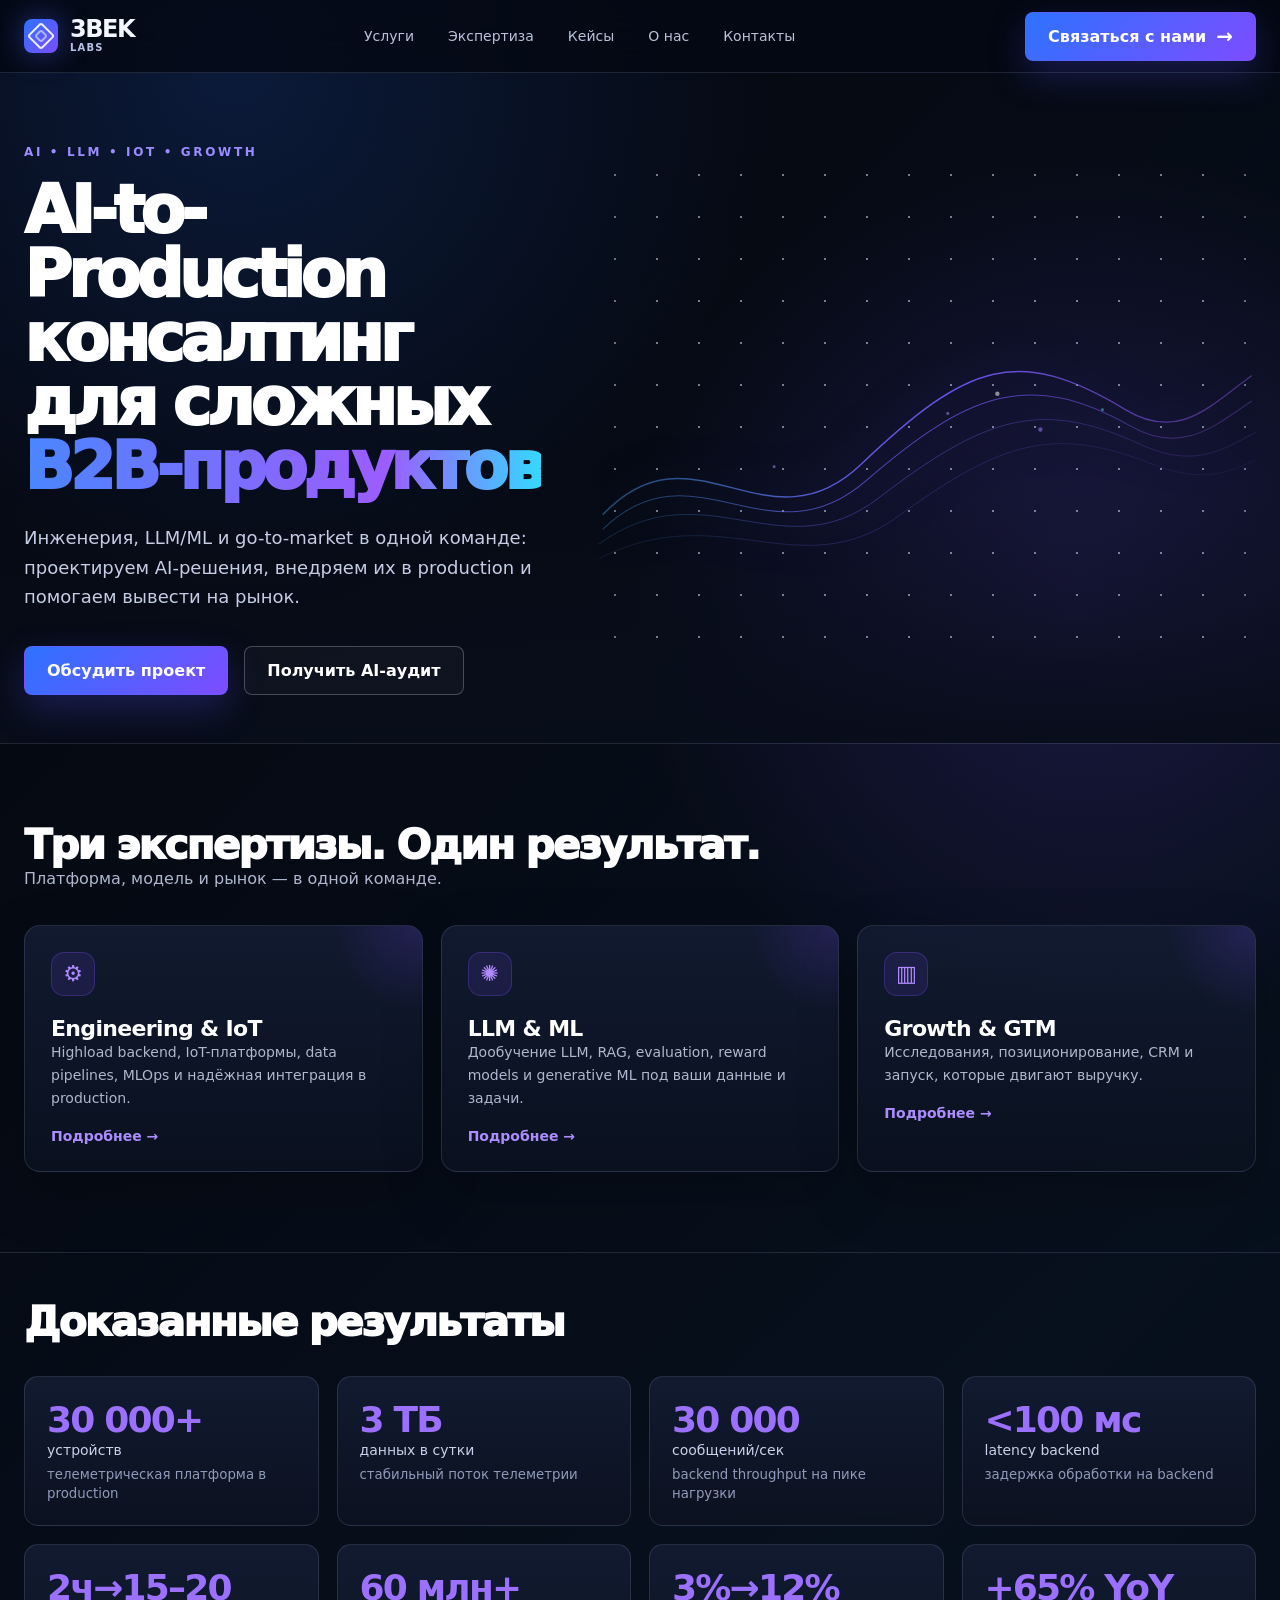
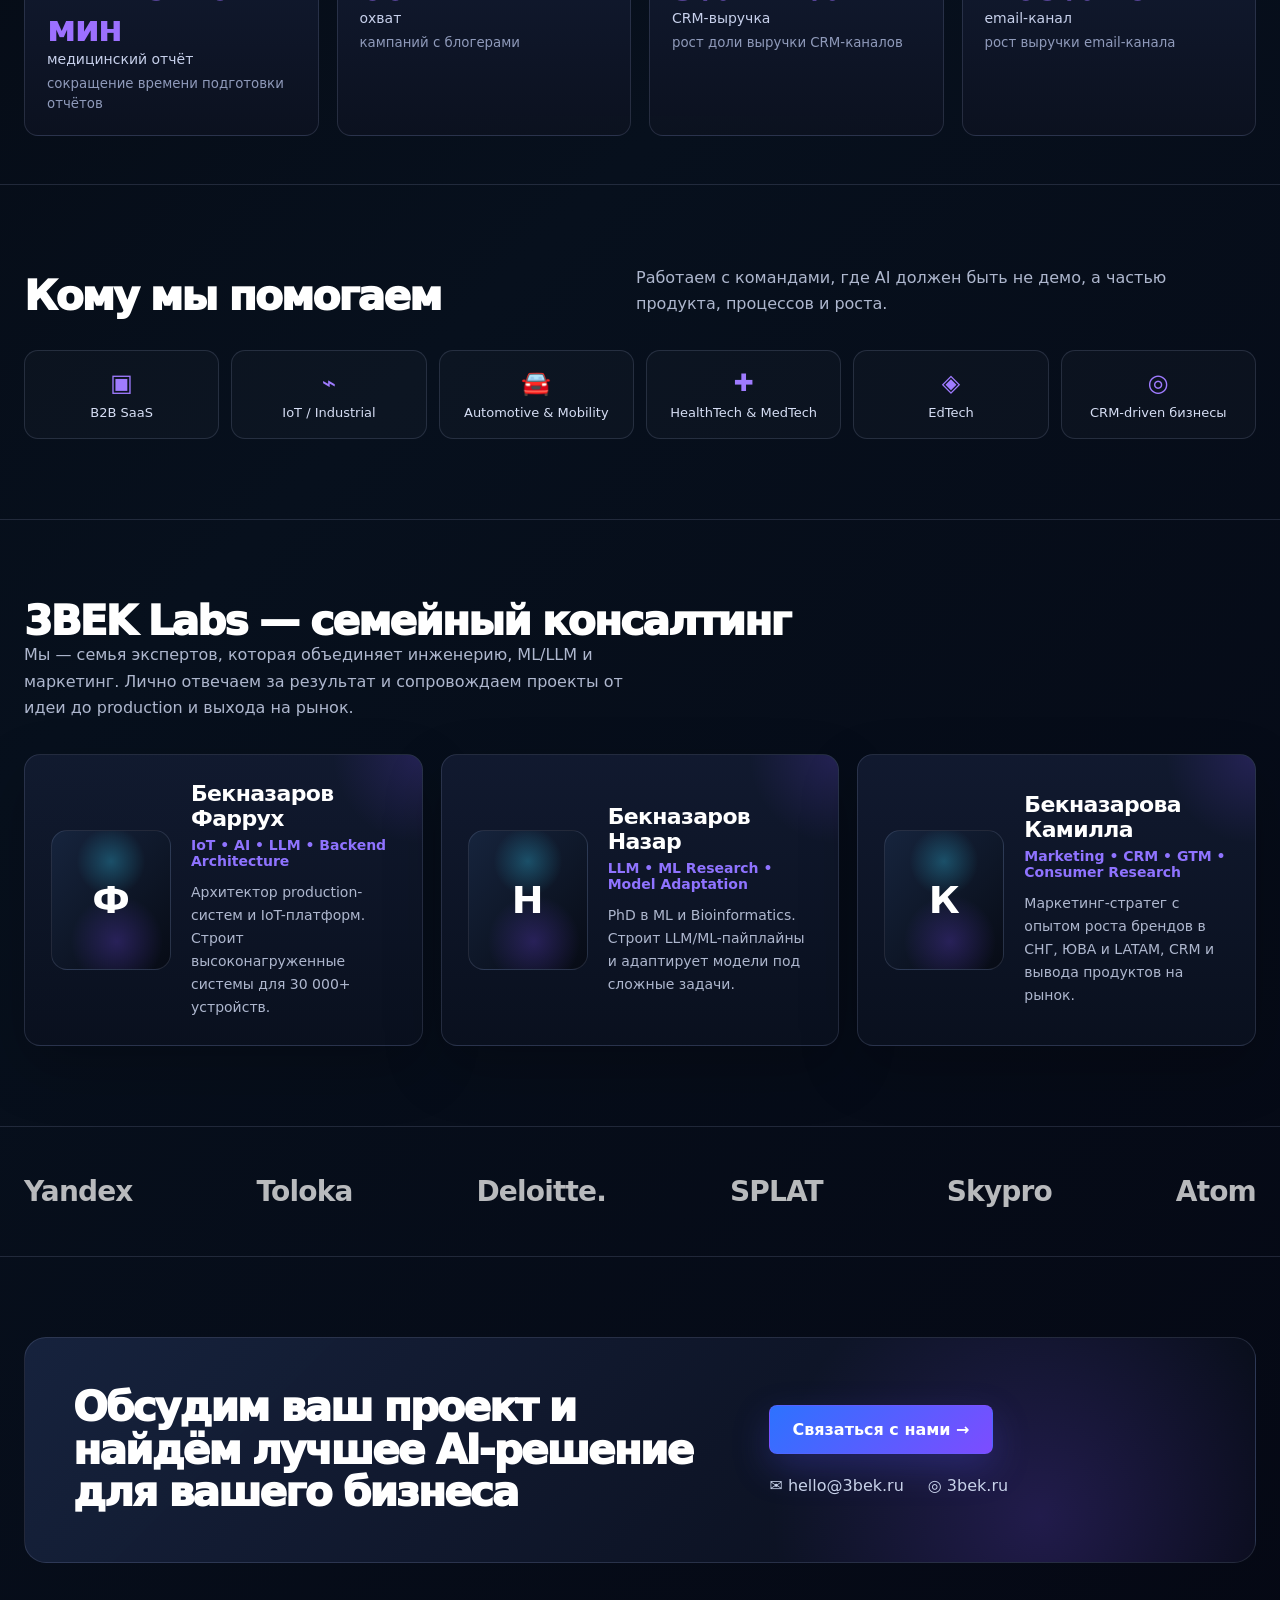
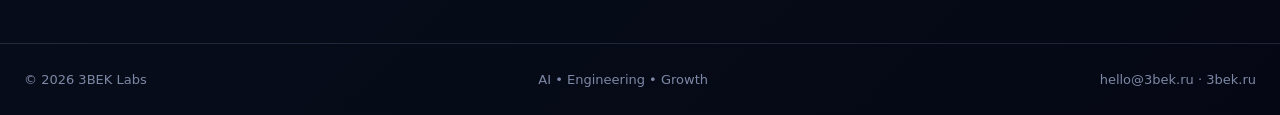
<file: index.html>
<!doctype html>
<html lang="ru">
<head>
  <meta charset="utf-8" />
  <meta name="viewport" content="width=device-width, initial-scale=1" />
  <title>AI-to-Production консалтинг — 3BEK Labs</title>
  <meta name="description" content="3BEK Labs — AI-to-Production консалтинг: инженерия, LLM/ML и go-to-market." />
  <style>

:root{
  --bg:#050812;
  --bg2:#0a1222;
  --panel:#0d1526;
  --panel2:#121b31;
  --line:rgba(154,166,202,.18);
  --line2:rgba(124,87,255,.36);
  --text:#f5f7ff;
  --muted:#aeb7ce;
  --soft:#d7dff7;
  --blue:#2d72ff;
  --violet:#7d4cff;
  --violet2:#9c5cff;
  --cyan:#35d8ff;
  --white:#f6f7fb;
  --ink:#0b1021;
  --ink2:#2d3451;
  --surface:#ffffff;
  --surface2:#f2f4fb;
  --shadow:0 30px 80px rgba(0,0,0,.36);
  --r:24px;
}
*{box-sizing:border-box}
html{scroll-behavior:smooth}
body{
  margin:0;
  font-family:Inter, ui-sans-serif, system-ui, -apple-system, BlinkMacSystemFont, "Segoe UI", Arial, sans-serif;
  color:var(--text);
  background:
    radial-gradient(circle at 18% 2%, rgba(45,114,255,.18), transparent 34rem),
    radial-gradient(circle at 84% 18%, rgba(125,76,255,.18), transparent 28rem),
    linear-gradient(135deg,#04060d,#07101d 52%,#050814);
  font-size:16px;
}
a{color:inherit;text-decoration:none}
p{line-height:1.65;color:var(--muted);margin:0}
img{max-width:100%;display:block}
.container{width:min(1440px, calc(100% - 48px));margin:auto}
.header{
  position:sticky;top:0;z-index:20;
  backdrop-filter:blur(18px);
  background:rgba(5,8,18,.78);
  border-bottom:1px solid var(--line);
}
.nav{height:72px;display:flex;align-items:center;justify-content:space-between;gap:28px}
.logo{display:flex;align-items:center;gap:12px;font-weight:900;letter-spacing:-.06em;text-transform:uppercase;line-height:.86;font-size:24px}
.logo-mark{width:34px;height:34px;border-radius:8px;position:relative;background:linear-gradient(135deg,var(--blue),var(--violet));box-shadow:0 0 30px rgba(84,99,255,.45)}
.logo-mark:before,.logo-mark:after{content:"";position:absolute;inset:7px;border:2px solid rgba(255,255,255,.9);transform:rotate(45deg);border-radius:3px}
.logo-mark:after{inset:12px;opacity:.6}
.logo small{display:block;font-size:10px;letter-spacing:.12em;color:#b9c4e8;margin-top:4px}
.nav-links{display:flex;align-items:center;gap:34px;font-size:14px;color:#dce4ff}
.nav-links a{opacity:.84}.nav-links a:hover{opacity:1;color:white}
.btn{display:inline-flex;align-items:center;justify-content:center;gap:10px;border:1px solid var(--line2);padding:14px 22px;border-radius:8px;background:linear-gradient(135deg,var(--blue),var(--violet));color:white;font-weight:800;box-shadow:0 14px 36px rgba(88,83,255,.25);transition:.2s transform,.2s box-shadow}
.btn:hover{transform:translateY(-2px);box-shadow:0 18px 44px rgba(88,83,255,.34)}
.btn.secondary{background:rgba(255,255,255,.03);box-shadow:none;border-color:rgba(255,255,255,.24)}
.btn.dark{background:#0b1021;color:#fff;border-color:#182544;box-shadow:none}
.arrow{font-size:20px;line-height:0}
.hero{position:relative;overflow:hidden;border-bottom:1px solid var(--line)}
.hero .container{position:relative;z-index:2}
.hero-main{min-height:620px;display:grid;grid-template-columns:1fr 1.25fr;align-items:center;gap:50px;padding:72px 0 48px}
.eyebrow{font-size:12px;text-transform:uppercase;letter-spacing:.22em;color:#9d8cff;font-weight:900;margin-bottom:20px}
h1{margin:0;color:white;font-size:clamp(42px,5.1vw,82px);line-height:.98;letter-spacing:-.065em;font-weight:950}
h2{font-size:clamp(30px,3.2vw,54px);line-height:1.04;letter-spacing:-.05em;margin:0;color:white;font-weight:950}
h3{font-size:22px;letter-spacing:-.03em;margin:0;color:white}
.gradient-text{background:linear-gradient(90deg,#4a86ff,#9c5cff 70%,#35d8ff);-webkit-background-clip:text;background-clip:text;color:transparent}
.lead{margin-top:24px;font-size:18px;max-width:690px;color:#c5cde5}
.cta-row{display:flex;gap:16px;flex-wrap:wrap;margin-top:34px}
.visual-card{position:relative;min-height:430px;border-radius:var(--r);overflow:hidden;background:radial-gradient(circle at 55% 50%,rgba(125,76,255,.28),transparent 38%),linear-gradient(135deg,rgba(9,17,36,.85),rgba(2,4,12,.7));border:1px solid var(--line);box-shadow:var(--shadow)}
.visual-card.hero-wave{border:none;background:transparent;box-shadow:none;min-height:500px}
.wave-svg{position:absolute;inset:0;width:100%;height:100%;filter:drop-shadow(0 0 24px rgba(95,78,255,.5))}
.starfield:before{content:"";position:absolute;inset:-20%;opacity:.52;background-image:radial-gradient(#d8e8ff 1px, transparent 1px);background-size:42px 42px;mask-image:linear-gradient(90deg,transparent,black 18%,black 82%,transparent)}
.hero:after{content:"";position:absolute;inset:auto 0 0;height:40%;background:linear-gradient(180deg,transparent,rgba(8,13,26,.95));z-index:1}
.section{padding:80px 0;border-bottom:1px solid var(--line)}
.section.tight{padding:48px 0}
.section-title{display:flex;align-items:end;justify-content:space-between;gap:24px;margin-bottom:32px}.section-title p{max-width:620px}
.cards{display:grid;gap:18px}.cards.cols-3{grid-template-columns:repeat(3,1fr)}.cards.cols-4{grid-template-columns:repeat(4,1fr)}.cards.cols-6{grid-template-columns:repeat(6,1fr)}
.dark-card{background:linear-gradient(180deg,rgba(18,27,49,.94),rgba(10,17,31,.94));border:1px solid var(--line);border-radius:16px;padding:26px;position:relative;overflow:hidden;box-shadow:0 22px 58px rgba(0,0,0,.22)}
.dark-card:after{content:"";position:absolute;right:-90px;top:-90px;width:180px;height:180px;background:radial-gradient(circle,rgba(125,76,255,.18),transparent 70%)}
.icon{width:44px;height:44px;border-radius:13px;display:grid;place-items:center;background:rgba(125,76,255,.12);border:1px solid rgba(125,76,255,.28);font-size:22px;color:#b18aff;margin-bottom:20px}
.dark-card p{font-size:14px}.link-more{display:inline-flex;margin-top:18px;color:#ad8cff;font-weight:800;font-size:14px}.metrics{display:grid;grid-template-columns:repeat(4,1fr);gap:18px}.metric{background:linear-gradient(180deg,rgba(18,27,49,.96),rgba(12,18,32,.94));border:1px solid var(--line);border-radius:14px;padding:22px}.metric b{display:block;font-size:36px;letter-spacing:-.05em;color:#9c70ff}.metric span{font-size:14px;color:#c7d0eb}.metric small{display:block;color:#8f9aba;margin-top:6px;line-height:1.45}
.audience{display:grid;grid-template-columns:repeat(6,1fr);gap:12px}.audience .chip{padding:18px 10px;text-align:center;border:1px solid var(--line);border-radius:14px;background:rgba(255,255,255,.025);font-size:13px;color:#d6def4}.chip-icon{font-size:24px;display:block;margin-bottom:8px;color:#9f7bff}
.team-grid{display:grid;grid-template-columns:repeat(3,1fr);gap:18px}.person{display:grid;grid-template-columns:120px 1fr;gap:20px;align-items:center}.avatar{width:120px;height:140px;border-radius:16px;background:linear-gradient(135deg,#16243d,#070b15);border:1px solid var(--line);position:relative;overflow:hidden;display:grid;place-items:center;color:white;font-size:38px;font-weight:900}.avatar:before{content:"";position:absolute;inset:0;background:radial-gradient(circle at 50% 22%,rgba(53,216,255,.28),transparent 28%),radial-gradient(circle at 55% 80%,rgba(125,76,255,.25),transparent 36%)}.avatar span{position:relative;z-index:2}.role{color:#8f73ff;font-weight:900;font-size:14px;margin:6px 0 12px}.person p{font-size:14px}.logos{display:flex;justify-content:space-between;align-items:center;gap:28px;opacity:.78;font-size:28px;font-weight:900;letter-spacing:-.03em;color:#e7ebfa;filter:grayscale(1)}
.footer-cta{display:grid;grid-template-columns:1.2fr .8fr;gap:40px;align-items:center;border:1px solid var(--line);background:linear-gradient(135deg,rgba(24,36,64,.92),rgba(8,12,24,.95));padding:48px;border-radius:22px;position:relative;overflow:hidden}.footer-cta:after{content:"";position:absolute;right:-10%;bottom:-60%;width:55%;height:160%;background:radial-gradient(circle,rgba(125,76,255,.2),transparent 70%)}.footer-cta>*{position:relative;z-index:2}.contacts{display:flex;gap:24px;align-items:center;flex-wrap:wrap;color:#c8d2ea}.footer{padding:28px 0;color:#7d88a6;font-size:13px}.footer .container{display:flex;justify-content:space-between;gap:24px;flex-wrap:wrap}
.light-wrap{background:var(--surface);color:var(--ink);border-bottom:1px solid #dfe4f0}.light-wrap h2,.light-wrap h3{color:var(--ink)}.light-wrap p{color:#59627b}.light-section{padding:70px 0}.light-grid{display:grid;gap:18px}.light-grid.cols-2{grid-template-columns:repeat(2,1fr)}.light-grid.cols-3{grid-template-columns:repeat(3,1fr)}.light-grid.cols-4{grid-template-columns:repeat(4,1fr)}.light-card{border:1px solid #dfe4f0;border-radius:16px;padding:24px;background:#fff;box-shadow:0 12px 35px rgba(19,31,62,.06)}.light-card .icon{background:#f0edff;color:#7658ff}.light-card ul,.checklist{list-style:none;padding:0;margin:18px 0 0;display:grid;gap:10px;color:#59627b}.light-card li,.checklist li{position:relative;padding-left:26px}.light-card li:before,.checklist li:before{content:"✓";position:absolute;left:0;color:#674bff;font-weight:900}.subhero{min-height:420px;display:grid;grid-template-columns:1fr 1fr;align-items:center;gap:52px;padding:64px 0}.subhero h1{font-size:clamp(38px,4vw,68px)}.subhero-visual{height:330px;border-radius:22px;position:relative;overflow:hidden;border:1px solid var(--line);background:linear-gradient(135deg,rgba(17,26,47,.95),rgba(5,9,20,.9));box-shadow:var(--shadow)}
.dark-bottom{background:var(--bg);padding:38px 0}.mini-cta{display:flex;justify-content:space-between;gap:24px;align-items:center}.mini-cta h3{font-size:20px}.proof-row{display:grid;grid-template-columns:repeat(4,1fr);gap:16px}.proof{background:#eef1fb;border-radius:14px;padding:22px}.proof b{font-size:26px;display:block;color:#6f4fff;letter-spacing:-.04em}.proof small{display:block;color:#59627b;margin-top:6px}.process{counter-reset:step;display:grid;gap:14px}.process-item{counter-increment:step;display:grid;grid-template-columns:54px 1fr;gap:18px;align-items:start}.process-item:before{content:counter(step, decimal-leading-zero);display:grid;place-items:center;width:48px;height:48px;border-radius:14px;background:#f0edff;color:#674bff;font-weight:900}.before-after{display:grid;grid-template-columns:repeat(2,1fr);gap:18px}.scenario{display:flex;align-items:center;gap:14px}.scenario .small-icon{width:42px;height:42px;border-radius:12px;background:#f0edff;display:grid;place-items:center;color:#684dff;font-size:20px;flex:0 0 auto}.hero-blueprint{background-image:linear-gradient(rgba(125,76,255,.1) 1px, transparent 1px),linear-gradient(90deg,rgba(125,76,255,.1) 1px, transparent 1px);background-size:32px 32px}.hero-blueprint:after{content:"";position:absolute;inset:0;background:radial-gradient(circle at 65% 35%,rgba(45,114,255,.25),transparent 42%)}
.radar{position:absolute;inset:0;background:radial-gradient(circle at 55% 50%,rgba(125,76,255,.24),transparent 3%,transparent 7%,rgba(125,76,255,.2) 7.2%,transparent 7.6%,transparent 18%,rgba(125,76,255,.16) 18.2%,transparent 18.6%,transparent 30%,rgba(125,76,255,.14) 30.2%,transparent 30.6%,transparent 42%,rgba(125,76,255,.12) 42.2%,transparent 42.6%),linear-gradient(90deg,transparent 54.8%,rgba(125,76,255,.55) 55%,transparent 55.2%),linear-gradient(0deg,transparent 49.8%,rgba(125,76,255,.38) 50%,transparent 50.2%)}.radar:before{content:"";position:absolute;left:55%;top:50%;width:46%;height:2px;background:linear-gradient(90deg,rgba(125,76,255,.9),transparent);transform-origin:left;animation:scan 7s linear infinite}.radar-dot{position:absolute;width:12px;height:12px;border-radius:50%;background:#a78bff;box-shadow:0 0 20px #a78bff}.d1{left:52%;top:24%}.d2{left:72%;top:49%}.d3{left:43%;top:68%}.d4{left:62%;top:63%}@keyframes scan{to{transform:rotate(360deg)}}
.brain{position:absolute;inset:0;background:radial-gradient(circle at 52% 45%,rgba(125,76,255,.28),transparent 40%)}.brain svg,.iso svg,.dashboard svg,.health svg,.car svg{position:absolute;inset:0;width:100%;height:100%}.iso{position:absolute;inset:0;background-image:linear-gradient(rgba(68,115,255,.1) 1px,transparent 1px),linear-gradient(90deg,rgba(68,115,255,.1) 1px,transparent 1px);background-size:26px 26px}.dashboard{position:absolute;inset:0;background:radial-gradient(circle at 70% 20%,rgba(125,76,255,.25),transparent 34%)}.car{position:absolute;inset:0;background:radial-gradient(circle at 60% 48%,rgba(45,114,255,.22),transparent 40%)}.health{position:absolute;inset:0;background:radial-gradient(circle at 68% 38%,rgba(53,216,255,.18),transparent 40%)}
.service-strip{display:grid;grid-template-columns:repeat(6,1fr);gap:10px}.service-mini{text-align:center;padding:20px 10px}.service-mini .icon{margin:0 auto 12px;width:38px;height:38px;font-size:18px}.stats-band{padding:46px 0;background:#0b1120;border-top:1px solid var(--line);border-bottom:1px solid var(--line)}
.board-link{display:inline-flex;gap:8px;align-items:center;color:#bda8ff;font-weight:800}
@media (max-width:1100px){.hero-main,.subhero{grid-template-columns:1fr}.cards.cols-4,.metrics,.proof-row{grid-template-columns:repeat(2,1fr)}.audience,.cards.cols-6{grid-template-columns:repeat(3,1fr)}.team-grid{grid-template-columns:1fr}.person{grid-template-columns:90px 1fr}.avatar{width:90px;height:110px}.logos{font-size:20px;flex-wrap:wrap}.light-grid.cols-4{grid-template-columns:repeat(2,1fr)}}
@media (max-width:760px){.container{width:min(100% - 28px,1440px)}.nav{height:auto;padding:16px 0;align-items:flex-start}.nav-links{display:none}.hero-main{padding:52px 0 34px;min-height:auto}.visual-card.hero-wave{min-height:280px}h1{font-size:42px}.lead{font-size:16px}.cards.cols-3,.cards.cols-4,.metrics,.proof-row,.audience,.light-grid.cols-2,.light-grid.cols-3,.light-grid.cols-4,.before-after{grid-template-columns:1fr}.footer-cta,.mini-cta{grid-template-columns:1fr;display:grid}.section,.light-section{padding:52px 0}.subhero-visual{height:260px}.service-strip{grid-template-columns:repeat(2,1fr)}}

</style>
  <meta name="3bek-build" content="v3-standalone-inline-assets" />
</head>
<body class="">

<header class="header">
  <div class="container nav">
    <a class="logo" href="index.html" aria-label="3BEK Labs">
      <span class="logo-mark"></span><span>3BEK<br><small>Labs</small></span>
    </a>
    <nav class="nav-links">
      <a href="index.html#services">Услуги</a>
      <a href="index.html#expertise">Экспертиза</a>
      <a href="cases.html">Кейсы</a>
      <a href="index.html#team">О нас</a>
      <a href="index.html#contacts">Контакты</a>
    </nav>
    <a class="btn" href="mailto:hello@3bek.ru">Связаться с нами <span class="arrow">→</span></a>
  </div>
</header>


<main>
<section class="hero">
  <div class="container hero-main">
    <div>
      <div class="eyebrow">AI • LLM • IoT • Growth</div>
      <h1>AI-to-Production консалтинг для сложных <span class="gradient-text">B2B-продуктов</span></h1>
      <p class="lead">Инженерия, LLM/ML и go-to-market в одной команде: проектируем AI-решения, внедряем их в production и помогаем вывести на рынок.</p>
      <div class="cta-row"><a class="btn" href="mailto:hello@3bek.ru">Обсудить проект</a><a class="btn secondary" href="ai-audit.html">Получить AI-аудит</a></div>
    </div>

<div class="visual-card hero-wave starfield" aria-hidden="true">
  <svg class="wave-svg" viewBox="0 0 900 520" fill="none" xmlns="http://www.w3.org/2000/svg">
    <defs>
      <linearGradient id="g1" x1="0" y1="0" x2="900" y2="520" gradientUnits="userSpaceOnUse">
        <stop stop-color="#35D8FF" stop-opacity=".1"/><stop offset=".5" stop-color="#725CFF"/><stop offset="1" stop-color="#B05CFF" stop-opacity=".15"/>
      </linearGradient>
    </defs>
    <g opacity=".9">
      <path d="M5 390C128 258 230 444 359 321C505 182 573 156 722 246C797 291 841 237 895 199" stroke="url(#g1)" stroke-width="2"/>
      <path d="M5 410C130 289 232 458 365 344C506 222 590 190 728 268C803 311 850 262 895 234" stroke="url(#g1)" stroke-width="1.4" opacity=".78"/>
      <path d="M0 430C144 325 251 469 383 367C528 256 605 230 741 293C817 328 855 300 900 277" stroke="url(#g1)" stroke-width="1.1" opacity=".55"/>
      <path d="M0 450C166 365 276 490 410 392C553 288 625 268 757 320C830 349 865 330 900 315" stroke="url(#g1)" stroke-width=".9" opacity=".4"/>
    </g>
    <g opacity=".52">
      <circle cx="240" cy="324" r="2" fill="#90A9FF"/><circle cx="478" cy="251" r="2" fill="#B894FF"/><circle cx="690" cy="246" r="2" fill="#35D8FF"/>
      <circle cx="546" cy="224" r="3" fill="#FFF"/><circle cx="605" cy="273" r="3" fill="#9F7BFF"/>
    </g>
  </svg>
</div>
  </div>
</section>
<section class="section" id="expertise">
  <div class="container">
    <div class="section-title"><div><h2>Три экспертизы. Один результат.</h2><p>Платформа, модель и рынок — в одной команде.</p></div></div>
    <div class="cards cols-3">
      <article class="dark-card"><div class="icon">⚙</div><h3>Engineering & IoT</h3><p>Highload backend, IoT-платформы, data pipelines, MLOps и надёжная интеграция в production.</p><a class="link-more" href="production-ai-iot.html">Подробнее →</a></article>
      <article class="dark-card"><div class="icon">✺</div><h3>LLM & ML</h3><p>Дообучение LLM, RAG, evaluation, reward models и generative ML под ваши данные и задачи.</p><a class="link-more" href="llm-model-adaptation.html">Подробнее →</a></article>
      <article class="dark-card"><div class="icon">▥</div><h3>Growth & GTM</h3><p>Исследования, позиционирование, CRM и запуск, которые двигают выручку.</p><a class="link-more" href="gtm-marketing.html">Подробнее →</a></article>
    </div>
  </div>
</section>
<section class="section tight">
  <div class="container">
    <div class="section-title"><h2>Доказанные результаты</h2></div>
    <div class="metrics">
      <div class="metric"><b>30 000+</b><span>устройств</span><small>телеметрическая платформа в production</small></div>
      <div class="metric"><b>3 ТБ</b><span>данных в сутки</span><small>стабильный поток телеметрии</small></div>
      <div class="metric"><b>30 000</b><span>сообщений/сек</span><small>backend throughput на пике нагрузки</small></div>
      <div class="metric"><b>&lt;100 мс</b><span>latency backend</span><small>задержка обработки на backend</small></div>
      <div class="metric"><b>2ч→15–20 мин</b><span>медицинский отчёт</span><small>сокращение времени подготовки отчётов</small></div>
      <div class="metric"><b>60 млн+</b><span>охват</span><small>кампаний с блогерами</small></div>
      <div class="metric"><b>3%→12%</b><span>CRM-выручка</span><small>рост доли выручки CRM-каналов</small></div>
      <div class="metric"><b>+65% YoY</b><span>email-канал</span><small>рост выручки email-канала</small></div>
    </div>
  </div>
</section>
<section class="section" id="services">
  <div class="container">
    <div class="section-title"><h2>Кому мы помогаем</h2><p>Работаем с командами, где AI должен быть не демо, а частью продукта, процессов и роста.</p></div>
    <div class="audience">
      <div class="chip"><span class="chip-icon">▣</span>B2B SaaS</div><div class="chip"><span class="chip-icon">⌁</span>IoT / Industrial</div><div class="chip"><span class="chip-icon">🚘</span>Automotive & Mobility</div><div class="chip"><span class="chip-icon">✚</span>HealthTech & MedTech</div><div class="chip"><span class="chip-icon">◈</span>EdTech</div><div class="chip"><span class="chip-icon">◎</span>CRM-driven бизнесы</div>
    </div>
  </div>
</section>
<section class="section" id="team">
  <div class="container">
    <div class="section-title"><div><h2>3BEK Labs — семейный консалтинг</h2><p>Мы — семья экспертов, которая объединяет инженерию, ML/LLM и маркетинг. Лично отвечаем за результат и сопровождаем проекты от идеи до production и выхода на рынок.</p></div></div>
    <div class="team-grid">
      <article class="dark-card person"><div class="avatar"><span>Ф</span></div><div><h3>Бекназаров Фаррух</h3><div class="role">IoT • AI • LLM • Backend Architecture</div><p>Архитектор production-систем и IoT-платформ. Строит высоконагруженные системы для 30 000+ устройств.</p></div></article>
      <article class="dark-card person"><div class="avatar"><span>Н</span></div><div><h3>Бекназаров Назар</h3><div class="role">LLM • ML Research • Model Adaptation</div><p>PhD в ML и Bioinformatics. Строит LLM/ML-пайплайны и адаптирует модели под сложные задачи.</p></div></article>
      <article class="dark-card person"><div class="avatar"><span>К</span></div><div><h3>Бекназарова Камилла</h3><div class="role">Marketing • CRM • GTM • Consumer Research</div><p>Маркетинг-стратег с опытом роста брендов в СНГ, ЮВА и LATAM, CRM и вывода продуктов на рынок.</p></div></article>
    </div>
  </div>
</section>
<section class="section tight">
  <div class="container logos"><span>Yandex</span><span>Toloka</span><span>Deloitte.</span><span>SPLAT</span><span>Skypro</span><span>Atom</span></div>
</section>
<section class="section" id="contacts">
  <div class="container footer-cta">
    <h2>Обсудим ваш проект и найдём лучшее AI-решение для вашего бизнеса</h2>
    <div><a class="btn" href="mailto:hello@3bek.ru">Связаться с нами →</a><div class="contacts" style="margin-top:22px"><span>✉ hello@3bek.ru</span><span>◎ 3bek.ru</span></div></div>
  </div>
</section>
</main>


<footer class="footer">
  <div class="container">
    <span>© <span data-year></span> 3BEK Labs</span>
    <span>AI • Engineering • Growth</span>
    <span>hello@3bek.ru · 3bek.ru</span>
  </div>
</footer>
<script>
document.querySelectorAll('[data-year]').forEach(el=>el.textContent=new Date().getFullYear());
</script>

</body>
</html>
</file>
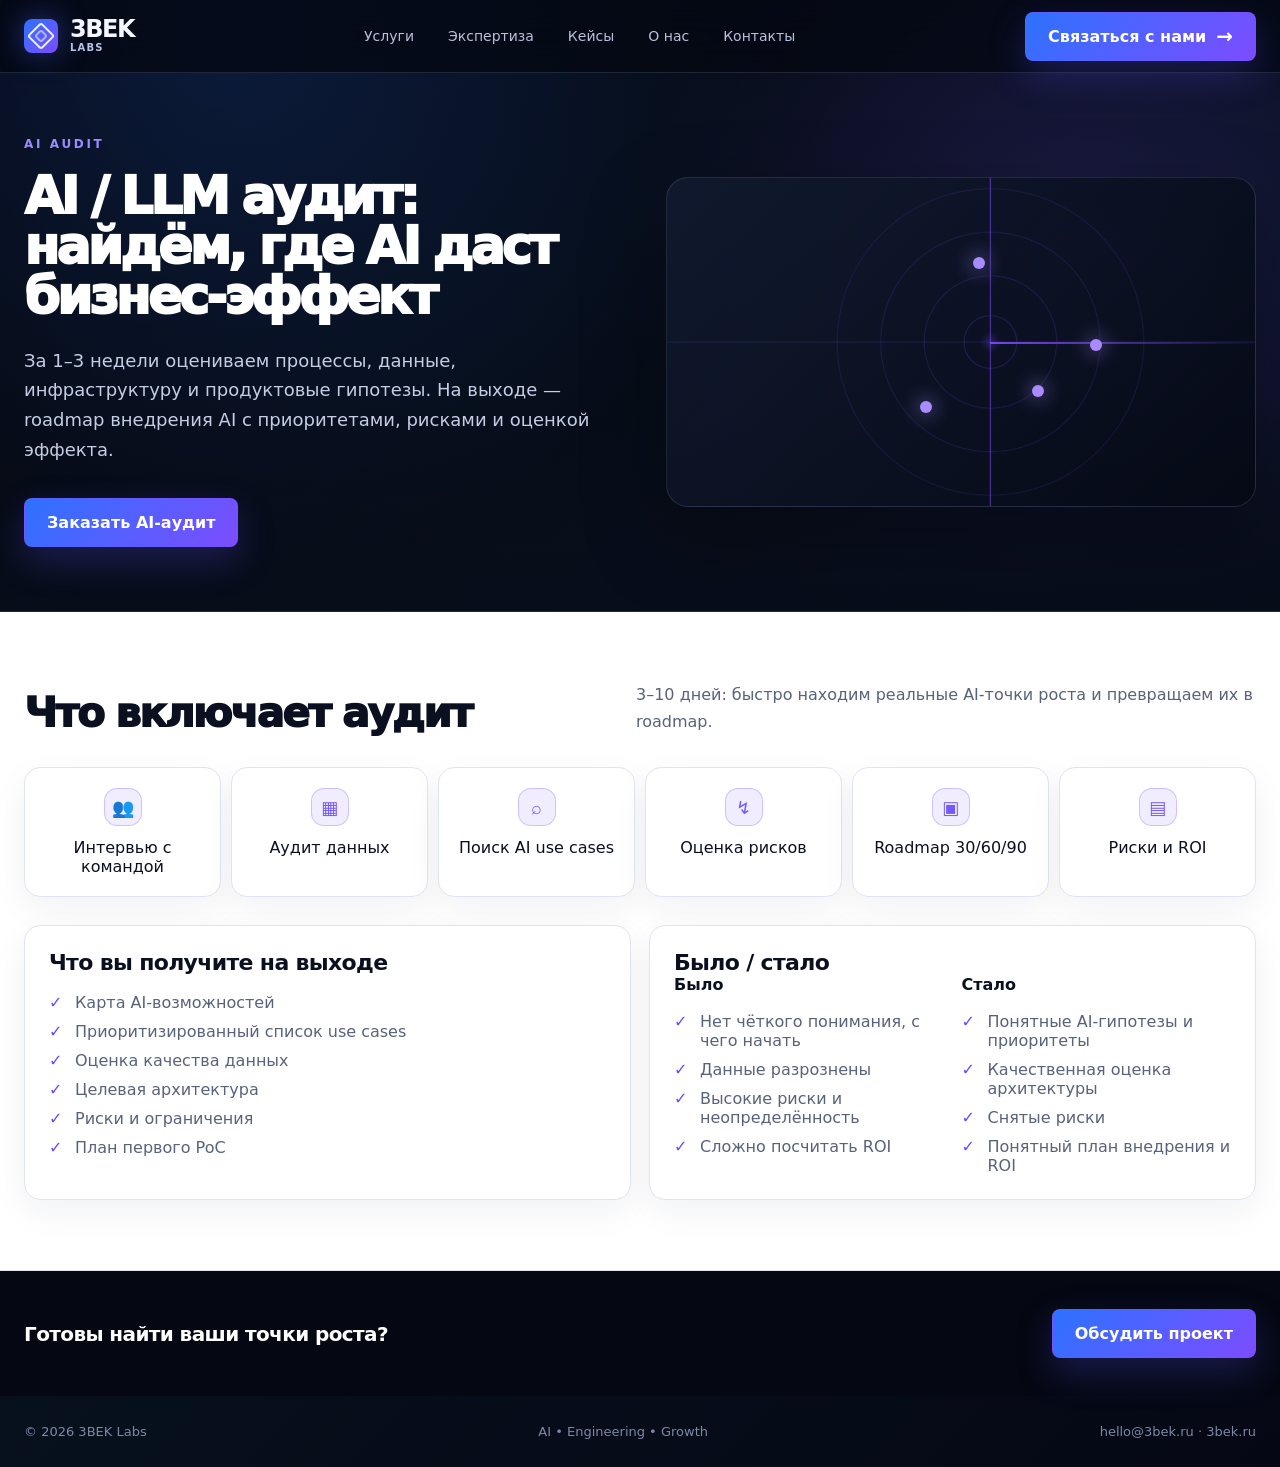
<file: ai-audit.html>
<!doctype html>
<html lang="ru">
<head>
  <meta charset="utf-8" />
  <meta name="viewport" content="width=device-width, initial-scale=1" />
  <title>AI / LLM аудит — 3BEK Labs</title>
  <meta name="description" content="3BEK Labs — AI-to-Production консалтинг: инженерия, LLM/ML и go-to-market." />
  <style>

:root{
  --bg:#050812;
  --bg2:#0a1222;
  --panel:#0d1526;
  --panel2:#121b31;
  --line:rgba(154,166,202,.18);
  --line2:rgba(124,87,255,.36);
  --text:#f5f7ff;
  --muted:#aeb7ce;
  --soft:#d7dff7;
  --blue:#2d72ff;
  --violet:#7d4cff;
  --violet2:#9c5cff;
  --cyan:#35d8ff;
  --white:#f6f7fb;
  --ink:#0b1021;
  --ink2:#2d3451;
  --surface:#ffffff;
  --surface2:#f2f4fb;
  --shadow:0 30px 80px rgba(0,0,0,.36);
  --r:24px;
}
*{box-sizing:border-box}
html{scroll-behavior:smooth}
body{
  margin:0;
  font-family:Inter, ui-sans-serif, system-ui, -apple-system, BlinkMacSystemFont, "Segoe UI", Arial, sans-serif;
  color:var(--text);
  background:
    radial-gradient(circle at 18% 2%, rgba(45,114,255,.18), transparent 34rem),
    radial-gradient(circle at 84% 18%, rgba(125,76,255,.18), transparent 28rem),
    linear-gradient(135deg,#04060d,#07101d 52%,#050814);
  font-size:16px;
}
a{color:inherit;text-decoration:none}
p{line-height:1.65;color:var(--muted);margin:0}
img{max-width:100%;display:block}
.container{width:min(1440px, calc(100% - 48px));margin:auto}
.header{
  position:sticky;top:0;z-index:20;
  backdrop-filter:blur(18px);
  background:rgba(5,8,18,.78);
  border-bottom:1px solid var(--line);
}
.nav{height:72px;display:flex;align-items:center;justify-content:space-between;gap:28px}
.logo{display:flex;align-items:center;gap:12px;font-weight:900;letter-spacing:-.06em;text-transform:uppercase;line-height:.86;font-size:24px}
.logo-mark{width:34px;height:34px;border-radius:8px;position:relative;background:linear-gradient(135deg,var(--blue),var(--violet));box-shadow:0 0 30px rgba(84,99,255,.45)}
.logo-mark:before,.logo-mark:after{content:"";position:absolute;inset:7px;border:2px solid rgba(255,255,255,.9);transform:rotate(45deg);border-radius:3px}
.logo-mark:after{inset:12px;opacity:.6}
.logo small{display:block;font-size:10px;letter-spacing:.12em;color:#b9c4e8;margin-top:4px}
.nav-links{display:flex;align-items:center;gap:34px;font-size:14px;color:#dce4ff}
.nav-links a{opacity:.84}.nav-links a:hover{opacity:1;color:white}
.btn{display:inline-flex;align-items:center;justify-content:center;gap:10px;border:1px solid var(--line2);padding:14px 22px;border-radius:8px;background:linear-gradient(135deg,var(--blue),var(--violet));color:white;font-weight:800;box-shadow:0 14px 36px rgba(88,83,255,.25);transition:.2s transform,.2s box-shadow}
.btn:hover{transform:translateY(-2px);box-shadow:0 18px 44px rgba(88,83,255,.34)}
.btn.secondary{background:rgba(255,255,255,.03);box-shadow:none;border-color:rgba(255,255,255,.24)}
.btn.dark{background:#0b1021;color:#fff;border-color:#182544;box-shadow:none}
.arrow{font-size:20px;line-height:0}
.hero{position:relative;overflow:hidden;border-bottom:1px solid var(--line)}
.hero .container{position:relative;z-index:2}
.hero-main{min-height:620px;display:grid;grid-template-columns:1fr 1.25fr;align-items:center;gap:50px;padding:72px 0 48px}
.eyebrow{font-size:12px;text-transform:uppercase;letter-spacing:.22em;color:#9d8cff;font-weight:900;margin-bottom:20px}
h1{margin:0;color:white;font-size:clamp(42px,5.1vw,82px);line-height:.98;letter-spacing:-.065em;font-weight:950}
h2{font-size:clamp(30px,3.2vw,54px);line-height:1.04;letter-spacing:-.05em;margin:0;color:white;font-weight:950}
h3{font-size:22px;letter-spacing:-.03em;margin:0;color:white}
.gradient-text{background:linear-gradient(90deg,#4a86ff,#9c5cff 70%,#35d8ff);-webkit-background-clip:text;background-clip:text;color:transparent}
.lead{margin-top:24px;font-size:18px;max-width:690px;color:#c5cde5}
.cta-row{display:flex;gap:16px;flex-wrap:wrap;margin-top:34px}
.visual-card{position:relative;min-height:430px;border-radius:var(--r);overflow:hidden;background:radial-gradient(circle at 55% 50%,rgba(125,76,255,.28),transparent 38%),linear-gradient(135deg,rgba(9,17,36,.85),rgba(2,4,12,.7));border:1px solid var(--line);box-shadow:var(--shadow)}
.visual-card.hero-wave{border:none;background:transparent;box-shadow:none;min-height:500px}
.wave-svg{position:absolute;inset:0;width:100%;height:100%;filter:drop-shadow(0 0 24px rgba(95,78,255,.5))}
.starfield:before{content:"";position:absolute;inset:-20%;opacity:.52;background-image:radial-gradient(#d8e8ff 1px, transparent 1px);background-size:42px 42px;mask-image:linear-gradient(90deg,transparent,black 18%,black 82%,transparent)}
.hero:after{content:"";position:absolute;inset:auto 0 0;height:40%;background:linear-gradient(180deg,transparent,rgba(8,13,26,.95));z-index:1}
.section{padding:80px 0;border-bottom:1px solid var(--line)}
.section.tight{padding:48px 0}
.section-title{display:flex;align-items:end;justify-content:space-between;gap:24px;margin-bottom:32px}.section-title p{max-width:620px}
.cards{display:grid;gap:18px}.cards.cols-3{grid-template-columns:repeat(3,1fr)}.cards.cols-4{grid-template-columns:repeat(4,1fr)}.cards.cols-6{grid-template-columns:repeat(6,1fr)}
.dark-card{background:linear-gradient(180deg,rgba(18,27,49,.94),rgba(10,17,31,.94));border:1px solid var(--line);border-radius:16px;padding:26px;position:relative;overflow:hidden;box-shadow:0 22px 58px rgba(0,0,0,.22)}
.dark-card:after{content:"";position:absolute;right:-90px;top:-90px;width:180px;height:180px;background:radial-gradient(circle,rgba(125,76,255,.18),transparent 70%)}
.icon{width:44px;height:44px;border-radius:13px;display:grid;place-items:center;background:rgba(125,76,255,.12);border:1px solid rgba(125,76,255,.28);font-size:22px;color:#b18aff;margin-bottom:20px}
.dark-card p{font-size:14px}.link-more{display:inline-flex;margin-top:18px;color:#ad8cff;font-weight:800;font-size:14px}.metrics{display:grid;grid-template-columns:repeat(4,1fr);gap:18px}.metric{background:linear-gradient(180deg,rgba(18,27,49,.96),rgba(12,18,32,.94));border:1px solid var(--line);border-radius:14px;padding:22px}.metric b{display:block;font-size:36px;letter-spacing:-.05em;color:#9c70ff}.metric span{font-size:14px;color:#c7d0eb}.metric small{display:block;color:#8f9aba;margin-top:6px;line-height:1.45}
.audience{display:grid;grid-template-columns:repeat(6,1fr);gap:12px}.audience .chip{padding:18px 10px;text-align:center;border:1px solid var(--line);border-radius:14px;background:rgba(255,255,255,.025);font-size:13px;color:#d6def4}.chip-icon{font-size:24px;display:block;margin-bottom:8px;color:#9f7bff}
.team-grid{display:grid;grid-template-columns:repeat(3,1fr);gap:18px}.person{display:grid;grid-template-columns:120px 1fr;gap:20px;align-items:center}.avatar{width:120px;height:140px;border-radius:16px;background:linear-gradient(135deg,#16243d,#070b15);border:1px solid var(--line);position:relative;overflow:hidden;display:grid;place-items:center;color:white;font-size:38px;font-weight:900}.avatar:before{content:"";position:absolute;inset:0;background:radial-gradient(circle at 50% 22%,rgba(53,216,255,.28),transparent 28%),radial-gradient(circle at 55% 80%,rgba(125,76,255,.25),transparent 36%)}.avatar span{position:relative;z-index:2}.role{color:#8f73ff;font-weight:900;font-size:14px;margin:6px 0 12px}.person p{font-size:14px}.logos{display:flex;justify-content:space-between;align-items:center;gap:28px;opacity:.78;font-size:28px;font-weight:900;letter-spacing:-.03em;color:#e7ebfa;filter:grayscale(1)}
.footer-cta{display:grid;grid-template-columns:1.2fr .8fr;gap:40px;align-items:center;border:1px solid var(--line);background:linear-gradient(135deg,rgba(24,36,64,.92),rgba(8,12,24,.95));padding:48px;border-radius:22px;position:relative;overflow:hidden}.footer-cta:after{content:"";position:absolute;right:-10%;bottom:-60%;width:55%;height:160%;background:radial-gradient(circle,rgba(125,76,255,.2),transparent 70%)}.footer-cta>*{position:relative;z-index:2}.contacts{display:flex;gap:24px;align-items:center;flex-wrap:wrap;color:#c8d2ea}.footer{padding:28px 0;color:#7d88a6;font-size:13px}.footer .container{display:flex;justify-content:space-between;gap:24px;flex-wrap:wrap}
.light-wrap{background:var(--surface);color:var(--ink);border-bottom:1px solid #dfe4f0}.light-wrap h2,.light-wrap h3{color:var(--ink)}.light-wrap p{color:#59627b}.light-section{padding:70px 0}.light-grid{display:grid;gap:18px}.light-grid.cols-2{grid-template-columns:repeat(2,1fr)}.light-grid.cols-3{grid-template-columns:repeat(3,1fr)}.light-grid.cols-4{grid-template-columns:repeat(4,1fr)}.light-card{border:1px solid #dfe4f0;border-radius:16px;padding:24px;background:#fff;box-shadow:0 12px 35px rgba(19,31,62,.06)}.light-card .icon{background:#f0edff;color:#7658ff}.light-card ul,.checklist{list-style:none;padding:0;margin:18px 0 0;display:grid;gap:10px;color:#59627b}.light-card li,.checklist li{position:relative;padding-left:26px}.light-card li:before,.checklist li:before{content:"✓";position:absolute;left:0;color:#674bff;font-weight:900}.subhero{min-height:420px;display:grid;grid-template-columns:1fr 1fr;align-items:center;gap:52px;padding:64px 0}.subhero h1{font-size:clamp(38px,4vw,68px)}.subhero-visual{height:330px;border-radius:22px;position:relative;overflow:hidden;border:1px solid var(--line);background:linear-gradient(135deg,rgba(17,26,47,.95),rgba(5,9,20,.9));box-shadow:var(--shadow)}
.dark-bottom{background:var(--bg);padding:38px 0}.mini-cta{display:flex;justify-content:space-between;gap:24px;align-items:center}.mini-cta h3{font-size:20px}.proof-row{display:grid;grid-template-columns:repeat(4,1fr);gap:16px}.proof{background:#eef1fb;border-radius:14px;padding:22px}.proof b{font-size:26px;display:block;color:#6f4fff;letter-spacing:-.04em}.proof small{display:block;color:#59627b;margin-top:6px}.process{counter-reset:step;display:grid;gap:14px}.process-item{counter-increment:step;display:grid;grid-template-columns:54px 1fr;gap:18px;align-items:start}.process-item:before{content:counter(step, decimal-leading-zero);display:grid;place-items:center;width:48px;height:48px;border-radius:14px;background:#f0edff;color:#674bff;font-weight:900}.before-after{display:grid;grid-template-columns:repeat(2,1fr);gap:18px}.scenario{display:flex;align-items:center;gap:14px}.scenario .small-icon{width:42px;height:42px;border-radius:12px;background:#f0edff;display:grid;place-items:center;color:#684dff;font-size:20px;flex:0 0 auto}.hero-blueprint{background-image:linear-gradient(rgba(125,76,255,.1) 1px, transparent 1px),linear-gradient(90deg,rgba(125,76,255,.1) 1px, transparent 1px);background-size:32px 32px}.hero-blueprint:after{content:"";position:absolute;inset:0;background:radial-gradient(circle at 65% 35%,rgba(45,114,255,.25),transparent 42%)}
.radar{position:absolute;inset:0;background:radial-gradient(circle at 55% 50%,rgba(125,76,255,.24),transparent 3%,transparent 7%,rgba(125,76,255,.2) 7.2%,transparent 7.6%,transparent 18%,rgba(125,76,255,.16) 18.2%,transparent 18.6%,transparent 30%,rgba(125,76,255,.14) 30.2%,transparent 30.6%,transparent 42%,rgba(125,76,255,.12) 42.2%,transparent 42.6%),linear-gradient(90deg,transparent 54.8%,rgba(125,76,255,.55) 55%,transparent 55.2%),linear-gradient(0deg,transparent 49.8%,rgba(125,76,255,.38) 50%,transparent 50.2%)}.radar:before{content:"";position:absolute;left:55%;top:50%;width:46%;height:2px;background:linear-gradient(90deg,rgba(125,76,255,.9),transparent);transform-origin:left;animation:scan 7s linear infinite}.radar-dot{position:absolute;width:12px;height:12px;border-radius:50%;background:#a78bff;box-shadow:0 0 20px #a78bff}.d1{left:52%;top:24%}.d2{left:72%;top:49%}.d3{left:43%;top:68%}.d4{left:62%;top:63%}@keyframes scan{to{transform:rotate(360deg)}}
.brain{position:absolute;inset:0;background:radial-gradient(circle at 52% 45%,rgba(125,76,255,.28),transparent 40%)}.brain svg,.iso svg,.dashboard svg,.health svg,.car svg{position:absolute;inset:0;width:100%;height:100%}.iso{position:absolute;inset:0;background-image:linear-gradient(rgba(68,115,255,.1) 1px,transparent 1px),linear-gradient(90deg,rgba(68,115,255,.1) 1px,transparent 1px);background-size:26px 26px}.dashboard{position:absolute;inset:0;background:radial-gradient(circle at 70% 20%,rgba(125,76,255,.25),transparent 34%)}.car{position:absolute;inset:0;background:radial-gradient(circle at 60% 48%,rgba(45,114,255,.22),transparent 40%)}.health{position:absolute;inset:0;background:radial-gradient(circle at 68% 38%,rgba(53,216,255,.18),transparent 40%)}
.service-strip{display:grid;grid-template-columns:repeat(6,1fr);gap:10px}.service-mini{text-align:center;padding:20px 10px}.service-mini .icon{margin:0 auto 12px;width:38px;height:38px;font-size:18px}.stats-band{padding:46px 0;background:#0b1120;border-top:1px solid var(--line);border-bottom:1px solid var(--line)}
.board-link{display:inline-flex;gap:8px;align-items:center;color:#bda8ff;font-weight:800}
@media (max-width:1100px){.hero-main,.subhero{grid-template-columns:1fr}.cards.cols-4,.metrics,.proof-row{grid-template-columns:repeat(2,1fr)}.audience,.cards.cols-6{grid-template-columns:repeat(3,1fr)}.team-grid{grid-template-columns:1fr}.person{grid-template-columns:90px 1fr}.avatar{width:90px;height:110px}.logos{font-size:20px;flex-wrap:wrap}.light-grid.cols-4{grid-template-columns:repeat(2,1fr)}}
@media (max-width:760px){.container{width:min(100% - 28px,1440px)}.nav{height:auto;padding:16px 0;align-items:flex-start}.nav-links{display:none}.hero-main{padding:52px 0 34px;min-height:auto}.visual-card.hero-wave{min-height:280px}h1{font-size:42px}.lead{font-size:16px}.cards.cols-3,.cards.cols-4,.metrics,.proof-row,.audience,.light-grid.cols-2,.light-grid.cols-3,.light-grid.cols-4,.before-after{grid-template-columns:1fr}.footer-cta,.mini-cta{grid-template-columns:1fr;display:grid}.section,.light-section{padding:52px 0}.subhero-visual{height:260px}.service-strip{grid-template-columns:repeat(2,1fr)}}

</style>
  <meta name="3bek-build" content="v3-standalone-inline-assets" />
</head>
<body class="">

<header class="header">
  <div class="container nav">
    <a class="logo" href="index.html" aria-label="3BEK Labs">
      <span class="logo-mark"></span><span>3BEK<br><small>Labs</small></span>
    </a>
    <nav class="nav-links">
      <a href="index.html#services">Услуги</a>
      <a href="index.html#expertise">Экспертиза</a>
      <a href="cases.html">Кейсы</a>
      <a href="index.html#team">О нас</a>
      <a href="index.html#contacts">Контакты</a>
    </nav>
    <a class="btn" href="mailto:hello@3bek.ru">Связаться с нами <span class="arrow">→</span></a>
  </div>
</header>


<main>
<section class="hero">
  <div class="container subhero">
    <div><div class="eyebrow">AI audit</div><h1>AI / LLM аудит: найдём, где AI даст бизнес-эффект</h1><p class="lead">За 1–3 недели оцениваем процессы, данные, инфраструктуру и продуктовые гипотезы. На выходе — roadmap внедрения AI с приоритетами, рисками и оценкой эффекта.</p><div class="cta-row"><a class="btn" href="mailto:hello@3bek.ru">Заказать AI-аудит</a></div></div>
    <div class="subhero-visual"><div class="radar"><span class="radar-dot d1"></span><span class="radar-dot d2"></span><span class="radar-dot d3"></span><span class="radar-dot d4"></span></div></div>
  </div>
</section>

<section class="light-wrap">
  <div class="container light-section">
    <div class="section-title"><h2>Что включает аудит</h2><p>3–10 дней: быстро находим реальные AI-точки роста и превращаем их в roadmap.</p></div>
    <div class="service-strip">
      <div class="light-card service-mini"><div class="icon">👥</div>Интервью с командой</div><div class="light-card service-mini"><div class="icon">▦</div>Аудит данных</div><div class="light-card service-mini"><div class="icon">⌕</div>Поиск AI use cases</div><div class="light-card service-mini"><div class="icon">↯</div>Оценка рисков</div><div class="light-card service-mini"><div class="icon">▣</div>Roadmap 30/60/90</div><div class="light-card service-mini"><div class="icon">▤</div>Риски и ROI</div>
    </div>
    <div class="light-grid cols-2" style="margin-top:28px">
      <div class="light-card"><h3>Что вы получите на выходе</h3><ul><li>Карта AI-возможностей</li><li>Приоритизированный список use cases</li><li>Оценка качества данных</li><li>Целевая архитектура</li><li>Риски и ограничения</li><li>План первого PoC</li></ul></div>
      <div class="light-card"><h3>Было / стало</h3><div class="before-after"><div><b>Было</b><ul><li>Нет чёткого понимания, с чего начать</li><li>Данные разрознены</li><li>Высокие риски и неопределённость</li><li>Сложно посчитать ROI</li></ul></div><div><b>Стало</b><ul><li>Понятные AI-гипотезы и приоритеты</li><li>Качественная оценка архитектуры</li><li>Снятые риски</li><li>Понятный план внедрения и ROI</li></ul></div></div></div>
    </div>
  </div>
</section>
<section class="dark-bottom"><div class="container mini-cta"><h3>Готовы найти ваши точки роста?</h3><a class="btn" href="mailto:hello@3bek.ru">Обсудить проект</a></div></section>

</main>


<footer class="footer">
  <div class="container">
    <span>© <span data-year></span> 3BEK Labs</span>
    <span>AI • Engineering • Growth</span>
    <span>hello@3bek.ru · 3bek.ru</span>
  </div>
</footer>
<script>
document.querySelectorAll('[data-year]').forEach(el=>el.textContent=new Date().getFullYear());
</script>

</body>
</html>
</file>
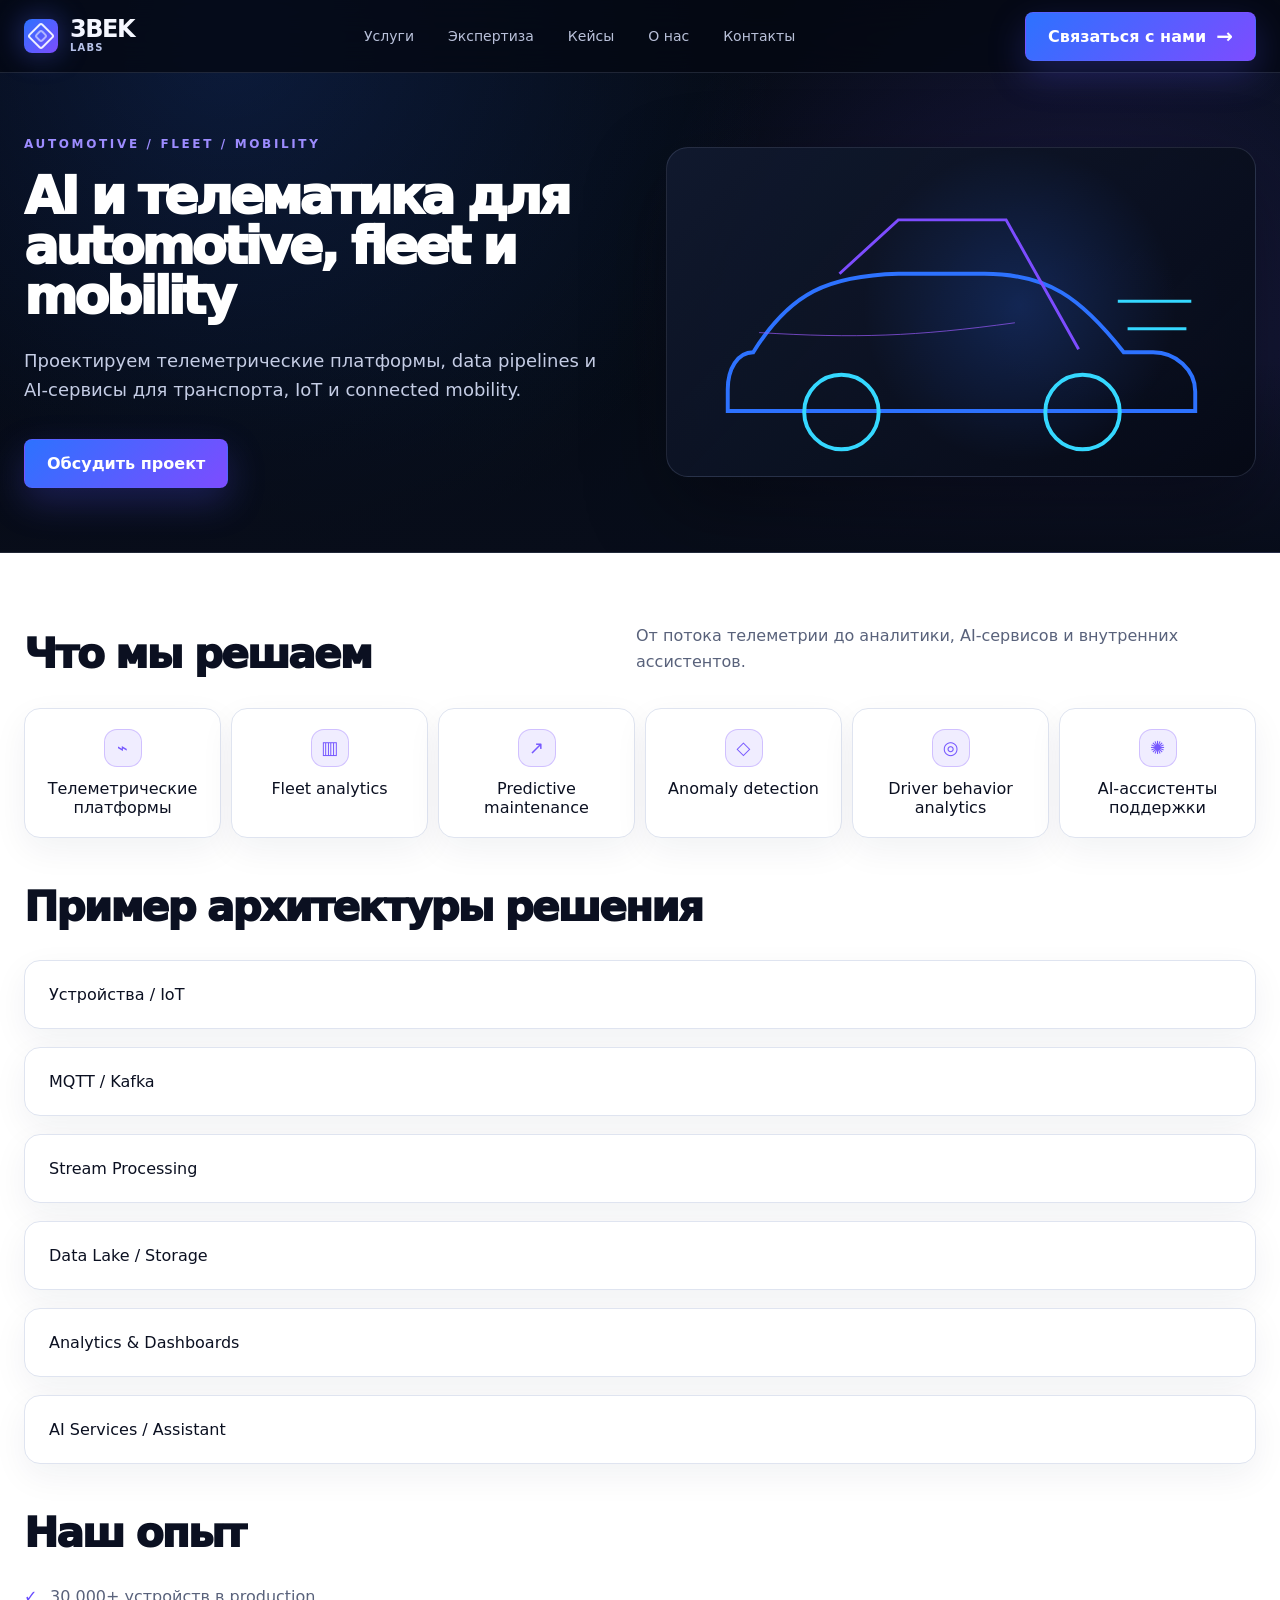
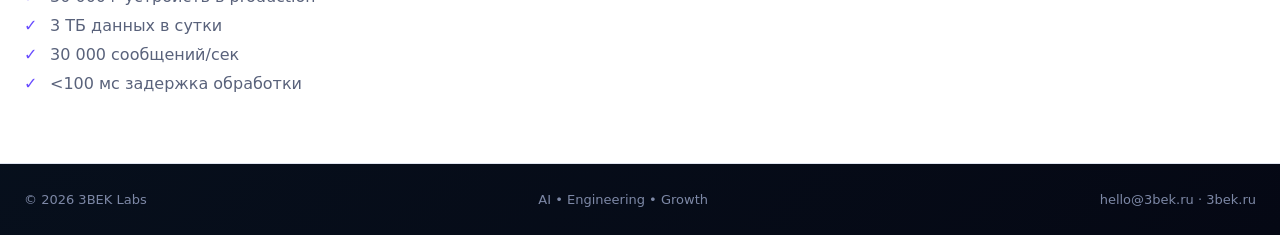
<file: automotive-ai.html>
<!doctype html>
<html lang="ru">
<head>
  <meta charset="utf-8" />
  <meta name="viewport" content="width=device-width, initial-scale=1" />
  <title>AI и телематика для mobility — 3BEK Labs</title>
  <meta name="description" content="3BEK Labs — AI-to-Production консалтинг: инженерия, LLM/ML и go-to-market." />
  <style>

:root{
  --bg:#050812;
  --bg2:#0a1222;
  --panel:#0d1526;
  --panel2:#121b31;
  --line:rgba(154,166,202,.18);
  --line2:rgba(124,87,255,.36);
  --text:#f5f7ff;
  --muted:#aeb7ce;
  --soft:#d7dff7;
  --blue:#2d72ff;
  --violet:#7d4cff;
  --violet2:#9c5cff;
  --cyan:#35d8ff;
  --white:#f6f7fb;
  --ink:#0b1021;
  --ink2:#2d3451;
  --surface:#ffffff;
  --surface2:#f2f4fb;
  --shadow:0 30px 80px rgba(0,0,0,.36);
  --r:24px;
}
*{box-sizing:border-box}
html{scroll-behavior:smooth}
body{
  margin:0;
  font-family:Inter, ui-sans-serif, system-ui, -apple-system, BlinkMacSystemFont, "Segoe UI", Arial, sans-serif;
  color:var(--text);
  background:
    radial-gradient(circle at 18% 2%, rgba(45,114,255,.18), transparent 34rem),
    radial-gradient(circle at 84% 18%, rgba(125,76,255,.18), transparent 28rem),
    linear-gradient(135deg,#04060d,#07101d 52%,#050814);
  font-size:16px;
}
a{color:inherit;text-decoration:none}
p{line-height:1.65;color:var(--muted);margin:0}
img{max-width:100%;display:block}
.container{width:min(1440px, calc(100% - 48px));margin:auto}
.header{
  position:sticky;top:0;z-index:20;
  backdrop-filter:blur(18px);
  background:rgba(5,8,18,.78);
  border-bottom:1px solid var(--line);
}
.nav{height:72px;display:flex;align-items:center;justify-content:space-between;gap:28px}
.logo{display:flex;align-items:center;gap:12px;font-weight:900;letter-spacing:-.06em;text-transform:uppercase;line-height:.86;font-size:24px}
.logo-mark{width:34px;height:34px;border-radius:8px;position:relative;background:linear-gradient(135deg,var(--blue),var(--violet));box-shadow:0 0 30px rgba(84,99,255,.45)}
.logo-mark:before,.logo-mark:after{content:"";position:absolute;inset:7px;border:2px solid rgba(255,255,255,.9);transform:rotate(45deg);border-radius:3px}
.logo-mark:after{inset:12px;opacity:.6}
.logo small{display:block;font-size:10px;letter-spacing:.12em;color:#b9c4e8;margin-top:4px}
.nav-links{display:flex;align-items:center;gap:34px;font-size:14px;color:#dce4ff}
.nav-links a{opacity:.84}.nav-links a:hover{opacity:1;color:white}
.btn{display:inline-flex;align-items:center;justify-content:center;gap:10px;border:1px solid var(--line2);padding:14px 22px;border-radius:8px;background:linear-gradient(135deg,var(--blue),var(--violet));color:white;font-weight:800;box-shadow:0 14px 36px rgba(88,83,255,.25);transition:.2s transform,.2s box-shadow}
.btn:hover{transform:translateY(-2px);box-shadow:0 18px 44px rgba(88,83,255,.34)}
.btn.secondary{background:rgba(255,255,255,.03);box-shadow:none;border-color:rgba(255,255,255,.24)}
.btn.dark{background:#0b1021;color:#fff;border-color:#182544;box-shadow:none}
.arrow{font-size:20px;line-height:0}
.hero{position:relative;overflow:hidden;border-bottom:1px solid var(--line)}
.hero .container{position:relative;z-index:2}
.hero-main{min-height:620px;display:grid;grid-template-columns:1fr 1.25fr;align-items:center;gap:50px;padding:72px 0 48px}
.eyebrow{font-size:12px;text-transform:uppercase;letter-spacing:.22em;color:#9d8cff;font-weight:900;margin-bottom:20px}
h1{margin:0;color:white;font-size:clamp(42px,5.1vw,82px);line-height:.98;letter-spacing:-.065em;font-weight:950}
h2{font-size:clamp(30px,3.2vw,54px);line-height:1.04;letter-spacing:-.05em;margin:0;color:white;font-weight:950}
h3{font-size:22px;letter-spacing:-.03em;margin:0;color:white}
.gradient-text{background:linear-gradient(90deg,#4a86ff,#9c5cff 70%,#35d8ff);-webkit-background-clip:text;background-clip:text;color:transparent}
.lead{margin-top:24px;font-size:18px;max-width:690px;color:#c5cde5}
.cta-row{display:flex;gap:16px;flex-wrap:wrap;margin-top:34px}
.visual-card{position:relative;min-height:430px;border-radius:var(--r);overflow:hidden;background:radial-gradient(circle at 55% 50%,rgba(125,76,255,.28),transparent 38%),linear-gradient(135deg,rgba(9,17,36,.85),rgba(2,4,12,.7));border:1px solid var(--line);box-shadow:var(--shadow)}
.visual-card.hero-wave{border:none;background:transparent;box-shadow:none;min-height:500px}
.wave-svg{position:absolute;inset:0;width:100%;height:100%;filter:drop-shadow(0 0 24px rgba(95,78,255,.5))}
.starfield:before{content:"";position:absolute;inset:-20%;opacity:.52;background-image:radial-gradient(#d8e8ff 1px, transparent 1px);background-size:42px 42px;mask-image:linear-gradient(90deg,transparent,black 18%,black 82%,transparent)}
.hero:after{content:"";position:absolute;inset:auto 0 0;height:40%;background:linear-gradient(180deg,transparent,rgba(8,13,26,.95));z-index:1}
.section{padding:80px 0;border-bottom:1px solid var(--line)}
.section.tight{padding:48px 0}
.section-title{display:flex;align-items:end;justify-content:space-between;gap:24px;margin-bottom:32px}.section-title p{max-width:620px}
.cards{display:grid;gap:18px}.cards.cols-3{grid-template-columns:repeat(3,1fr)}.cards.cols-4{grid-template-columns:repeat(4,1fr)}.cards.cols-6{grid-template-columns:repeat(6,1fr)}
.dark-card{background:linear-gradient(180deg,rgba(18,27,49,.94),rgba(10,17,31,.94));border:1px solid var(--line);border-radius:16px;padding:26px;position:relative;overflow:hidden;box-shadow:0 22px 58px rgba(0,0,0,.22)}
.dark-card:after{content:"";position:absolute;right:-90px;top:-90px;width:180px;height:180px;background:radial-gradient(circle,rgba(125,76,255,.18),transparent 70%)}
.icon{width:44px;height:44px;border-radius:13px;display:grid;place-items:center;background:rgba(125,76,255,.12);border:1px solid rgba(125,76,255,.28);font-size:22px;color:#b18aff;margin-bottom:20px}
.dark-card p{font-size:14px}.link-more{display:inline-flex;margin-top:18px;color:#ad8cff;font-weight:800;font-size:14px}.metrics{display:grid;grid-template-columns:repeat(4,1fr);gap:18px}.metric{background:linear-gradient(180deg,rgba(18,27,49,.96),rgba(12,18,32,.94));border:1px solid var(--line);border-radius:14px;padding:22px}.metric b{display:block;font-size:36px;letter-spacing:-.05em;color:#9c70ff}.metric span{font-size:14px;color:#c7d0eb}.metric small{display:block;color:#8f9aba;margin-top:6px;line-height:1.45}
.audience{display:grid;grid-template-columns:repeat(6,1fr);gap:12px}.audience .chip{padding:18px 10px;text-align:center;border:1px solid var(--line);border-radius:14px;background:rgba(255,255,255,.025);font-size:13px;color:#d6def4}.chip-icon{font-size:24px;display:block;margin-bottom:8px;color:#9f7bff}
.team-grid{display:grid;grid-template-columns:repeat(3,1fr);gap:18px}.person{display:grid;grid-template-columns:120px 1fr;gap:20px;align-items:center}.avatar{width:120px;height:140px;border-radius:16px;background:linear-gradient(135deg,#16243d,#070b15);border:1px solid var(--line);position:relative;overflow:hidden;display:grid;place-items:center;color:white;font-size:38px;font-weight:900}.avatar:before{content:"";position:absolute;inset:0;background:radial-gradient(circle at 50% 22%,rgba(53,216,255,.28),transparent 28%),radial-gradient(circle at 55% 80%,rgba(125,76,255,.25),transparent 36%)}.avatar span{position:relative;z-index:2}.role{color:#8f73ff;font-weight:900;font-size:14px;margin:6px 0 12px}.person p{font-size:14px}.logos{display:flex;justify-content:space-between;align-items:center;gap:28px;opacity:.78;font-size:28px;font-weight:900;letter-spacing:-.03em;color:#e7ebfa;filter:grayscale(1)}
.footer-cta{display:grid;grid-template-columns:1.2fr .8fr;gap:40px;align-items:center;border:1px solid var(--line);background:linear-gradient(135deg,rgba(24,36,64,.92),rgba(8,12,24,.95));padding:48px;border-radius:22px;position:relative;overflow:hidden}.footer-cta:after{content:"";position:absolute;right:-10%;bottom:-60%;width:55%;height:160%;background:radial-gradient(circle,rgba(125,76,255,.2),transparent 70%)}.footer-cta>*{position:relative;z-index:2}.contacts{display:flex;gap:24px;align-items:center;flex-wrap:wrap;color:#c8d2ea}.footer{padding:28px 0;color:#7d88a6;font-size:13px}.footer .container{display:flex;justify-content:space-between;gap:24px;flex-wrap:wrap}
.light-wrap{background:var(--surface);color:var(--ink);border-bottom:1px solid #dfe4f0}.light-wrap h2,.light-wrap h3{color:var(--ink)}.light-wrap p{color:#59627b}.light-section{padding:70px 0}.light-grid{display:grid;gap:18px}.light-grid.cols-2{grid-template-columns:repeat(2,1fr)}.light-grid.cols-3{grid-template-columns:repeat(3,1fr)}.light-grid.cols-4{grid-template-columns:repeat(4,1fr)}.light-card{border:1px solid #dfe4f0;border-radius:16px;padding:24px;background:#fff;box-shadow:0 12px 35px rgba(19,31,62,.06)}.light-card .icon{background:#f0edff;color:#7658ff}.light-card ul,.checklist{list-style:none;padding:0;margin:18px 0 0;display:grid;gap:10px;color:#59627b}.light-card li,.checklist li{position:relative;padding-left:26px}.light-card li:before,.checklist li:before{content:"✓";position:absolute;left:0;color:#674bff;font-weight:900}.subhero{min-height:420px;display:grid;grid-template-columns:1fr 1fr;align-items:center;gap:52px;padding:64px 0}.subhero h1{font-size:clamp(38px,4vw,68px)}.subhero-visual{height:330px;border-radius:22px;position:relative;overflow:hidden;border:1px solid var(--line);background:linear-gradient(135deg,rgba(17,26,47,.95),rgba(5,9,20,.9));box-shadow:var(--shadow)}
.dark-bottom{background:var(--bg);padding:38px 0}.mini-cta{display:flex;justify-content:space-between;gap:24px;align-items:center}.mini-cta h3{font-size:20px}.proof-row{display:grid;grid-template-columns:repeat(4,1fr);gap:16px}.proof{background:#eef1fb;border-radius:14px;padding:22px}.proof b{font-size:26px;display:block;color:#6f4fff;letter-spacing:-.04em}.proof small{display:block;color:#59627b;margin-top:6px}.process{counter-reset:step;display:grid;gap:14px}.process-item{counter-increment:step;display:grid;grid-template-columns:54px 1fr;gap:18px;align-items:start}.process-item:before{content:counter(step, decimal-leading-zero);display:grid;place-items:center;width:48px;height:48px;border-radius:14px;background:#f0edff;color:#674bff;font-weight:900}.before-after{display:grid;grid-template-columns:repeat(2,1fr);gap:18px}.scenario{display:flex;align-items:center;gap:14px}.scenario .small-icon{width:42px;height:42px;border-radius:12px;background:#f0edff;display:grid;place-items:center;color:#684dff;font-size:20px;flex:0 0 auto}.hero-blueprint{background-image:linear-gradient(rgba(125,76,255,.1) 1px, transparent 1px),linear-gradient(90deg,rgba(125,76,255,.1) 1px, transparent 1px);background-size:32px 32px}.hero-blueprint:after{content:"";position:absolute;inset:0;background:radial-gradient(circle at 65% 35%,rgba(45,114,255,.25),transparent 42%)}
.radar{position:absolute;inset:0;background:radial-gradient(circle at 55% 50%,rgba(125,76,255,.24),transparent 3%,transparent 7%,rgba(125,76,255,.2) 7.2%,transparent 7.6%,transparent 18%,rgba(125,76,255,.16) 18.2%,transparent 18.6%,transparent 30%,rgba(125,76,255,.14) 30.2%,transparent 30.6%,transparent 42%,rgba(125,76,255,.12) 42.2%,transparent 42.6%),linear-gradient(90deg,transparent 54.8%,rgba(125,76,255,.55) 55%,transparent 55.2%),linear-gradient(0deg,transparent 49.8%,rgba(125,76,255,.38) 50%,transparent 50.2%)}.radar:before{content:"";position:absolute;left:55%;top:50%;width:46%;height:2px;background:linear-gradient(90deg,rgba(125,76,255,.9),transparent);transform-origin:left;animation:scan 7s linear infinite}.radar-dot{position:absolute;width:12px;height:12px;border-radius:50%;background:#a78bff;box-shadow:0 0 20px #a78bff}.d1{left:52%;top:24%}.d2{left:72%;top:49%}.d3{left:43%;top:68%}.d4{left:62%;top:63%}@keyframes scan{to{transform:rotate(360deg)}}
.brain{position:absolute;inset:0;background:radial-gradient(circle at 52% 45%,rgba(125,76,255,.28),transparent 40%)}.brain svg,.iso svg,.dashboard svg,.health svg,.car svg{position:absolute;inset:0;width:100%;height:100%}.iso{position:absolute;inset:0;background-image:linear-gradient(rgba(68,115,255,.1) 1px,transparent 1px),linear-gradient(90deg,rgba(68,115,255,.1) 1px,transparent 1px);background-size:26px 26px}.dashboard{position:absolute;inset:0;background:radial-gradient(circle at 70% 20%,rgba(125,76,255,.25),transparent 34%)}.car{position:absolute;inset:0;background:radial-gradient(circle at 60% 48%,rgba(45,114,255,.22),transparent 40%)}.health{position:absolute;inset:0;background:radial-gradient(circle at 68% 38%,rgba(53,216,255,.18),transparent 40%)}
.service-strip{display:grid;grid-template-columns:repeat(6,1fr);gap:10px}.service-mini{text-align:center;padding:20px 10px}.service-mini .icon{margin:0 auto 12px;width:38px;height:38px;font-size:18px}.stats-band{padding:46px 0;background:#0b1120;border-top:1px solid var(--line);border-bottom:1px solid var(--line)}
.board-link{display:inline-flex;gap:8px;align-items:center;color:#bda8ff;font-weight:800}
@media (max-width:1100px){.hero-main,.subhero{grid-template-columns:1fr}.cards.cols-4,.metrics,.proof-row{grid-template-columns:repeat(2,1fr)}.audience,.cards.cols-6{grid-template-columns:repeat(3,1fr)}.team-grid{grid-template-columns:1fr}.person{grid-template-columns:90px 1fr}.avatar{width:90px;height:110px}.logos{font-size:20px;flex-wrap:wrap}.light-grid.cols-4{grid-template-columns:repeat(2,1fr)}}
@media (max-width:760px){.container{width:min(100% - 28px,1440px)}.nav{height:auto;padding:16px 0;align-items:flex-start}.nav-links{display:none}.hero-main{padding:52px 0 34px;min-height:auto}.visual-card.hero-wave{min-height:280px}h1{font-size:42px}.lead{font-size:16px}.cards.cols-3,.cards.cols-4,.metrics,.proof-row,.audience,.light-grid.cols-2,.light-grid.cols-3,.light-grid.cols-4,.before-after{grid-template-columns:1fr}.footer-cta,.mini-cta{grid-template-columns:1fr;display:grid}.section,.light-section{padding:52px 0}.subhero-visual{height:260px}.service-strip{grid-template-columns:repeat(2,1fr)}}

</style>
  <meta name="3bek-build" content="v3-standalone-inline-assets" />
</head>
<body class="">

<header class="header">
  <div class="container nav">
    <a class="logo" href="index.html" aria-label="3BEK Labs">
      <span class="logo-mark"></span><span>3BEK<br><small>Labs</small></span>
    </a>
    <nav class="nav-links">
      <a href="index.html#services">Услуги</a>
      <a href="index.html#expertise">Экспертиза</a>
      <a href="cases.html">Кейсы</a>
      <a href="index.html#team">О нас</a>
      <a href="index.html#contacts">Контакты</a>
    </nav>
    <a class="btn" href="mailto:hello@3bek.ru">Связаться с нами <span class="arrow">→</span></a>
  </div>
</header>


<main>
<section class="hero">
  <div class="container subhero">
    <div><div class="eyebrow">Automotive / Fleet / Mobility</div><h1>AI и телематика для automotive, fleet и mobility</h1><p class="lead">Проектируем телеметрические платформы, data pipelines и AI-сервисы для транспорта, IoT и connected mobility.</p><div class="cta-row"><a class="btn" href="mailto:hello@3bek.ru">Обсудить проект</a></div></div>
    <div class="subhero-visual"><div class="car"><svg viewBox="0 0 600 330" fill="none"><path d="M88 206c38-61 77-78 148-80h88c64 0 98 24 142 80h30c23 0 43 18 43 40v20H62v-22c0-21 10-38 26-38Z" stroke="#2d72ff" stroke-width="4"/><path d="M176 126l60-55h110l74 132" stroke="#7d4cff" stroke-width="3"/><circle cx="178" cy="267" r="38" stroke="#35d8ff" stroke-width="4"/><circle cx="424" cy="267" r="38" stroke="#35d8ff" stroke-width="4"/><path d="M94 186c99 6 159 4 261-10" stroke="#9c5cff" stroke-opacity=".7"/><path d="M460 154h75M470 182h60" stroke="#35d8ff" stroke-width="3"/></svg></div></div>
  </div>
</section>

<section class="light-wrap"><div class="container light-section">
  <div class="section-title"><h2>Что мы решаем</h2><p>От потока телеметрии до аналитики, AI-сервисов и внутренних ассистентов.</p></div>
  <div class="service-strip"><div class="light-card service-mini"><div class="icon">⌁</div>Телеметрические платформы</div><div class="light-card service-mini"><div class="icon">▥</div>Fleet analytics</div><div class="light-card service-mini"><div class="icon">↗</div>Predictive maintenance</div><div class="light-card service-mini"><div class="icon">◇</div>Anomaly detection</div><div class="light-card service-mini"><div class="icon">◎</div>Driver behavior analytics</div><div class="light-card service-mini"><div class="icon">✺</div>AI-ассистенты поддержки</div></div>
  <div class="section-title" style="margin-top:48px"><h2>Пример архитектуры решения</h2></div>
  <div class="light-grid cols-6"><div class="light-card">Устройства / IoT</div><div class="light-card">MQTT / Kafka</div><div class="light-card">Stream Processing</div><div class="light-card">Data Lake / Storage</div><div class="light-card">Analytics & Dashboards</div><div class="light-card">AI Services / Assistant</div></div>
  <div class="section-title" style="margin-top:48px"><h2>Наш опыт</h2></div>
  <ul class="checklist"><li>30 000+ устройств в production</li><li>3 ТБ данных в сутки</li><li>30 000 сообщений/сек</li><li>&lt;100 мс задержка обработки</li></ul>
</div></section>

</main>


<footer class="footer">
  <div class="container">
    <span>© <span data-year></span> 3BEK Labs</span>
    <span>AI • Engineering • Growth</span>
    <span>hello@3bek.ru · 3bek.ru</span>
  </div>
</footer>
<script>
document.querySelectorAll('[data-year]').forEach(el=>el.textContent=new Date().getFullYear());
</script>

</body>
</html>
</file>
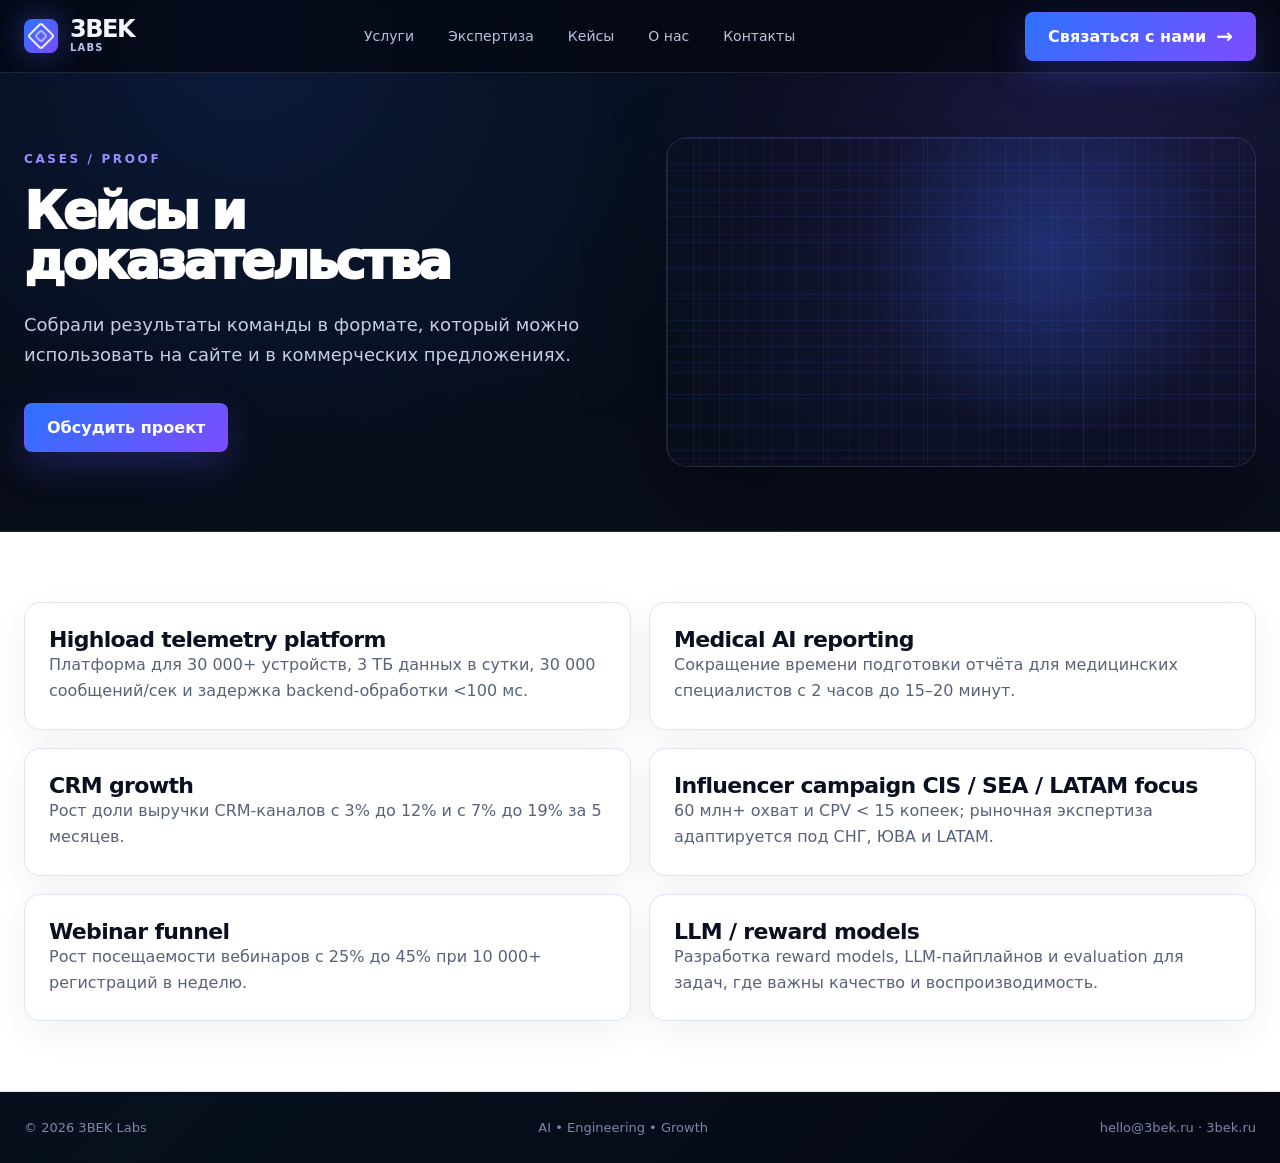
<file: cases.html>
<!doctype html>
<html lang="ru">
<head>
  <meta charset="utf-8" />
  <meta name="viewport" content="width=device-width, initial-scale=1" />
  <title>Кейсы — 3BEK Labs</title>
  <meta name="description" content="3BEK Labs — AI-to-Production консалтинг: инженерия, LLM/ML и go-to-market." />
  <style>

:root{
  --bg:#050812;
  --bg2:#0a1222;
  --panel:#0d1526;
  --panel2:#121b31;
  --line:rgba(154,166,202,.18);
  --line2:rgba(124,87,255,.36);
  --text:#f5f7ff;
  --muted:#aeb7ce;
  --soft:#d7dff7;
  --blue:#2d72ff;
  --violet:#7d4cff;
  --violet2:#9c5cff;
  --cyan:#35d8ff;
  --white:#f6f7fb;
  --ink:#0b1021;
  --ink2:#2d3451;
  --surface:#ffffff;
  --surface2:#f2f4fb;
  --shadow:0 30px 80px rgba(0,0,0,.36);
  --r:24px;
}
*{box-sizing:border-box}
html{scroll-behavior:smooth}
body{
  margin:0;
  font-family:Inter, ui-sans-serif, system-ui, -apple-system, BlinkMacSystemFont, "Segoe UI", Arial, sans-serif;
  color:var(--text);
  background:
    radial-gradient(circle at 18% 2%, rgba(45,114,255,.18), transparent 34rem),
    radial-gradient(circle at 84% 18%, rgba(125,76,255,.18), transparent 28rem),
    linear-gradient(135deg,#04060d,#07101d 52%,#050814);
  font-size:16px;
}
a{color:inherit;text-decoration:none}
p{line-height:1.65;color:var(--muted);margin:0}
img{max-width:100%;display:block}
.container{width:min(1440px, calc(100% - 48px));margin:auto}
.header{
  position:sticky;top:0;z-index:20;
  backdrop-filter:blur(18px);
  background:rgba(5,8,18,.78);
  border-bottom:1px solid var(--line);
}
.nav{height:72px;display:flex;align-items:center;justify-content:space-between;gap:28px}
.logo{display:flex;align-items:center;gap:12px;font-weight:900;letter-spacing:-.06em;text-transform:uppercase;line-height:.86;font-size:24px}
.logo-mark{width:34px;height:34px;border-radius:8px;position:relative;background:linear-gradient(135deg,var(--blue),var(--violet));box-shadow:0 0 30px rgba(84,99,255,.45)}
.logo-mark:before,.logo-mark:after{content:"";position:absolute;inset:7px;border:2px solid rgba(255,255,255,.9);transform:rotate(45deg);border-radius:3px}
.logo-mark:after{inset:12px;opacity:.6}
.logo small{display:block;font-size:10px;letter-spacing:.12em;color:#b9c4e8;margin-top:4px}
.nav-links{display:flex;align-items:center;gap:34px;font-size:14px;color:#dce4ff}
.nav-links a{opacity:.84}.nav-links a:hover{opacity:1;color:white}
.btn{display:inline-flex;align-items:center;justify-content:center;gap:10px;border:1px solid var(--line2);padding:14px 22px;border-radius:8px;background:linear-gradient(135deg,var(--blue),var(--violet));color:white;font-weight:800;box-shadow:0 14px 36px rgba(88,83,255,.25);transition:.2s transform,.2s box-shadow}
.btn:hover{transform:translateY(-2px);box-shadow:0 18px 44px rgba(88,83,255,.34)}
.btn.secondary{background:rgba(255,255,255,.03);box-shadow:none;border-color:rgba(255,255,255,.24)}
.btn.dark{background:#0b1021;color:#fff;border-color:#182544;box-shadow:none}
.arrow{font-size:20px;line-height:0}
.hero{position:relative;overflow:hidden;border-bottom:1px solid var(--line)}
.hero .container{position:relative;z-index:2}
.hero-main{min-height:620px;display:grid;grid-template-columns:1fr 1.25fr;align-items:center;gap:50px;padding:72px 0 48px}
.eyebrow{font-size:12px;text-transform:uppercase;letter-spacing:.22em;color:#9d8cff;font-weight:900;margin-bottom:20px}
h1{margin:0;color:white;font-size:clamp(42px,5.1vw,82px);line-height:.98;letter-spacing:-.065em;font-weight:950}
h2{font-size:clamp(30px,3.2vw,54px);line-height:1.04;letter-spacing:-.05em;margin:0;color:white;font-weight:950}
h3{font-size:22px;letter-spacing:-.03em;margin:0;color:white}
.gradient-text{background:linear-gradient(90deg,#4a86ff,#9c5cff 70%,#35d8ff);-webkit-background-clip:text;background-clip:text;color:transparent}
.lead{margin-top:24px;font-size:18px;max-width:690px;color:#c5cde5}
.cta-row{display:flex;gap:16px;flex-wrap:wrap;margin-top:34px}
.visual-card{position:relative;min-height:430px;border-radius:var(--r);overflow:hidden;background:radial-gradient(circle at 55% 50%,rgba(125,76,255,.28),transparent 38%),linear-gradient(135deg,rgba(9,17,36,.85),rgba(2,4,12,.7));border:1px solid var(--line);box-shadow:var(--shadow)}
.visual-card.hero-wave{border:none;background:transparent;box-shadow:none;min-height:500px}
.wave-svg{position:absolute;inset:0;width:100%;height:100%;filter:drop-shadow(0 0 24px rgba(95,78,255,.5))}
.starfield:before{content:"";position:absolute;inset:-20%;opacity:.52;background-image:radial-gradient(#d8e8ff 1px, transparent 1px);background-size:42px 42px;mask-image:linear-gradient(90deg,transparent,black 18%,black 82%,transparent)}
.hero:after{content:"";position:absolute;inset:auto 0 0;height:40%;background:linear-gradient(180deg,transparent,rgba(8,13,26,.95));z-index:1}
.section{padding:80px 0;border-bottom:1px solid var(--line)}
.section.tight{padding:48px 0}
.section-title{display:flex;align-items:end;justify-content:space-between;gap:24px;margin-bottom:32px}.section-title p{max-width:620px}
.cards{display:grid;gap:18px}.cards.cols-3{grid-template-columns:repeat(3,1fr)}.cards.cols-4{grid-template-columns:repeat(4,1fr)}.cards.cols-6{grid-template-columns:repeat(6,1fr)}
.dark-card{background:linear-gradient(180deg,rgba(18,27,49,.94),rgba(10,17,31,.94));border:1px solid var(--line);border-radius:16px;padding:26px;position:relative;overflow:hidden;box-shadow:0 22px 58px rgba(0,0,0,.22)}
.dark-card:after{content:"";position:absolute;right:-90px;top:-90px;width:180px;height:180px;background:radial-gradient(circle,rgba(125,76,255,.18),transparent 70%)}
.icon{width:44px;height:44px;border-radius:13px;display:grid;place-items:center;background:rgba(125,76,255,.12);border:1px solid rgba(125,76,255,.28);font-size:22px;color:#b18aff;margin-bottom:20px}
.dark-card p{font-size:14px}.link-more{display:inline-flex;margin-top:18px;color:#ad8cff;font-weight:800;font-size:14px}.metrics{display:grid;grid-template-columns:repeat(4,1fr);gap:18px}.metric{background:linear-gradient(180deg,rgba(18,27,49,.96),rgba(12,18,32,.94));border:1px solid var(--line);border-radius:14px;padding:22px}.metric b{display:block;font-size:36px;letter-spacing:-.05em;color:#9c70ff}.metric span{font-size:14px;color:#c7d0eb}.metric small{display:block;color:#8f9aba;margin-top:6px;line-height:1.45}
.audience{display:grid;grid-template-columns:repeat(6,1fr);gap:12px}.audience .chip{padding:18px 10px;text-align:center;border:1px solid var(--line);border-radius:14px;background:rgba(255,255,255,.025);font-size:13px;color:#d6def4}.chip-icon{font-size:24px;display:block;margin-bottom:8px;color:#9f7bff}
.team-grid{display:grid;grid-template-columns:repeat(3,1fr);gap:18px}.person{display:grid;grid-template-columns:120px 1fr;gap:20px;align-items:center}.avatar{width:120px;height:140px;border-radius:16px;background:linear-gradient(135deg,#16243d,#070b15);border:1px solid var(--line);position:relative;overflow:hidden;display:grid;place-items:center;color:white;font-size:38px;font-weight:900}.avatar:before{content:"";position:absolute;inset:0;background:radial-gradient(circle at 50% 22%,rgba(53,216,255,.28),transparent 28%),radial-gradient(circle at 55% 80%,rgba(125,76,255,.25),transparent 36%)}.avatar span{position:relative;z-index:2}.role{color:#8f73ff;font-weight:900;font-size:14px;margin:6px 0 12px}.person p{font-size:14px}.logos{display:flex;justify-content:space-between;align-items:center;gap:28px;opacity:.78;font-size:28px;font-weight:900;letter-spacing:-.03em;color:#e7ebfa;filter:grayscale(1)}
.footer-cta{display:grid;grid-template-columns:1.2fr .8fr;gap:40px;align-items:center;border:1px solid var(--line);background:linear-gradient(135deg,rgba(24,36,64,.92),rgba(8,12,24,.95));padding:48px;border-radius:22px;position:relative;overflow:hidden}.footer-cta:after{content:"";position:absolute;right:-10%;bottom:-60%;width:55%;height:160%;background:radial-gradient(circle,rgba(125,76,255,.2),transparent 70%)}.footer-cta>*{position:relative;z-index:2}.contacts{display:flex;gap:24px;align-items:center;flex-wrap:wrap;color:#c8d2ea}.footer{padding:28px 0;color:#7d88a6;font-size:13px}.footer .container{display:flex;justify-content:space-between;gap:24px;flex-wrap:wrap}
.light-wrap{background:var(--surface);color:var(--ink);border-bottom:1px solid #dfe4f0}.light-wrap h2,.light-wrap h3{color:var(--ink)}.light-wrap p{color:#59627b}.light-section{padding:70px 0}.light-grid{display:grid;gap:18px}.light-grid.cols-2{grid-template-columns:repeat(2,1fr)}.light-grid.cols-3{grid-template-columns:repeat(3,1fr)}.light-grid.cols-4{grid-template-columns:repeat(4,1fr)}.light-card{border:1px solid #dfe4f0;border-radius:16px;padding:24px;background:#fff;box-shadow:0 12px 35px rgba(19,31,62,.06)}.light-card .icon{background:#f0edff;color:#7658ff}.light-card ul,.checklist{list-style:none;padding:0;margin:18px 0 0;display:grid;gap:10px;color:#59627b}.light-card li,.checklist li{position:relative;padding-left:26px}.light-card li:before,.checklist li:before{content:"✓";position:absolute;left:0;color:#674bff;font-weight:900}.subhero{min-height:420px;display:grid;grid-template-columns:1fr 1fr;align-items:center;gap:52px;padding:64px 0}.subhero h1{font-size:clamp(38px,4vw,68px)}.subhero-visual{height:330px;border-radius:22px;position:relative;overflow:hidden;border:1px solid var(--line);background:linear-gradient(135deg,rgba(17,26,47,.95),rgba(5,9,20,.9));box-shadow:var(--shadow)}
.dark-bottom{background:var(--bg);padding:38px 0}.mini-cta{display:flex;justify-content:space-between;gap:24px;align-items:center}.mini-cta h3{font-size:20px}.proof-row{display:grid;grid-template-columns:repeat(4,1fr);gap:16px}.proof{background:#eef1fb;border-radius:14px;padding:22px}.proof b{font-size:26px;display:block;color:#6f4fff;letter-spacing:-.04em}.proof small{display:block;color:#59627b;margin-top:6px}.process{counter-reset:step;display:grid;gap:14px}.process-item{counter-increment:step;display:grid;grid-template-columns:54px 1fr;gap:18px;align-items:start}.process-item:before{content:counter(step, decimal-leading-zero);display:grid;place-items:center;width:48px;height:48px;border-radius:14px;background:#f0edff;color:#674bff;font-weight:900}.before-after{display:grid;grid-template-columns:repeat(2,1fr);gap:18px}.scenario{display:flex;align-items:center;gap:14px}.scenario .small-icon{width:42px;height:42px;border-radius:12px;background:#f0edff;display:grid;place-items:center;color:#684dff;font-size:20px;flex:0 0 auto}.hero-blueprint{background-image:linear-gradient(rgba(125,76,255,.1) 1px, transparent 1px),linear-gradient(90deg,rgba(125,76,255,.1) 1px, transparent 1px);background-size:32px 32px}.hero-blueprint:after{content:"";position:absolute;inset:0;background:radial-gradient(circle at 65% 35%,rgba(45,114,255,.25),transparent 42%)}
.radar{position:absolute;inset:0;background:radial-gradient(circle at 55% 50%,rgba(125,76,255,.24),transparent 3%,transparent 7%,rgba(125,76,255,.2) 7.2%,transparent 7.6%,transparent 18%,rgba(125,76,255,.16) 18.2%,transparent 18.6%,transparent 30%,rgba(125,76,255,.14) 30.2%,transparent 30.6%,transparent 42%,rgba(125,76,255,.12) 42.2%,transparent 42.6%),linear-gradient(90deg,transparent 54.8%,rgba(125,76,255,.55) 55%,transparent 55.2%),linear-gradient(0deg,transparent 49.8%,rgba(125,76,255,.38) 50%,transparent 50.2%)}.radar:before{content:"";position:absolute;left:55%;top:50%;width:46%;height:2px;background:linear-gradient(90deg,rgba(125,76,255,.9),transparent);transform-origin:left;animation:scan 7s linear infinite}.radar-dot{position:absolute;width:12px;height:12px;border-radius:50%;background:#a78bff;box-shadow:0 0 20px #a78bff}.d1{left:52%;top:24%}.d2{left:72%;top:49%}.d3{left:43%;top:68%}.d4{left:62%;top:63%}@keyframes scan{to{transform:rotate(360deg)}}
.brain{position:absolute;inset:0;background:radial-gradient(circle at 52% 45%,rgba(125,76,255,.28),transparent 40%)}.brain svg,.iso svg,.dashboard svg,.health svg,.car svg{position:absolute;inset:0;width:100%;height:100%}.iso{position:absolute;inset:0;background-image:linear-gradient(rgba(68,115,255,.1) 1px,transparent 1px),linear-gradient(90deg,rgba(68,115,255,.1) 1px,transparent 1px);background-size:26px 26px}.dashboard{position:absolute;inset:0;background:radial-gradient(circle at 70% 20%,rgba(125,76,255,.25),transparent 34%)}.car{position:absolute;inset:0;background:radial-gradient(circle at 60% 48%,rgba(45,114,255,.22),transparent 40%)}.health{position:absolute;inset:0;background:radial-gradient(circle at 68% 38%,rgba(53,216,255,.18),transparent 40%)}
.service-strip{display:grid;grid-template-columns:repeat(6,1fr);gap:10px}.service-mini{text-align:center;padding:20px 10px}.service-mini .icon{margin:0 auto 12px;width:38px;height:38px;font-size:18px}.stats-band{padding:46px 0;background:#0b1120;border-top:1px solid var(--line);border-bottom:1px solid var(--line)}
.board-link{display:inline-flex;gap:8px;align-items:center;color:#bda8ff;font-weight:800}
@media (max-width:1100px){.hero-main,.subhero{grid-template-columns:1fr}.cards.cols-4,.metrics,.proof-row{grid-template-columns:repeat(2,1fr)}.audience,.cards.cols-6{grid-template-columns:repeat(3,1fr)}.team-grid{grid-template-columns:1fr}.person{grid-template-columns:90px 1fr}.avatar{width:90px;height:110px}.logos{font-size:20px;flex-wrap:wrap}.light-grid.cols-4{grid-template-columns:repeat(2,1fr)}}
@media (max-width:760px){.container{width:min(100% - 28px,1440px)}.nav{height:auto;padding:16px 0;align-items:flex-start}.nav-links{display:none}.hero-main{padding:52px 0 34px;min-height:auto}.visual-card.hero-wave{min-height:280px}h1{font-size:42px}.lead{font-size:16px}.cards.cols-3,.cards.cols-4,.metrics,.proof-row,.audience,.light-grid.cols-2,.light-grid.cols-3,.light-grid.cols-4,.before-after{grid-template-columns:1fr}.footer-cta,.mini-cta{grid-template-columns:1fr;display:grid}.section,.light-section{padding:52px 0}.subhero-visual{height:260px}.service-strip{grid-template-columns:repeat(2,1fr)}}

</style>
  <meta name="3bek-build" content="v3-standalone-inline-assets" />
</head>
<body class="">

<header class="header">
  <div class="container nav">
    <a class="logo" href="index.html" aria-label="3BEK Labs">
      <span class="logo-mark"></span><span>3BEK<br><small>Labs</small></span>
    </a>
    <nav class="nav-links">
      <a href="index.html#services">Услуги</a>
      <a href="index.html#expertise">Экспертиза</a>
      <a href="cases.html">Кейсы</a>
      <a href="index.html#team">О нас</a>
      <a href="index.html#contacts">Контакты</a>
    </nav>
    <a class="btn" href="mailto:hello@3bek.ru">Связаться с нами <span class="arrow">→</span></a>
  </div>
</header>


<main>
<section class="hero"><div class="container subhero"><div><div class="eyebrow">Cases / Proof</div><h1>Кейсы и доказательства</h1><p class="lead">Собрали результаты команды в формате, который можно использовать на сайте и в коммерческих предложениях.</p><div class="cta-row"><a class="btn" href="mailto:hello@3bek.ru">Обсудить проект</a></div></div><div class="subhero-visual hero-blueprint"><div class="iso"></div></div></div></section>
<section class="light-wrap"><div class="container light-section"><div class="light-grid cols-2">
  <article class="light-card"><h3>Highload telemetry platform</h3><p>Платформа для 30 000+ устройств, 3 ТБ данных в сутки, 30 000 сообщений/сек и задержка backend-обработки &lt;100 мс.</p></article>
  <article class="light-card"><h3>Medical AI reporting</h3><p>Сокращение времени подготовки отчёта для медицинских специалистов с 2 часов до 15–20 минут.</p></article>
  <article class="light-card"><h3>CRM growth</h3><p>Рост доли выручки CRM-каналов с 3% до 12% и с 7% до 19% за 5 месяцев.</p></article>
  <article class="light-card"><h3>Influencer campaign CIS / SEA / LATAM focus</h3><p>60 млн+ охват и CPV &lt; 15 копеек; рыночная экспертиза адаптируется под СНГ, ЮВА и LATAM.</p></article>
  <article class="light-card"><h3>Webinar funnel</h3><p>Рост посещаемости вебинаров с 25% до 45% при 10 000+ регистраций в неделю.</p></article>
  <article class="light-card"><h3>LLM / reward models</h3><p>Разработка reward models, LLM-пайплайнов и evaluation для задач, где важны качество и воспроизводимость.</p></article>
</div></div></section>
</main>


<footer class="footer">
  <div class="container">
    <span>© <span data-year></span> 3BEK Labs</span>
    <span>AI • Engineering • Growth</span>
    <span>hello@3bek.ru · 3bek.ru</span>
  </div>
</footer>
<script>
document.querySelectorAll('[data-year]').forEach(el=>el.textContent=new Date().getFullYear());
</script>

</body>
</html>
</file>
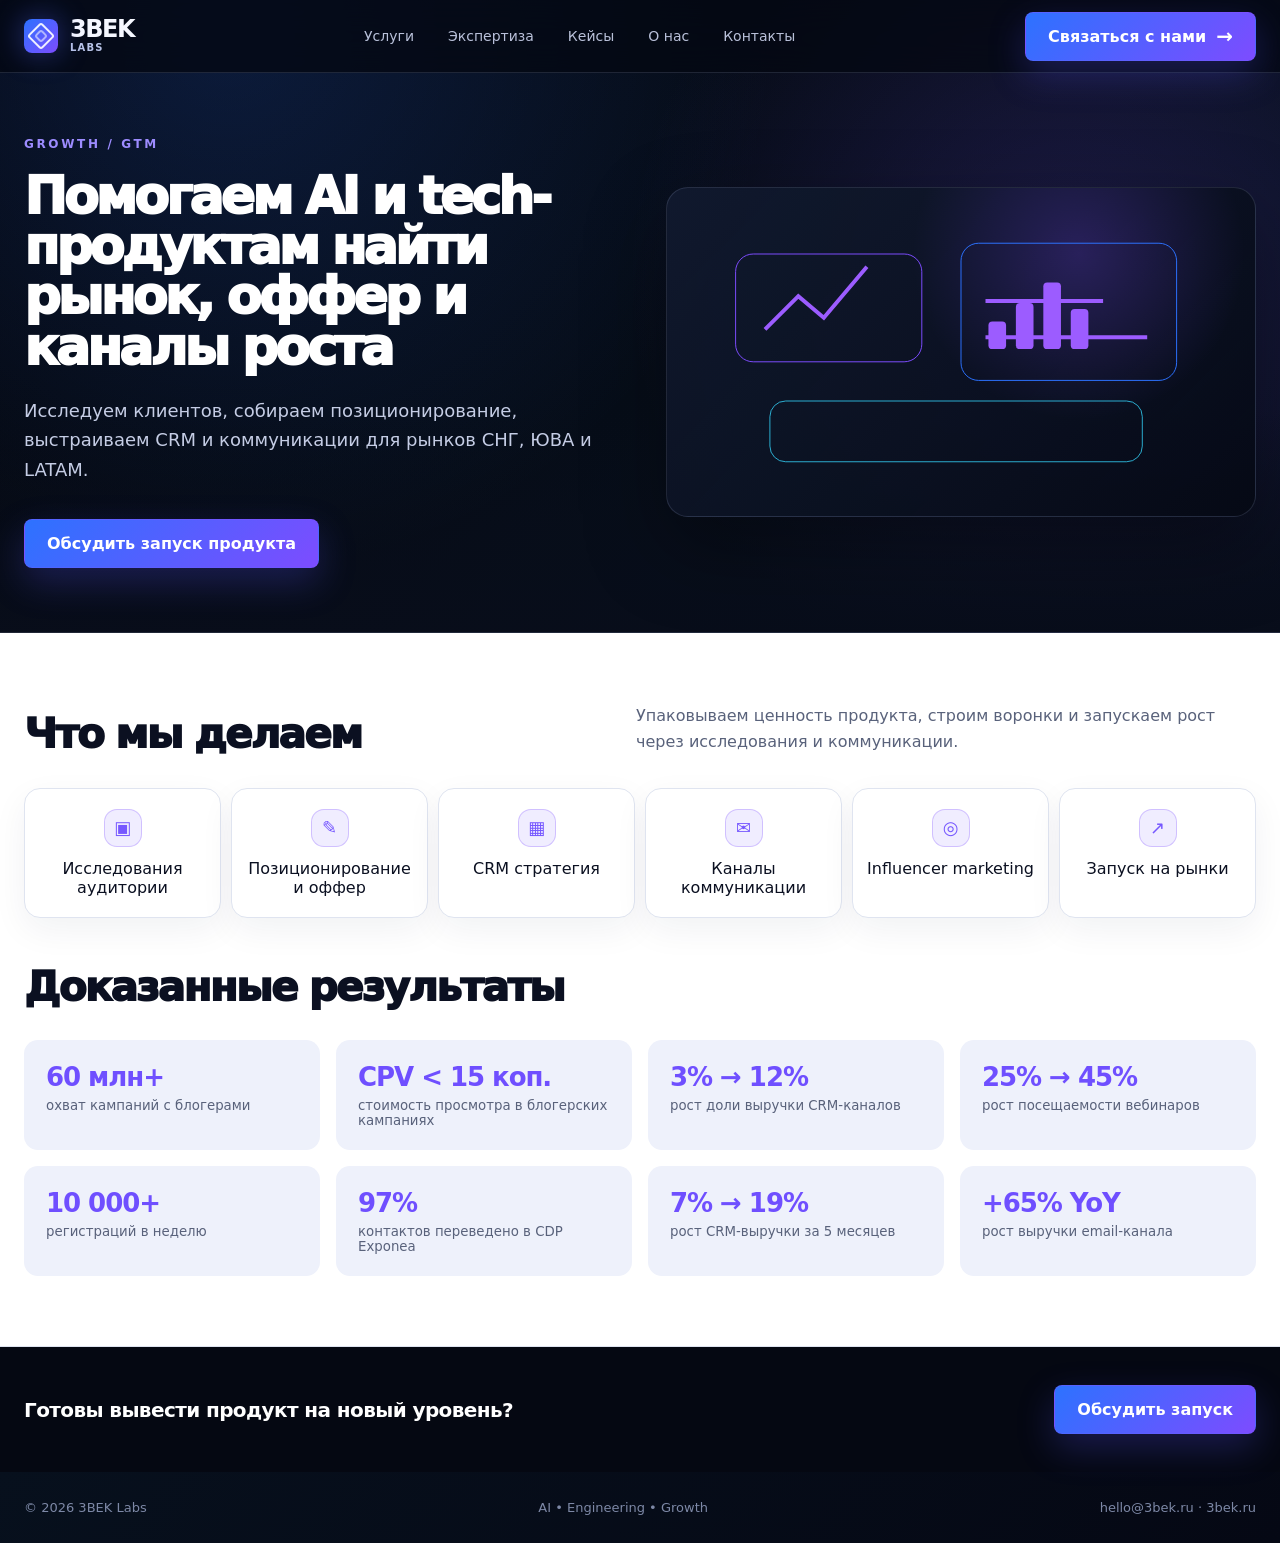
<file: gtm-marketing.html>
<!doctype html>
<html lang="ru">
<head>
  <meta charset="utf-8" />
  <meta name="viewport" content="width=device-width, initial-scale=1" />
  <title>Go-to-market и маркетинг — 3BEK Labs</title>
  <meta name="description" content="3BEK Labs — AI-to-Production консалтинг: инженерия, LLM/ML и go-to-market." />
  <style>

:root{
  --bg:#050812;
  --bg2:#0a1222;
  --panel:#0d1526;
  --panel2:#121b31;
  --line:rgba(154,166,202,.18);
  --line2:rgba(124,87,255,.36);
  --text:#f5f7ff;
  --muted:#aeb7ce;
  --soft:#d7dff7;
  --blue:#2d72ff;
  --violet:#7d4cff;
  --violet2:#9c5cff;
  --cyan:#35d8ff;
  --white:#f6f7fb;
  --ink:#0b1021;
  --ink2:#2d3451;
  --surface:#ffffff;
  --surface2:#f2f4fb;
  --shadow:0 30px 80px rgba(0,0,0,.36);
  --r:24px;
}
*{box-sizing:border-box}
html{scroll-behavior:smooth}
body{
  margin:0;
  font-family:Inter, ui-sans-serif, system-ui, -apple-system, BlinkMacSystemFont, "Segoe UI", Arial, sans-serif;
  color:var(--text);
  background:
    radial-gradient(circle at 18% 2%, rgba(45,114,255,.18), transparent 34rem),
    radial-gradient(circle at 84% 18%, rgba(125,76,255,.18), transparent 28rem),
    linear-gradient(135deg,#04060d,#07101d 52%,#050814);
  font-size:16px;
}
a{color:inherit;text-decoration:none}
p{line-height:1.65;color:var(--muted);margin:0}
img{max-width:100%;display:block}
.container{width:min(1440px, calc(100% - 48px));margin:auto}
.header{
  position:sticky;top:0;z-index:20;
  backdrop-filter:blur(18px);
  background:rgba(5,8,18,.78);
  border-bottom:1px solid var(--line);
}
.nav{height:72px;display:flex;align-items:center;justify-content:space-between;gap:28px}
.logo{display:flex;align-items:center;gap:12px;font-weight:900;letter-spacing:-.06em;text-transform:uppercase;line-height:.86;font-size:24px}
.logo-mark{width:34px;height:34px;border-radius:8px;position:relative;background:linear-gradient(135deg,var(--blue),var(--violet));box-shadow:0 0 30px rgba(84,99,255,.45)}
.logo-mark:before,.logo-mark:after{content:"";position:absolute;inset:7px;border:2px solid rgba(255,255,255,.9);transform:rotate(45deg);border-radius:3px}
.logo-mark:after{inset:12px;opacity:.6}
.logo small{display:block;font-size:10px;letter-spacing:.12em;color:#b9c4e8;margin-top:4px}
.nav-links{display:flex;align-items:center;gap:34px;font-size:14px;color:#dce4ff}
.nav-links a{opacity:.84}.nav-links a:hover{opacity:1;color:white}
.btn{display:inline-flex;align-items:center;justify-content:center;gap:10px;border:1px solid var(--line2);padding:14px 22px;border-radius:8px;background:linear-gradient(135deg,var(--blue),var(--violet));color:white;font-weight:800;box-shadow:0 14px 36px rgba(88,83,255,.25);transition:.2s transform,.2s box-shadow}
.btn:hover{transform:translateY(-2px);box-shadow:0 18px 44px rgba(88,83,255,.34)}
.btn.secondary{background:rgba(255,255,255,.03);box-shadow:none;border-color:rgba(255,255,255,.24)}
.btn.dark{background:#0b1021;color:#fff;border-color:#182544;box-shadow:none}
.arrow{font-size:20px;line-height:0}
.hero{position:relative;overflow:hidden;border-bottom:1px solid var(--line)}
.hero .container{position:relative;z-index:2}
.hero-main{min-height:620px;display:grid;grid-template-columns:1fr 1.25fr;align-items:center;gap:50px;padding:72px 0 48px}
.eyebrow{font-size:12px;text-transform:uppercase;letter-spacing:.22em;color:#9d8cff;font-weight:900;margin-bottom:20px}
h1{margin:0;color:white;font-size:clamp(42px,5.1vw,82px);line-height:.98;letter-spacing:-.065em;font-weight:950}
h2{font-size:clamp(30px,3.2vw,54px);line-height:1.04;letter-spacing:-.05em;margin:0;color:white;font-weight:950}
h3{font-size:22px;letter-spacing:-.03em;margin:0;color:white}
.gradient-text{background:linear-gradient(90deg,#4a86ff,#9c5cff 70%,#35d8ff);-webkit-background-clip:text;background-clip:text;color:transparent}
.lead{margin-top:24px;font-size:18px;max-width:690px;color:#c5cde5}
.cta-row{display:flex;gap:16px;flex-wrap:wrap;margin-top:34px}
.visual-card{position:relative;min-height:430px;border-radius:var(--r);overflow:hidden;background:radial-gradient(circle at 55% 50%,rgba(125,76,255,.28),transparent 38%),linear-gradient(135deg,rgba(9,17,36,.85),rgba(2,4,12,.7));border:1px solid var(--line);box-shadow:var(--shadow)}
.visual-card.hero-wave{border:none;background:transparent;box-shadow:none;min-height:500px}
.wave-svg{position:absolute;inset:0;width:100%;height:100%;filter:drop-shadow(0 0 24px rgba(95,78,255,.5))}
.starfield:before{content:"";position:absolute;inset:-20%;opacity:.52;background-image:radial-gradient(#d8e8ff 1px, transparent 1px);background-size:42px 42px;mask-image:linear-gradient(90deg,transparent,black 18%,black 82%,transparent)}
.hero:after{content:"";position:absolute;inset:auto 0 0;height:40%;background:linear-gradient(180deg,transparent,rgba(8,13,26,.95));z-index:1}
.section{padding:80px 0;border-bottom:1px solid var(--line)}
.section.tight{padding:48px 0}
.section-title{display:flex;align-items:end;justify-content:space-between;gap:24px;margin-bottom:32px}.section-title p{max-width:620px}
.cards{display:grid;gap:18px}.cards.cols-3{grid-template-columns:repeat(3,1fr)}.cards.cols-4{grid-template-columns:repeat(4,1fr)}.cards.cols-6{grid-template-columns:repeat(6,1fr)}
.dark-card{background:linear-gradient(180deg,rgba(18,27,49,.94),rgba(10,17,31,.94));border:1px solid var(--line);border-radius:16px;padding:26px;position:relative;overflow:hidden;box-shadow:0 22px 58px rgba(0,0,0,.22)}
.dark-card:after{content:"";position:absolute;right:-90px;top:-90px;width:180px;height:180px;background:radial-gradient(circle,rgba(125,76,255,.18),transparent 70%)}
.icon{width:44px;height:44px;border-radius:13px;display:grid;place-items:center;background:rgba(125,76,255,.12);border:1px solid rgba(125,76,255,.28);font-size:22px;color:#b18aff;margin-bottom:20px}
.dark-card p{font-size:14px}.link-more{display:inline-flex;margin-top:18px;color:#ad8cff;font-weight:800;font-size:14px}.metrics{display:grid;grid-template-columns:repeat(4,1fr);gap:18px}.metric{background:linear-gradient(180deg,rgba(18,27,49,.96),rgba(12,18,32,.94));border:1px solid var(--line);border-radius:14px;padding:22px}.metric b{display:block;font-size:36px;letter-spacing:-.05em;color:#9c70ff}.metric span{font-size:14px;color:#c7d0eb}.metric small{display:block;color:#8f9aba;margin-top:6px;line-height:1.45}
.audience{display:grid;grid-template-columns:repeat(6,1fr);gap:12px}.audience .chip{padding:18px 10px;text-align:center;border:1px solid var(--line);border-radius:14px;background:rgba(255,255,255,.025);font-size:13px;color:#d6def4}.chip-icon{font-size:24px;display:block;margin-bottom:8px;color:#9f7bff}
.team-grid{display:grid;grid-template-columns:repeat(3,1fr);gap:18px}.person{display:grid;grid-template-columns:120px 1fr;gap:20px;align-items:center}.avatar{width:120px;height:140px;border-radius:16px;background:linear-gradient(135deg,#16243d,#070b15);border:1px solid var(--line);position:relative;overflow:hidden;display:grid;place-items:center;color:white;font-size:38px;font-weight:900}.avatar:before{content:"";position:absolute;inset:0;background:radial-gradient(circle at 50% 22%,rgba(53,216,255,.28),transparent 28%),radial-gradient(circle at 55% 80%,rgba(125,76,255,.25),transparent 36%)}.avatar span{position:relative;z-index:2}.role{color:#8f73ff;font-weight:900;font-size:14px;margin:6px 0 12px}.person p{font-size:14px}.logos{display:flex;justify-content:space-between;align-items:center;gap:28px;opacity:.78;font-size:28px;font-weight:900;letter-spacing:-.03em;color:#e7ebfa;filter:grayscale(1)}
.footer-cta{display:grid;grid-template-columns:1.2fr .8fr;gap:40px;align-items:center;border:1px solid var(--line);background:linear-gradient(135deg,rgba(24,36,64,.92),rgba(8,12,24,.95));padding:48px;border-radius:22px;position:relative;overflow:hidden}.footer-cta:after{content:"";position:absolute;right:-10%;bottom:-60%;width:55%;height:160%;background:radial-gradient(circle,rgba(125,76,255,.2),transparent 70%)}.footer-cta>*{position:relative;z-index:2}.contacts{display:flex;gap:24px;align-items:center;flex-wrap:wrap;color:#c8d2ea}.footer{padding:28px 0;color:#7d88a6;font-size:13px}.footer .container{display:flex;justify-content:space-between;gap:24px;flex-wrap:wrap}
.light-wrap{background:var(--surface);color:var(--ink);border-bottom:1px solid #dfe4f0}.light-wrap h2,.light-wrap h3{color:var(--ink)}.light-wrap p{color:#59627b}.light-section{padding:70px 0}.light-grid{display:grid;gap:18px}.light-grid.cols-2{grid-template-columns:repeat(2,1fr)}.light-grid.cols-3{grid-template-columns:repeat(3,1fr)}.light-grid.cols-4{grid-template-columns:repeat(4,1fr)}.light-card{border:1px solid #dfe4f0;border-radius:16px;padding:24px;background:#fff;box-shadow:0 12px 35px rgba(19,31,62,.06)}.light-card .icon{background:#f0edff;color:#7658ff}.light-card ul,.checklist{list-style:none;padding:0;margin:18px 0 0;display:grid;gap:10px;color:#59627b}.light-card li,.checklist li{position:relative;padding-left:26px}.light-card li:before,.checklist li:before{content:"✓";position:absolute;left:0;color:#674bff;font-weight:900}.subhero{min-height:420px;display:grid;grid-template-columns:1fr 1fr;align-items:center;gap:52px;padding:64px 0}.subhero h1{font-size:clamp(38px,4vw,68px)}.subhero-visual{height:330px;border-radius:22px;position:relative;overflow:hidden;border:1px solid var(--line);background:linear-gradient(135deg,rgba(17,26,47,.95),rgba(5,9,20,.9));box-shadow:var(--shadow)}
.dark-bottom{background:var(--bg);padding:38px 0}.mini-cta{display:flex;justify-content:space-between;gap:24px;align-items:center}.mini-cta h3{font-size:20px}.proof-row{display:grid;grid-template-columns:repeat(4,1fr);gap:16px}.proof{background:#eef1fb;border-radius:14px;padding:22px}.proof b{font-size:26px;display:block;color:#6f4fff;letter-spacing:-.04em}.proof small{display:block;color:#59627b;margin-top:6px}.process{counter-reset:step;display:grid;gap:14px}.process-item{counter-increment:step;display:grid;grid-template-columns:54px 1fr;gap:18px;align-items:start}.process-item:before{content:counter(step, decimal-leading-zero);display:grid;place-items:center;width:48px;height:48px;border-radius:14px;background:#f0edff;color:#674bff;font-weight:900}.before-after{display:grid;grid-template-columns:repeat(2,1fr);gap:18px}.scenario{display:flex;align-items:center;gap:14px}.scenario .small-icon{width:42px;height:42px;border-radius:12px;background:#f0edff;display:grid;place-items:center;color:#684dff;font-size:20px;flex:0 0 auto}.hero-blueprint{background-image:linear-gradient(rgba(125,76,255,.1) 1px, transparent 1px),linear-gradient(90deg,rgba(125,76,255,.1) 1px, transparent 1px);background-size:32px 32px}.hero-blueprint:after{content:"";position:absolute;inset:0;background:radial-gradient(circle at 65% 35%,rgba(45,114,255,.25),transparent 42%)}
.radar{position:absolute;inset:0;background:radial-gradient(circle at 55% 50%,rgba(125,76,255,.24),transparent 3%,transparent 7%,rgba(125,76,255,.2) 7.2%,transparent 7.6%,transparent 18%,rgba(125,76,255,.16) 18.2%,transparent 18.6%,transparent 30%,rgba(125,76,255,.14) 30.2%,transparent 30.6%,transparent 42%,rgba(125,76,255,.12) 42.2%,transparent 42.6%),linear-gradient(90deg,transparent 54.8%,rgba(125,76,255,.55) 55%,transparent 55.2%),linear-gradient(0deg,transparent 49.8%,rgba(125,76,255,.38) 50%,transparent 50.2%)}.radar:before{content:"";position:absolute;left:55%;top:50%;width:46%;height:2px;background:linear-gradient(90deg,rgba(125,76,255,.9),transparent);transform-origin:left;animation:scan 7s linear infinite}.radar-dot{position:absolute;width:12px;height:12px;border-radius:50%;background:#a78bff;box-shadow:0 0 20px #a78bff}.d1{left:52%;top:24%}.d2{left:72%;top:49%}.d3{left:43%;top:68%}.d4{left:62%;top:63%}@keyframes scan{to{transform:rotate(360deg)}}
.brain{position:absolute;inset:0;background:radial-gradient(circle at 52% 45%,rgba(125,76,255,.28),transparent 40%)}.brain svg,.iso svg,.dashboard svg,.health svg,.car svg{position:absolute;inset:0;width:100%;height:100%}.iso{position:absolute;inset:0;background-image:linear-gradient(rgba(68,115,255,.1) 1px,transparent 1px),linear-gradient(90deg,rgba(68,115,255,.1) 1px,transparent 1px);background-size:26px 26px}.dashboard{position:absolute;inset:0;background:radial-gradient(circle at 70% 20%,rgba(125,76,255,.25),transparent 34%)}.car{position:absolute;inset:0;background:radial-gradient(circle at 60% 48%,rgba(45,114,255,.22),transparent 40%)}.health{position:absolute;inset:0;background:radial-gradient(circle at 68% 38%,rgba(53,216,255,.18),transparent 40%)}
.service-strip{display:grid;grid-template-columns:repeat(6,1fr);gap:10px}.service-mini{text-align:center;padding:20px 10px}.service-mini .icon{margin:0 auto 12px;width:38px;height:38px;font-size:18px}.stats-band{padding:46px 0;background:#0b1120;border-top:1px solid var(--line);border-bottom:1px solid var(--line)}
.board-link{display:inline-flex;gap:8px;align-items:center;color:#bda8ff;font-weight:800}
@media (max-width:1100px){.hero-main,.subhero{grid-template-columns:1fr}.cards.cols-4,.metrics,.proof-row{grid-template-columns:repeat(2,1fr)}.audience,.cards.cols-6{grid-template-columns:repeat(3,1fr)}.team-grid{grid-template-columns:1fr}.person{grid-template-columns:90px 1fr}.avatar{width:90px;height:110px}.logos{font-size:20px;flex-wrap:wrap}.light-grid.cols-4{grid-template-columns:repeat(2,1fr)}}
@media (max-width:760px){.container{width:min(100% - 28px,1440px)}.nav{height:auto;padding:16px 0;align-items:flex-start}.nav-links{display:none}.hero-main{padding:52px 0 34px;min-height:auto}.visual-card.hero-wave{min-height:280px}h1{font-size:42px}.lead{font-size:16px}.cards.cols-3,.cards.cols-4,.metrics,.proof-row,.audience,.light-grid.cols-2,.light-grid.cols-3,.light-grid.cols-4,.before-after{grid-template-columns:1fr}.footer-cta,.mini-cta{grid-template-columns:1fr;display:grid}.section,.light-section{padding:52px 0}.subhero-visual{height:260px}.service-strip{grid-template-columns:repeat(2,1fr)}}

</style>
  <meta name="3bek-build" content="v3-standalone-inline-assets" />
</head>
<body class="">

<header class="header">
  <div class="container nav">
    <a class="logo" href="index.html" aria-label="3BEK Labs">
      <span class="logo-mark"></span><span>3BEK<br><small>Labs</small></span>
    </a>
    <nav class="nav-links">
      <a href="index.html#services">Услуги</a>
      <a href="index.html#expertise">Экспертиза</a>
      <a href="cases.html">Кейсы</a>
      <a href="index.html#team">О нас</a>
      <a href="index.html#contacts">Контакты</a>
    </nav>
    <a class="btn" href="mailto:hello@3bek.ru">Связаться с нами <span class="arrow">→</span></a>
  </div>
</header>


<main>
<section class="hero">
  <div class="container subhero">
    <div><div class="eyebrow">Growth / GTM</div><h1>Помогаем AI и tech-продуктам найти рынок, оффер и каналы роста</h1><p class="lead">Исследуем клиентов, собираем позиционирование, выстраиваем CRM и коммуникации для рынков СНГ, ЮВА и LATAM.</p><div class="cta-row"><a class="btn" href="mailto:hello@3bek.ru">Обсудить запуск продукта</a></div></div>
    <div class="subhero-visual"><div class="dashboard"><svg viewBox="0 0 600 330" fill="none"><rect x="70" y="65" width="190" height="110" rx="18" stroke="#7d4cff"/><rect x="300" y="54" width="220" height="140" rx="18" stroke="#2d72ff"/><rect x="105" y="215" width="380" height="62" rx="16" stroke="#35d8ff" stroke-opacity=".8"/><path d="M325 150h165M325 113h120M100 142l34-34 26 22 44-52" stroke="#9c5cff" stroke-width="4"/><g fill="#9c5cff"><rect x="328" y="134" width="18" height="28" rx="4"/><rect x="356" y="115" width="18" height="47" rx="4"/><rect x="384" y="94" width="18" height="68" rx="4"/><rect x="412" y="121" width="18" height="41" rx="4"/></g></svg></div></div>
  </div>
</section>

<section class="light-wrap"><div class="container light-section">
  <div class="section-title"><h2>Что мы делаем</h2><p>Упаковываем ценность продукта, строим воронки и запускаем рост через исследования и коммуникации.</p></div>
  <div class="service-strip"><div class="light-card service-mini"><div class="icon">▣</div>Исследования аудитории</div><div class="light-card service-mini"><div class="icon">✎</div>Позиционирование и оффер</div><div class="light-card service-mini"><div class="icon">▦</div>CRM стратегия</div><div class="light-card service-mini"><div class="icon">✉</div>Каналы коммуникации</div><div class="light-card service-mini"><div class="icon">◎</div>Influencer marketing</div><div class="light-card service-mini"><div class="icon">↗</div>Запуск на рынки</div></div>
  <div class="section-title" style="margin-top:48px"><h2>Доказанные результаты</h2></div>
  <div class="proof-row"><div class="proof"><b>60 млн+</b><small>охват кампаний с блогерами</small></div><div class="proof"><b>CPV &lt; 15 коп.</b><small>стоимость просмотра в блогерских кампаниях</small></div><div class="proof"><b>3% → 12%</b><small>рост доли выручки CRM-каналов</small></div><div class="proof"><b>25% → 45%</b><small>рост посещаемости вебинаров</small></div><div class="proof"><b>10 000+</b><small>регистраций в неделю</small></div><div class="proof"><b>97%</b><small>контактов переведено в CDP Exponea</small></div><div class="proof"><b>7% → 19%</b><small>рост CRM-выручки за 5 месяцев</small></div><div class="proof"><b>+65% YoY</b><small>рост выручки email-канала</small></div></div>
</div></section>
<section class="dark-bottom"><div class="container mini-cta"><h3>Готовы вывести продукт на новый уровень?</h3><a class="btn" href="mailto:hello@3bek.ru">Обсудить запуск</a></div></section>

</main>


<footer class="footer">
  <div class="container">
    <span>© <span data-year></span> 3BEK Labs</span>
    <span>AI • Engineering • Growth</span>
    <span>hello@3bek.ru · 3bek.ru</span>
  </div>
</footer>
<script>
document.querySelectorAll('[data-year]').forEach(el=>el.textContent=new Date().getFullYear());
</script>

</body>
</html>
</file>
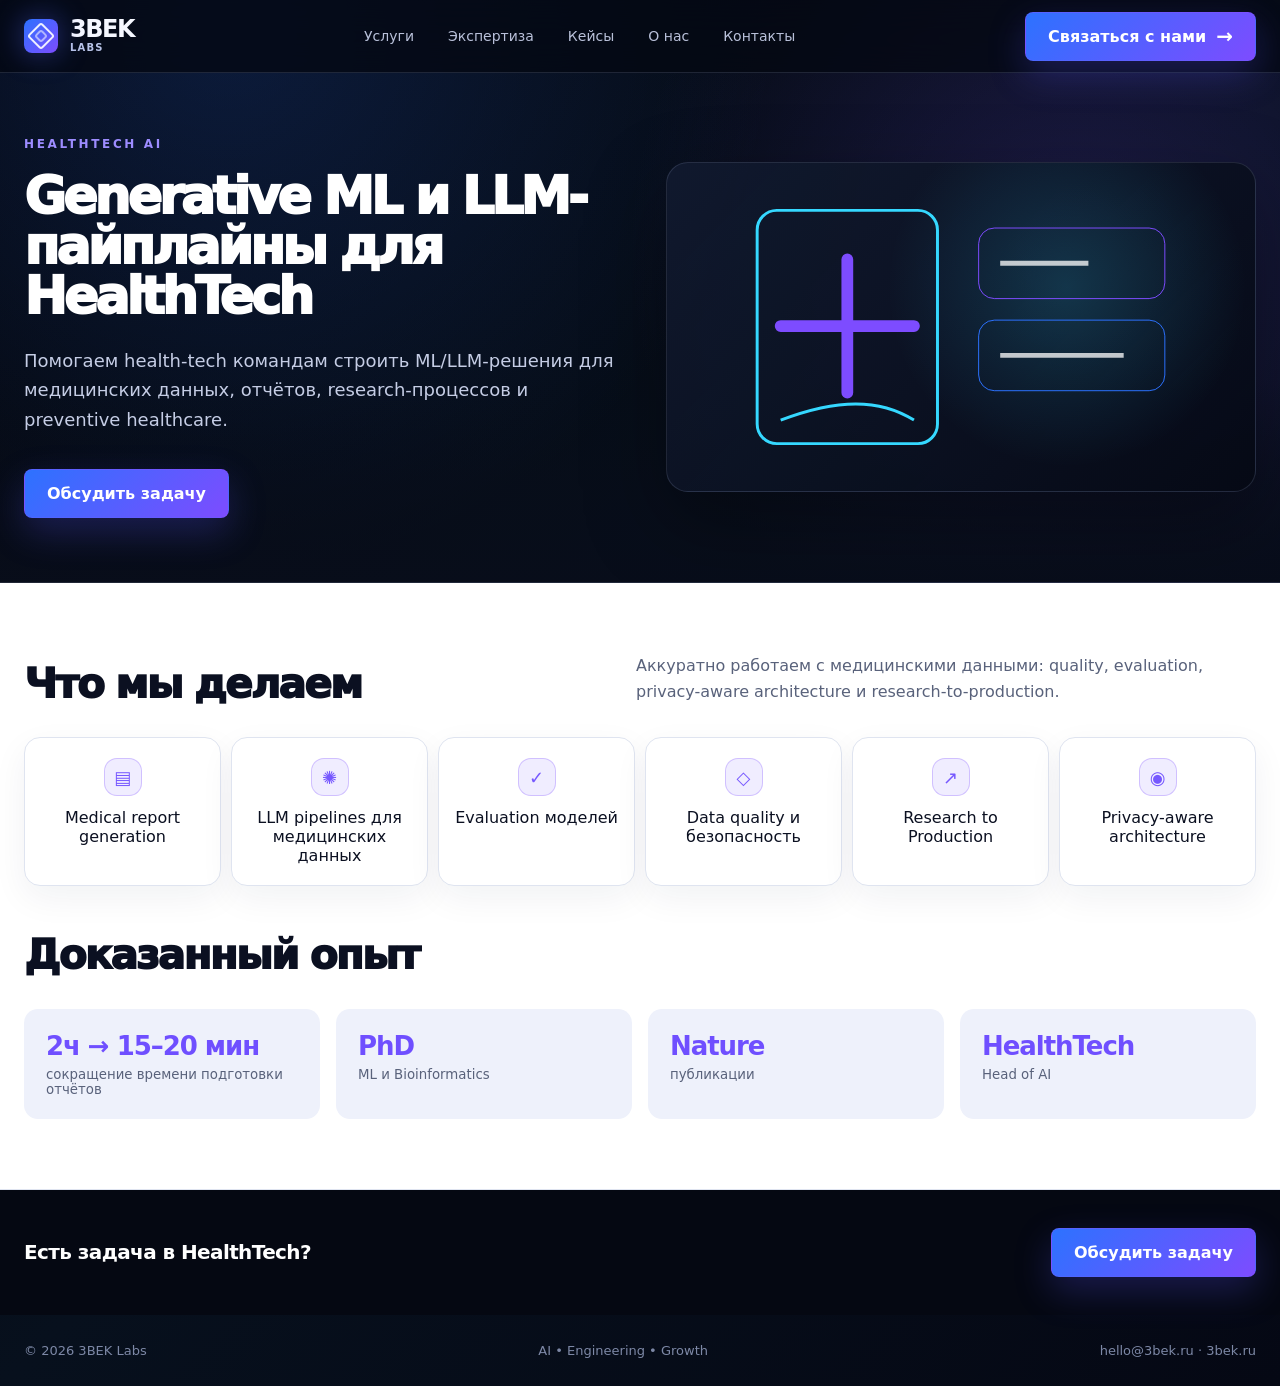
<file: healthtech-ai.html>
<!doctype html>
<html lang="ru">
<head>
  <meta charset="utf-8" />
  <meta name="viewport" content="width=device-width, initial-scale=1" />
  <title>Generative ML для HealthTech — 3BEK Labs</title>
  <meta name="description" content="3BEK Labs — AI-to-Production консалтинг: инженерия, LLM/ML и go-to-market." />
  <style>

:root{
  --bg:#050812;
  --bg2:#0a1222;
  --panel:#0d1526;
  --panel2:#121b31;
  --line:rgba(154,166,202,.18);
  --line2:rgba(124,87,255,.36);
  --text:#f5f7ff;
  --muted:#aeb7ce;
  --soft:#d7dff7;
  --blue:#2d72ff;
  --violet:#7d4cff;
  --violet2:#9c5cff;
  --cyan:#35d8ff;
  --white:#f6f7fb;
  --ink:#0b1021;
  --ink2:#2d3451;
  --surface:#ffffff;
  --surface2:#f2f4fb;
  --shadow:0 30px 80px rgba(0,0,0,.36);
  --r:24px;
}
*{box-sizing:border-box}
html{scroll-behavior:smooth}
body{
  margin:0;
  font-family:Inter, ui-sans-serif, system-ui, -apple-system, BlinkMacSystemFont, "Segoe UI", Arial, sans-serif;
  color:var(--text);
  background:
    radial-gradient(circle at 18% 2%, rgba(45,114,255,.18), transparent 34rem),
    radial-gradient(circle at 84% 18%, rgba(125,76,255,.18), transparent 28rem),
    linear-gradient(135deg,#04060d,#07101d 52%,#050814);
  font-size:16px;
}
a{color:inherit;text-decoration:none}
p{line-height:1.65;color:var(--muted);margin:0}
img{max-width:100%;display:block}
.container{width:min(1440px, calc(100% - 48px));margin:auto}
.header{
  position:sticky;top:0;z-index:20;
  backdrop-filter:blur(18px);
  background:rgba(5,8,18,.78);
  border-bottom:1px solid var(--line);
}
.nav{height:72px;display:flex;align-items:center;justify-content:space-between;gap:28px}
.logo{display:flex;align-items:center;gap:12px;font-weight:900;letter-spacing:-.06em;text-transform:uppercase;line-height:.86;font-size:24px}
.logo-mark{width:34px;height:34px;border-radius:8px;position:relative;background:linear-gradient(135deg,var(--blue),var(--violet));box-shadow:0 0 30px rgba(84,99,255,.45)}
.logo-mark:before,.logo-mark:after{content:"";position:absolute;inset:7px;border:2px solid rgba(255,255,255,.9);transform:rotate(45deg);border-radius:3px}
.logo-mark:after{inset:12px;opacity:.6}
.logo small{display:block;font-size:10px;letter-spacing:.12em;color:#b9c4e8;margin-top:4px}
.nav-links{display:flex;align-items:center;gap:34px;font-size:14px;color:#dce4ff}
.nav-links a{opacity:.84}.nav-links a:hover{opacity:1;color:white}
.btn{display:inline-flex;align-items:center;justify-content:center;gap:10px;border:1px solid var(--line2);padding:14px 22px;border-radius:8px;background:linear-gradient(135deg,var(--blue),var(--violet));color:white;font-weight:800;box-shadow:0 14px 36px rgba(88,83,255,.25);transition:.2s transform,.2s box-shadow}
.btn:hover{transform:translateY(-2px);box-shadow:0 18px 44px rgba(88,83,255,.34)}
.btn.secondary{background:rgba(255,255,255,.03);box-shadow:none;border-color:rgba(255,255,255,.24)}
.btn.dark{background:#0b1021;color:#fff;border-color:#182544;box-shadow:none}
.arrow{font-size:20px;line-height:0}
.hero{position:relative;overflow:hidden;border-bottom:1px solid var(--line)}
.hero .container{position:relative;z-index:2}
.hero-main{min-height:620px;display:grid;grid-template-columns:1fr 1.25fr;align-items:center;gap:50px;padding:72px 0 48px}
.eyebrow{font-size:12px;text-transform:uppercase;letter-spacing:.22em;color:#9d8cff;font-weight:900;margin-bottom:20px}
h1{margin:0;color:white;font-size:clamp(42px,5.1vw,82px);line-height:.98;letter-spacing:-.065em;font-weight:950}
h2{font-size:clamp(30px,3.2vw,54px);line-height:1.04;letter-spacing:-.05em;margin:0;color:white;font-weight:950}
h3{font-size:22px;letter-spacing:-.03em;margin:0;color:white}
.gradient-text{background:linear-gradient(90deg,#4a86ff,#9c5cff 70%,#35d8ff);-webkit-background-clip:text;background-clip:text;color:transparent}
.lead{margin-top:24px;font-size:18px;max-width:690px;color:#c5cde5}
.cta-row{display:flex;gap:16px;flex-wrap:wrap;margin-top:34px}
.visual-card{position:relative;min-height:430px;border-radius:var(--r);overflow:hidden;background:radial-gradient(circle at 55% 50%,rgba(125,76,255,.28),transparent 38%),linear-gradient(135deg,rgba(9,17,36,.85),rgba(2,4,12,.7));border:1px solid var(--line);box-shadow:var(--shadow)}
.visual-card.hero-wave{border:none;background:transparent;box-shadow:none;min-height:500px}
.wave-svg{position:absolute;inset:0;width:100%;height:100%;filter:drop-shadow(0 0 24px rgba(95,78,255,.5))}
.starfield:before{content:"";position:absolute;inset:-20%;opacity:.52;background-image:radial-gradient(#d8e8ff 1px, transparent 1px);background-size:42px 42px;mask-image:linear-gradient(90deg,transparent,black 18%,black 82%,transparent)}
.hero:after{content:"";position:absolute;inset:auto 0 0;height:40%;background:linear-gradient(180deg,transparent,rgba(8,13,26,.95));z-index:1}
.section{padding:80px 0;border-bottom:1px solid var(--line)}
.section.tight{padding:48px 0}
.section-title{display:flex;align-items:end;justify-content:space-between;gap:24px;margin-bottom:32px}.section-title p{max-width:620px}
.cards{display:grid;gap:18px}.cards.cols-3{grid-template-columns:repeat(3,1fr)}.cards.cols-4{grid-template-columns:repeat(4,1fr)}.cards.cols-6{grid-template-columns:repeat(6,1fr)}
.dark-card{background:linear-gradient(180deg,rgba(18,27,49,.94),rgba(10,17,31,.94));border:1px solid var(--line);border-radius:16px;padding:26px;position:relative;overflow:hidden;box-shadow:0 22px 58px rgba(0,0,0,.22)}
.dark-card:after{content:"";position:absolute;right:-90px;top:-90px;width:180px;height:180px;background:radial-gradient(circle,rgba(125,76,255,.18),transparent 70%)}
.icon{width:44px;height:44px;border-radius:13px;display:grid;place-items:center;background:rgba(125,76,255,.12);border:1px solid rgba(125,76,255,.28);font-size:22px;color:#b18aff;margin-bottom:20px}
.dark-card p{font-size:14px}.link-more{display:inline-flex;margin-top:18px;color:#ad8cff;font-weight:800;font-size:14px}.metrics{display:grid;grid-template-columns:repeat(4,1fr);gap:18px}.metric{background:linear-gradient(180deg,rgba(18,27,49,.96),rgba(12,18,32,.94));border:1px solid var(--line);border-radius:14px;padding:22px}.metric b{display:block;font-size:36px;letter-spacing:-.05em;color:#9c70ff}.metric span{font-size:14px;color:#c7d0eb}.metric small{display:block;color:#8f9aba;margin-top:6px;line-height:1.45}
.audience{display:grid;grid-template-columns:repeat(6,1fr);gap:12px}.audience .chip{padding:18px 10px;text-align:center;border:1px solid var(--line);border-radius:14px;background:rgba(255,255,255,.025);font-size:13px;color:#d6def4}.chip-icon{font-size:24px;display:block;margin-bottom:8px;color:#9f7bff}
.team-grid{display:grid;grid-template-columns:repeat(3,1fr);gap:18px}.person{display:grid;grid-template-columns:120px 1fr;gap:20px;align-items:center}.avatar{width:120px;height:140px;border-radius:16px;background:linear-gradient(135deg,#16243d,#070b15);border:1px solid var(--line);position:relative;overflow:hidden;display:grid;place-items:center;color:white;font-size:38px;font-weight:900}.avatar:before{content:"";position:absolute;inset:0;background:radial-gradient(circle at 50% 22%,rgba(53,216,255,.28),transparent 28%),radial-gradient(circle at 55% 80%,rgba(125,76,255,.25),transparent 36%)}.avatar span{position:relative;z-index:2}.role{color:#8f73ff;font-weight:900;font-size:14px;margin:6px 0 12px}.person p{font-size:14px}.logos{display:flex;justify-content:space-between;align-items:center;gap:28px;opacity:.78;font-size:28px;font-weight:900;letter-spacing:-.03em;color:#e7ebfa;filter:grayscale(1)}
.footer-cta{display:grid;grid-template-columns:1.2fr .8fr;gap:40px;align-items:center;border:1px solid var(--line);background:linear-gradient(135deg,rgba(24,36,64,.92),rgba(8,12,24,.95));padding:48px;border-radius:22px;position:relative;overflow:hidden}.footer-cta:after{content:"";position:absolute;right:-10%;bottom:-60%;width:55%;height:160%;background:radial-gradient(circle,rgba(125,76,255,.2),transparent 70%)}.footer-cta>*{position:relative;z-index:2}.contacts{display:flex;gap:24px;align-items:center;flex-wrap:wrap;color:#c8d2ea}.footer{padding:28px 0;color:#7d88a6;font-size:13px}.footer .container{display:flex;justify-content:space-between;gap:24px;flex-wrap:wrap}
.light-wrap{background:var(--surface);color:var(--ink);border-bottom:1px solid #dfe4f0}.light-wrap h2,.light-wrap h3{color:var(--ink)}.light-wrap p{color:#59627b}.light-section{padding:70px 0}.light-grid{display:grid;gap:18px}.light-grid.cols-2{grid-template-columns:repeat(2,1fr)}.light-grid.cols-3{grid-template-columns:repeat(3,1fr)}.light-grid.cols-4{grid-template-columns:repeat(4,1fr)}.light-card{border:1px solid #dfe4f0;border-radius:16px;padding:24px;background:#fff;box-shadow:0 12px 35px rgba(19,31,62,.06)}.light-card .icon{background:#f0edff;color:#7658ff}.light-card ul,.checklist{list-style:none;padding:0;margin:18px 0 0;display:grid;gap:10px;color:#59627b}.light-card li,.checklist li{position:relative;padding-left:26px}.light-card li:before,.checklist li:before{content:"✓";position:absolute;left:0;color:#674bff;font-weight:900}.subhero{min-height:420px;display:grid;grid-template-columns:1fr 1fr;align-items:center;gap:52px;padding:64px 0}.subhero h1{font-size:clamp(38px,4vw,68px)}.subhero-visual{height:330px;border-radius:22px;position:relative;overflow:hidden;border:1px solid var(--line);background:linear-gradient(135deg,rgba(17,26,47,.95),rgba(5,9,20,.9));box-shadow:var(--shadow)}
.dark-bottom{background:var(--bg);padding:38px 0}.mini-cta{display:flex;justify-content:space-between;gap:24px;align-items:center}.mini-cta h3{font-size:20px}.proof-row{display:grid;grid-template-columns:repeat(4,1fr);gap:16px}.proof{background:#eef1fb;border-radius:14px;padding:22px}.proof b{font-size:26px;display:block;color:#6f4fff;letter-spacing:-.04em}.proof small{display:block;color:#59627b;margin-top:6px}.process{counter-reset:step;display:grid;gap:14px}.process-item{counter-increment:step;display:grid;grid-template-columns:54px 1fr;gap:18px;align-items:start}.process-item:before{content:counter(step, decimal-leading-zero);display:grid;place-items:center;width:48px;height:48px;border-radius:14px;background:#f0edff;color:#674bff;font-weight:900}.before-after{display:grid;grid-template-columns:repeat(2,1fr);gap:18px}.scenario{display:flex;align-items:center;gap:14px}.scenario .small-icon{width:42px;height:42px;border-radius:12px;background:#f0edff;display:grid;place-items:center;color:#684dff;font-size:20px;flex:0 0 auto}.hero-blueprint{background-image:linear-gradient(rgba(125,76,255,.1) 1px, transparent 1px),linear-gradient(90deg,rgba(125,76,255,.1) 1px, transparent 1px);background-size:32px 32px}.hero-blueprint:after{content:"";position:absolute;inset:0;background:radial-gradient(circle at 65% 35%,rgba(45,114,255,.25),transparent 42%)}
.radar{position:absolute;inset:0;background:radial-gradient(circle at 55% 50%,rgba(125,76,255,.24),transparent 3%,transparent 7%,rgba(125,76,255,.2) 7.2%,transparent 7.6%,transparent 18%,rgba(125,76,255,.16) 18.2%,transparent 18.6%,transparent 30%,rgba(125,76,255,.14) 30.2%,transparent 30.6%,transparent 42%,rgba(125,76,255,.12) 42.2%,transparent 42.6%),linear-gradient(90deg,transparent 54.8%,rgba(125,76,255,.55) 55%,transparent 55.2%),linear-gradient(0deg,transparent 49.8%,rgba(125,76,255,.38) 50%,transparent 50.2%)}.radar:before{content:"";position:absolute;left:55%;top:50%;width:46%;height:2px;background:linear-gradient(90deg,rgba(125,76,255,.9),transparent);transform-origin:left;animation:scan 7s linear infinite}.radar-dot{position:absolute;width:12px;height:12px;border-radius:50%;background:#a78bff;box-shadow:0 0 20px #a78bff}.d1{left:52%;top:24%}.d2{left:72%;top:49%}.d3{left:43%;top:68%}.d4{left:62%;top:63%}@keyframes scan{to{transform:rotate(360deg)}}
.brain{position:absolute;inset:0;background:radial-gradient(circle at 52% 45%,rgba(125,76,255,.28),transparent 40%)}.brain svg,.iso svg,.dashboard svg,.health svg,.car svg{position:absolute;inset:0;width:100%;height:100%}.iso{position:absolute;inset:0;background-image:linear-gradient(rgba(68,115,255,.1) 1px,transparent 1px),linear-gradient(90deg,rgba(68,115,255,.1) 1px,transparent 1px);background-size:26px 26px}.dashboard{position:absolute;inset:0;background:radial-gradient(circle at 70% 20%,rgba(125,76,255,.25),transparent 34%)}.car{position:absolute;inset:0;background:radial-gradient(circle at 60% 48%,rgba(45,114,255,.22),transparent 40%)}.health{position:absolute;inset:0;background:radial-gradient(circle at 68% 38%,rgba(53,216,255,.18),transparent 40%)}
.service-strip{display:grid;grid-template-columns:repeat(6,1fr);gap:10px}.service-mini{text-align:center;padding:20px 10px}.service-mini .icon{margin:0 auto 12px;width:38px;height:38px;font-size:18px}.stats-band{padding:46px 0;background:#0b1120;border-top:1px solid var(--line);border-bottom:1px solid var(--line)}
.board-link{display:inline-flex;gap:8px;align-items:center;color:#bda8ff;font-weight:800}
@media (max-width:1100px){.hero-main,.subhero{grid-template-columns:1fr}.cards.cols-4,.metrics,.proof-row{grid-template-columns:repeat(2,1fr)}.audience,.cards.cols-6{grid-template-columns:repeat(3,1fr)}.team-grid{grid-template-columns:1fr}.person{grid-template-columns:90px 1fr}.avatar{width:90px;height:110px}.logos{font-size:20px;flex-wrap:wrap}.light-grid.cols-4{grid-template-columns:repeat(2,1fr)}}
@media (max-width:760px){.container{width:min(100% - 28px,1440px)}.nav{height:auto;padding:16px 0;align-items:flex-start}.nav-links{display:none}.hero-main{padding:52px 0 34px;min-height:auto}.visual-card.hero-wave{min-height:280px}h1{font-size:42px}.lead{font-size:16px}.cards.cols-3,.cards.cols-4,.metrics,.proof-row,.audience,.light-grid.cols-2,.light-grid.cols-3,.light-grid.cols-4,.before-after{grid-template-columns:1fr}.footer-cta,.mini-cta{grid-template-columns:1fr;display:grid}.section,.light-section{padding:52px 0}.subhero-visual{height:260px}.service-strip{grid-template-columns:repeat(2,1fr)}}

</style>
  <meta name="3bek-build" content="v3-standalone-inline-assets" />
</head>
<body class="">

<header class="header">
  <div class="container nav">
    <a class="logo" href="index.html" aria-label="3BEK Labs">
      <span class="logo-mark"></span><span>3BEK<br><small>Labs</small></span>
    </a>
    <nav class="nav-links">
      <a href="index.html#services">Услуги</a>
      <a href="index.html#expertise">Экспертиза</a>
      <a href="cases.html">Кейсы</a>
      <a href="index.html#team">О нас</a>
      <a href="index.html#contacts">Контакты</a>
    </nav>
    <a class="btn" href="mailto:hello@3bek.ru">Связаться с нами <span class="arrow">→</span></a>
  </div>
</header>


<main>
<section class="hero">
  <div class="container subhero">
    <div><div class="eyebrow">HealthTech AI</div><h1>Generative ML и LLM-пайплайны для HealthTech</h1><p class="lead">Помогаем health-tech командам строить ML/LLM-решения для медицинских данных, отчётов, research-процессов и preventive healthcare.</p><div class="cta-row"><a class="btn" href="mailto:hello@3bek.ru">Обсудить задачу</a></div></div>
    <div class="subhero-visual"><div class="health"><svg viewBox="0 0 600 330" fill="none"><rect x="92" y="46" width="184" height="238" rx="20" stroke="#35d8ff" stroke-width="3"/><rect x="318" y="64" width="190" height="72" rx="16" stroke="#7d4cff"/><rect x="318" y="158" width="190" height="72" rx="16" stroke="#2d72ff"/><path d="M184 96v136M116 164h136" stroke="#7d4cff" stroke-width="12" stroke-linecap="round"/><path d="M340 100h90M340 194h126" stroke="#fff" stroke-opacity=".75" stroke-width="5"/><path d="M116 260c58-22 101-22 136 0" stroke="#35d8ff" stroke-width="3"/></svg></div></div>
  </div>
</section>

<section class="light-wrap"><div class="container light-section">
  <div class="section-title"><h2>Что мы делаем</h2><p>Аккуратно работаем с медицинскими данными: quality, evaluation, privacy-aware architecture и research-to-production.</p></div>
  <div class="service-strip"><div class="light-card service-mini"><div class="icon">▤</div>Medical report generation</div><div class="light-card service-mini"><div class="icon">✺</div>LLM pipelines для медицинских данных</div><div class="light-card service-mini"><div class="icon">✓</div>Evaluation моделей</div><div class="light-card service-mini"><div class="icon">◇</div>Data quality и безопасность</div><div class="light-card service-mini"><div class="icon">↗</div>Research to Production</div><div class="light-card service-mini"><div class="icon">◉</div>Privacy-aware architecture</div></div>
  <div class="section-title" style="margin-top:48px"><h2>Доказанный опыт</h2></div>
  <div class="proof-row"><div class="proof"><b>2ч → 15–20 мин</b><small>сокращение времени подготовки отчётов</small></div><div class="proof"><b>PhD</b><small>ML и Bioinformatics</small></div><div class="proof"><b>Nature</b><small>публикации</small></div><div class="proof"><b>HealthTech</b><small>Head of AI</small></div></div>
</div></section>
<section class="dark-bottom"><div class="container mini-cta"><h3>Есть задача в HealthTech?</h3><a class="btn" href="mailto:hello@3bek.ru">Обсудить задачу</a></div></section>

</main>


<footer class="footer">
  <div class="container">
    <span>© <span data-year></span> 3BEK Labs</span>
    <span>AI • Engineering • Growth</span>
    <span>hello@3bek.ru · 3bek.ru</span>
  </div>
</footer>
<script>
document.querySelectorAll('[data-year]').forEach(el=>el.textContent=new Date().getFullYear());
</script>

</body>
</html>
</file>
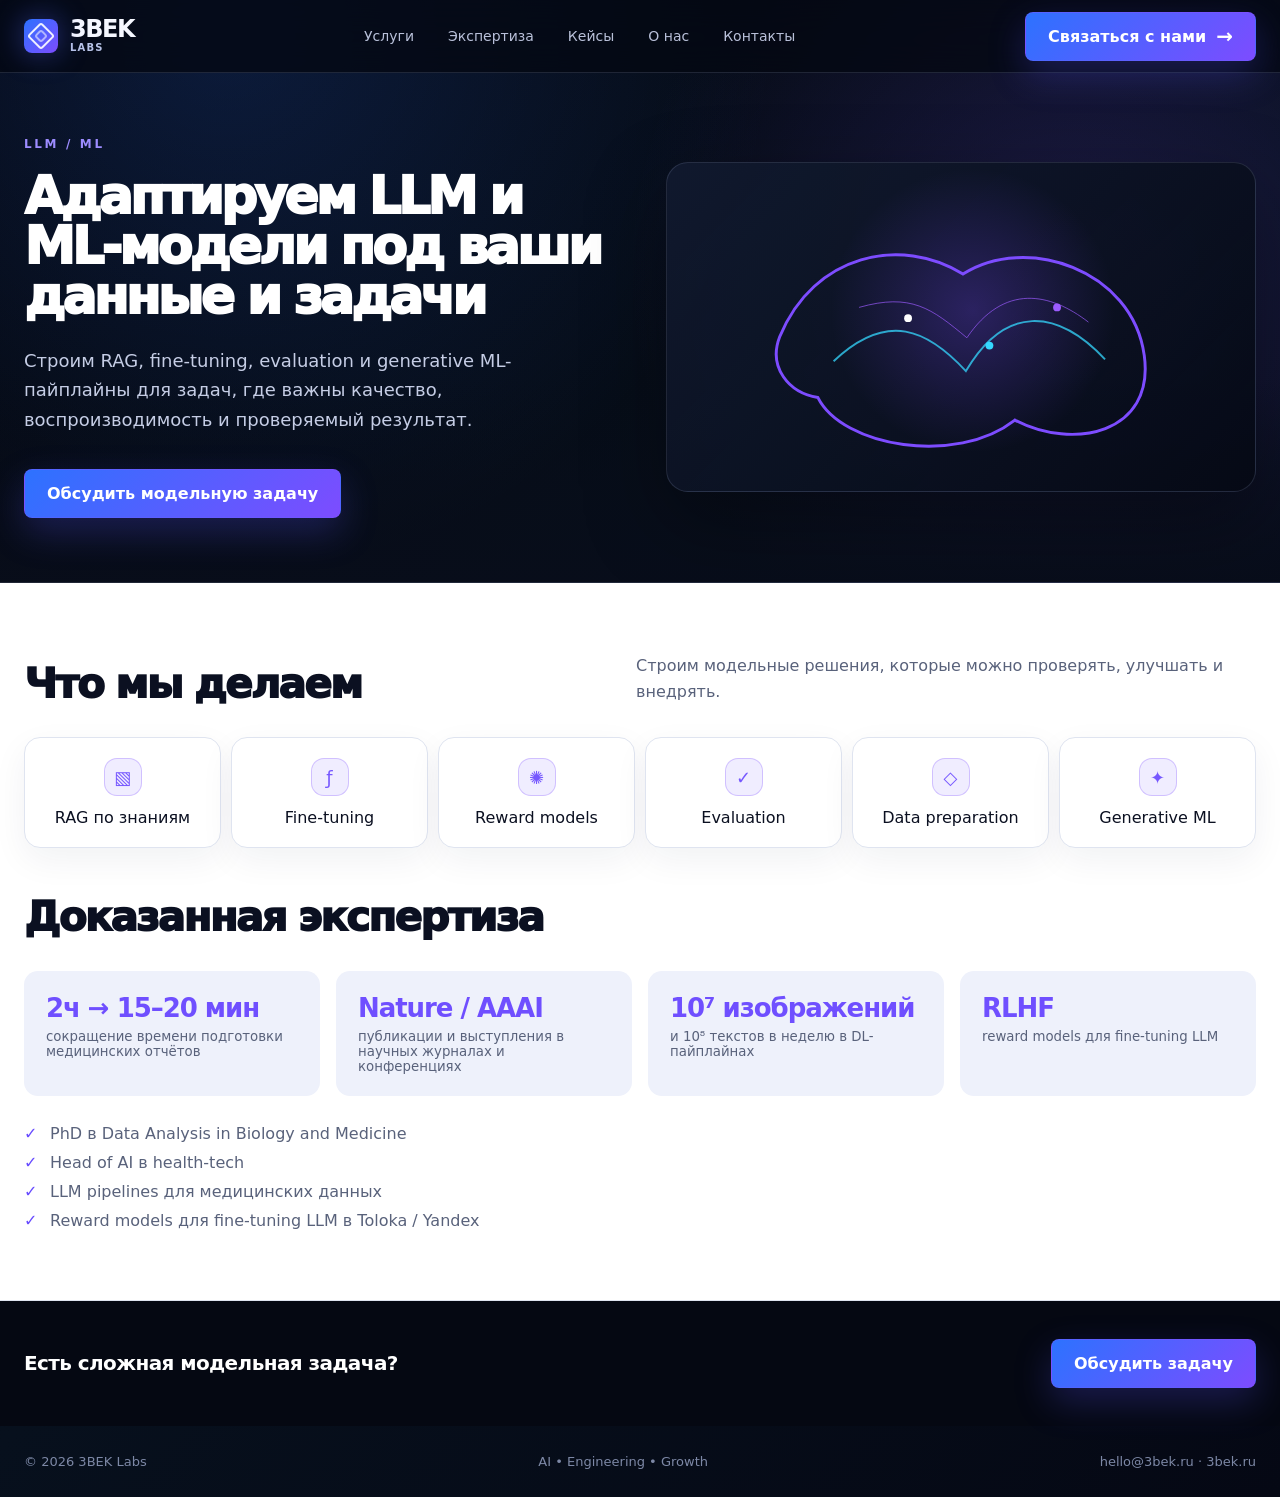
<file: llm-model-adaptation.html>
<!doctype html>
<html lang="ru">
<head>
  <meta charset="utf-8" />
  <meta name="viewport" content="width=device-width, initial-scale=1" />
  <title>Адаптация LLM и ML-моделей — 3BEK Labs</title>
  <meta name="description" content="3BEK Labs — AI-to-Production консалтинг: инженерия, LLM/ML и go-to-market." />
  <style>

:root{
  --bg:#050812;
  --bg2:#0a1222;
  --panel:#0d1526;
  --panel2:#121b31;
  --line:rgba(154,166,202,.18);
  --line2:rgba(124,87,255,.36);
  --text:#f5f7ff;
  --muted:#aeb7ce;
  --soft:#d7dff7;
  --blue:#2d72ff;
  --violet:#7d4cff;
  --violet2:#9c5cff;
  --cyan:#35d8ff;
  --white:#f6f7fb;
  --ink:#0b1021;
  --ink2:#2d3451;
  --surface:#ffffff;
  --surface2:#f2f4fb;
  --shadow:0 30px 80px rgba(0,0,0,.36);
  --r:24px;
}
*{box-sizing:border-box}
html{scroll-behavior:smooth}
body{
  margin:0;
  font-family:Inter, ui-sans-serif, system-ui, -apple-system, BlinkMacSystemFont, "Segoe UI", Arial, sans-serif;
  color:var(--text);
  background:
    radial-gradient(circle at 18% 2%, rgba(45,114,255,.18), transparent 34rem),
    radial-gradient(circle at 84% 18%, rgba(125,76,255,.18), transparent 28rem),
    linear-gradient(135deg,#04060d,#07101d 52%,#050814);
  font-size:16px;
}
a{color:inherit;text-decoration:none}
p{line-height:1.65;color:var(--muted);margin:0}
img{max-width:100%;display:block}
.container{width:min(1440px, calc(100% - 48px));margin:auto}
.header{
  position:sticky;top:0;z-index:20;
  backdrop-filter:blur(18px);
  background:rgba(5,8,18,.78);
  border-bottom:1px solid var(--line);
}
.nav{height:72px;display:flex;align-items:center;justify-content:space-between;gap:28px}
.logo{display:flex;align-items:center;gap:12px;font-weight:900;letter-spacing:-.06em;text-transform:uppercase;line-height:.86;font-size:24px}
.logo-mark{width:34px;height:34px;border-radius:8px;position:relative;background:linear-gradient(135deg,var(--blue),var(--violet));box-shadow:0 0 30px rgba(84,99,255,.45)}
.logo-mark:before,.logo-mark:after{content:"";position:absolute;inset:7px;border:2px solid rgba(255,255,255,.9);transform:rotate(45deg);border-radius:3px}
.logo-mark:after{inset:12px;opacity:.6}
.logo small{display:block;font-size:10px;letter-spacing:.12em;color:#b9c4e8;margin-top:4px}
.nav-links{display:flex;align-items:center;gap:34px;font-size:14px;color:#dce4ff}
.nav-links a{opacity:.84}.nav-links a:hover{opacity:1;color:white}
.btn{display:inline-flex;align-items:center;justify-content:center;gap:10px;border:1px solid var(--line2);padding:14px 22px;border-radius:8px;background:linear-gradient(135deg,var(--blue),var(--violet));color:white;font-weight:800;box-shadow:0 14px 36px rgba(88,83,255,.25);transition:.2s transform,.2s box-shadow}
.btn:hover{transform:translateY(-2px);box-shadow:0 18px 44px rgba(88,83,255,.34)}
.btn.secondary{background:rgba(255,255,255,.03);box-shadow:none;border-color:rgba(255,255,255,.24)}
.btn.dark{background:#0b1021;color:#fff;border-color:#182544;box-shadow:none}
.arrow{font-size:20px;line-height:0}
.hero{position:relative;overflow:hidden;border-bottom:1px solid var(--line)}
.hero .container{position:relative;z-index:2}
.hero-main{min-height:620px;display:grid;grid-template-columns:1fr 1.25fr;align-items:center;gap:50px;padding:72px 0 48px}
.eyebrow{font-size:12px;text-transform:uppercase;letter-spacing:.22em;color:#9d8cff;font-weight:900;margin-bottom:20px}
h1{margin:0;color:white;font-size:clamp(42px,5.1vw,82px);line-height:.98;letter-spacing:-.065em;font-weight:950}
h2{font-size:clamp(30px,3.2vw,54px);line-height:1.04;letter-spacing:-.05em;margin:0;color:white;font-weight:950}
h3{font-size:22px;letter-spacing:-.03em;margin:0;color:white}
.gradient-text{background:linear-gradient(90deg,#4a86ff,#9c5cff 70%,#35d8ff);-webkit-background-clip:text;background-clip:text;color:transparent}
.lead{margin-top:24px;font-size:18px;max-width:690px;color:#c5cde5}
.cta-row{display:flex;gap:16px;flex-wrap:wrap;margin-top:34px}
.visual-card{position:relative;min-height:430px;border-radius:var(--r);overflow:hidden;background:radial-gradient(circle at 55% 50%,rgba(125,76,255,.28),transparent 38%),linear-gradient(135deg,rgba(9,17,36,.85),rgba(2,4,12,.7));border:1px solid var(--line);box-shadow:var(--shadow)}
.visual-card.hero-wave{border:none;background:transparent;box-shadow:none;min-height:500px}
.wave-svg{position:absolute;inset:0;width:100%;height:100%;filter:drop-shadow(0 0 24px rgba(95,78,255,.5))}
.starfield:before{content:"";position:absolute;inset:-20%;opacity:.52;background-image:radial-gradient(#d8e8ff 1px, transparent 1px);background-size:42px 42px;mask-image:linear-gradient(90deg,transparent,black 18%,black 82%,transparent)}
.hero:after{content:"";position:absolute;inset:auto 0 0;height:40%;background:linear-gradient(180deg,transparent,rgba(8,13,26,.95));z-index:1}
.section{padding:80px 0;border-bottom:1px solid var(--line)}
.section.tight{padding:48px 0}
.section-title{display:flex;align-items:end;justify-content:space-between;gap:24px;margin-bottom:32px}.section-title p{max-width:620px}
.cards{display:grid;gap:18px}.cards.cols-3{grid-template-columns:repeat(3,1fr)}.cards.cols-4{grid-template-columns:repeat(4,1fr)}.cards.cols-6{grid-template-columns:repeat(6,1fr)}
.dark-card{background:linear-gradient(180deg,rgba(18,27,49,.94),rgba(10,17,31,.94));border:1px solid var(--line);border-radius:16px;padding:26px;position:relative;overflow:hidden;box-shadow:0 22px 58px rgba(0,0,0,.22)}
.dark-card:after{content:"";position:absolute;right:-90px;top:-90px;width:180px;height:180px;background:radial-gradient(circle,rgba(125,76,255,.18),transparent 70%)}
.icon{width:44px;height:44px;border-radius:13px;display:grid;place-items:center;background:rgba(125,76,255,.12);border:1px solid rgba(125,76,255,.28);font-size:22px;color:#b18aff;margin-bottom:20px}
.dark-card p{font-size:14px}.link-more{display:inline-flex;margin-top:18px;color:#ad8cff;font-weight:800;font-size:14px}.metrics{display:grid;grid-template-columns:repeat(4,1fr);gap:18px}.metric{background:linear-gradient(180deg,rgba(18,27,49,.96),rgba(12,18,32,.94));border:1px solid var(--line);border-radius:14px;padding:22px}.metric b{display:block;font-size:36px;letter-spacing:-.05em;color:#9c70ff}.metric span{font-size:14px;color:#c7d0eb}.metric small{display:block;color:#8f9aba;margin-top:6px;line-height:1.45}
.audience{display:grid;grid-template-columns:repeat(6,1fr);gap:12px}.audience .chip{padding:18px 10px;text-align:center;border:1px solid var(--line);border-radius:14px;background:rgba(255,255,255,.025);font-size:13px;color:#d6def4}.chip-icon{font-size:24px;display:block;margin-bottom:8px;color:#9f7bff}
.team-grid{display:grid;grid-template-columns:repeat(3,1fr);gap:18px}.person{display:grid;grid-template-columns:120px 1fr;gap:20px;align-items:center}.avatar{width:120px;height:140px;border-radius:16px;background:linear-gradient(135deg,#16243d,#070b15);border:1px solid var(--line);position:relative;overflow:hidden;display:grid;place-items:center;color:white;font-size:38px;font-weight:900}.avatar:before{content:"";position:absolute;inset:0;background:radial-gradient(circle at 50% 22%,rgba(53,216,255,.28),transparent 28%),radial-gradient(circle at 55% 80%,rgba(125,76,255,.25),transparent 36%)}.avatar span{position:relative;z-index:2}.role{color:#8f73ff;font-weight:900;font-size:14px;margin:6px 0 12px}.person p{font-size:14px}.logos{display:flex;justify-content:space-between;align-items:center;gap:28px;opacity:.78;font-size:28px;font-weight:900;letter-spacing:-.03em;color:#e7ebfa;filter:grayscale(1)}
.footer-cta{display:grid;grid-template-columns:1.2fr .8fr;gap:40px;align-items:center;border:1px solid var(--line);background:linear-gradient(135deg,rgba(24,36,64,.92),rgba(8,12,24,.95));padding:48px;border-radius:22px;position:relative;overflow:hidden}.footer-cta:after{content:"";position:absolute;right:-10%;bottom:-60%;width:55%;height:160%;background:radial-gradient(circle,rgba(125,76,255,.2),transparent 70%)}.footer-cta>*{position:relative;z-index:2}.contacts{display:flex;gap:24px;align-items:center;flex-wrap:wrap;color:#c8d2ea}.footer{padding:28px 0;color:#7d88a6;font-size:13px}.footer .container{display:flex;justify-content:space-between;gap:24px;flex-wrap:wrap}
.light-wrap{background:var(--surface);color:var(--ink);border-bottom:1px solid #dfe4f0}.light-wrap h2,.light-wrap h3{color:var(--ink)}.light-wrap p{color:#59627b}.light-section{padding:70px 0}.light-grid{display:grid;gap:18px}.light-grid.cols-2{grid-template-columns:repeat(2,1fr)}.light-grid.cols-3{grid-template-columns:repeat(3,1fr)}.light-grid.cols-4{grid-template-columns:repeat(4,1fr)}.light-card{border:1px solid #dfe4f0;border-radius:16px;padding:24px;background:#fff;box-shadow:0 12px 35px rgba(19,31,62,.06)}.light-card .icon{background:#f0edff;color:#7658ff}.light-card ul,.checklist{list-style:none;padding:0;margin:18px 0 0;display:grid;gap:10px;color:#59627b}.light-card li,.checklist li{position:relative;padding-left:26px}.light-card li:before,.checklist li:before{content:"✓";position:absolute;left:0;color:#674bff;font-weight:900}.subhero{min-height:420px;display:grid;grid-template-columns:1fr 1fr;align-items:center;gap:52px;padding:64px 0}.subhero h1{font-size:clamp(38px,4vw,68px)}.subhero-visual{height:330px;border-radius:22px;position:relative;overflow:hidden;border:1px solid var(--line);background:linear-gradient(135deg,rgba(17,26,47,.95),rgba(5,9,20,.9));box-shadow:var(--shadow)}
.dark-bottom{background:var(--bg);padding:38px 0}.mini-cta{display:flex;justify-content:space-between;gap:24px;align-items:center}.mini-cta h3{font-size:20px}.proof-row{display:grid;grid-template-columns:repeat(4,1fr);gap:16px}.proof{background:#eef1fb;border-radius:14px;padding:22px}.proof b{font-size:26px;display:block;color:#6f4fff;letter-spacing:-.04em}.proof small{display:block;color:#59627b;margin-top:6px}.process{counter-reset:step;display:grid;gap:14px}.process-item{counter-increment:step;display:grid;grid-template-columns:54px 1fr;gap:18px;align-items:start}.process-item:before{content:counter(step, decimal-leading-zero);display:grid;place-items:center;width:48px;height:48px;border-radius:14px;background:#f0edff;color:#674bff;font-weight:900}.before-after{display:grid;grid-template-columns:repeat(2,1fr);gap:18px}.scenario{display:flex;align-items:center;gap:14px}.scenario .small-icon{width:42px;height:42px;border-radius:12px;background:#f0edff;display:grid;place-items:center;color:#684dff;font-size:20px;flex:0 0 auto}.hero-blueprint{background-image:linear-gradient(rgba(125,76,255,.1) 1px, transparent 1px),linear-gradient(90deg,rgba(125,76,255,.1) 1px, transparent 1px);background-size:32px 32px}.hero-blueprint:after{content:"";position:absolute;inset:0;background:radial-gradient(circle at 65% 35%,rgba(45,114,255,.25),transparent 42%)}
.radar{position:absolute;inset:0;background:radial-gradient(circle at 55% 50%,rgba(125,76,255,.24),transparent 3%,transparent 7%,rgba(125,76,255,.2) 7.2%,transparent 7.6%,transparent 18%,rgba(125,76,255,.16) 18.2%,transparent 18.6%,transparent 30%,rgba(125,76,255,.14) 30.2%,transparent 30.6%,transparent 42%,rgba(125,76,255,.12) 42.2%,transparent 42.6%),linear-gradient(90deg,transparent 54.8%,rgba(125,76,255,.55) 55%,transparent 55.2%),linear-gradient(0deg,transparent 49.8%,rgba(125,76,255,.38) 50%,transparent 50.2%)}.radar:before{content:"";position:absolute;left:55%;top:50%;width:46%;height:2px;background:linear-gradient(90deg,rgba(125,76,255,.9),transparent);transform-origin:left;animation:scan 7s linear infinite}.radar-dot{position:absolute;width:12px;height:12px;border-radius:50%;background:#a78bff;box-shadow:0 0 20px #a78bff}.d1{left:52%;top:24%}.d2{left:72%;top:49%}.d3{left:43%;top:68%}.d4{left:62%;top:63%}@keyframes scan{to{transform:rotate(360deg)}}
.brain{position:absolute;inset:0;background:radial-gradient(circle at 52% 45%,rgba(125,76,255,.28),transparent 40%)}.brain svg,.iso svg,.dashboard svg,.health svg,.car svg{position:absolute;inset:0;width:100%;height:100%}.iso{position:absolute;inset:0;background-image:linear-gradient(rgba(68,115,255,.1) 1px,transparent 1px),linear-gradient(90deg,rgba(68,115,255,.1) 1px,transparent 1px);background-size:26px 26px}.dashboard{position:absolute;inset:0;background:radial-gradient(circle at 70% 20%,rgba(125,76,255,.25),transparent 34%)}.car{position:absolute;inset:0;background:radial-gradient(circle at 60% 48%,rgba(45,114,255,.22),transparent 40%)}.health{position:absolute;inset:0;background:radial-gradient(circle at 68% 38%,rgba(53,216,255,.18),transparent 40%)}
.service-strip{display:grid;grid-template-columns:repeat(6,1fr);gap:10px}.service-mini{text-align:center;padding:20px 10px}.service-mini .icon{margin:0 auto 12px;width:38px;height:38px;font-size:18px}.stats-band{padding:46px 0;background:#0b1120;border-top:1px solid var(--line);border-bottom:1px solid var(--line)}
.board-link{display:inline-flex;gap:8px;align-items:center;color:#bda8ff;font-weight:800}
@media (max-width:1100px){.hero-main,.subhero{grid-template-columns:1fr}.cards.cols-4,.metrics,.proof-row{grid-template-columns:repeat(2,1fr)}.audience,.cards.cols-6{grid-template-columns:repeat(3,1fr)}.team-grid{grid-template-columns:1fr}.person{grid-template-columns:90px 1fr}.avatar{width:90px;height:110px}.logos{font-size:20px;flex-wrap:wrap}.light-grid.cols-4{grid-template-columns:repeat(2,1fr)}}
@media (max-width:760px){.container{width:min(100% - 28px,1440px)}.nav{height:auto;padding:16px 0;align-items:flex-start}.nav-links{display:none}.hero-main{padding:52px 0 34px;min-height:auto}.visual-card.hero-wave{min-height:280px}h1{font-size:42px}.lead{font-size:16px}.cards.cols-3,.cards.cols-4,.metrics,.proof-row,.audience,.light-grid.cols-2,.light-grid.cols-3,.light-grid.cols-4,.before-after{grid-template-columns:1fr}.footer-cta,.mini-cta{grid-template-columns:1fr;display:grid}.section,.light-section{padding:52px 0}.subhero-visual{height:260px}.service-strip{grid-template-columns:repeat(2,1fr)}}

</style>
  <meta name="3bek-build" content="v3-standalone-inline-assets" />
</head>
<body class="">

<header class="header">
  <div class="container nav">
    <a class="logo" href="index.html" aria-label="3BEK Labs">
      <span class="logo-mark"></span><span>3BEK<br><small>Labs</small></span>
    </a>
    <nav class="nav-links">
      <a href="index.html#services">Услуги</a>
      <a href="index.html#expertise">Экспертиза</a>
      <a href="cases.html">Кейсы</a>
      <a href="index.html#team">О нас</a>
      <a href="index.html#contacts">Контакты</a>
    </nav>
    <a class="btn" href="mailto:hello@3bek.ru">Связаться с нами <span class="arrow">→</span></a>
  </div>
</header>


<main>
<section class="hero">
  <div class="container subhero">
    <div><div class="eyebrow">LLM / ML</div><h1>Адаптируем LLM и ML-модели под ваши данные и задачи</h1><p class="lead">Строим RAG, fine-tuning, evaluation и generative ML-пайплайны для задач, где важны качество, воспроизводимость и проверяемый результат.</p><div class="cta-row"><a class="btn" href="mailto:hello@3bek.ru">Обсудить модельную задачу</a></div></div>
    <div class="subhero-visual"><div class="brain"><svg viewBox="0 0 600 330" fill="none"><path d="M115 175C150 90 239 72 302 111C366 70 475 106 487 194C498 274 414 291 355 260C295 307 179 287 154 237C124 232 103 206 115 175Z" stroke="#7d4cff" stroke-width="3"/><path d="M170 200C225 148 266 168 305 210C345 142 398 146 447 198" stroke="#35d8ff" stroke-opacity=".75" stroke-width="2"/><path d="M196 145C249 130 270 146 306 176C344 120 391 130 430 160" stroke="#9c5cff" stroke-opacity=".7"/><circle cx="246" cy="156" r="4" fill="#fff"/><circle cx="329" cy="184" r="4" fill="#35d8ff"/><circle cx="398" cy="145" r="4" fill="#9c5cff"/></svg></div></div>
  </div>
</section>

<section class="light-wrap"><div class="container light-section">
  <div class="section-title"><h2>Что мы делаем</h2><p>Строим модельные решения, которые можно проверять, улучшать и внедрять.</p></div>
  <div class="service-strip"><div class="light-card service-mini"><div class="icon">▧</div>RAG по знаниям</div><div class="light-card service-mini"><div class="icon">ƒ</div>Fine-tuning</div><div class="light-card service-mini"><div class="icon">✺</div>Reward models</div><div class="light-card service-mini"><div class="icon">✓</div>Evaluation</div><div class="light-card service-mini"><div class="icon">◇</div>Data preparation</div><div class="light-card service-mini"><div class="icon">✦</div>Generative ML</div></div>
  <div class="section-title" style="margin-top:48px"><h2>Доказанная экспертиза</h2></div>
  <div class="proof-row"><div class="proof"><b>2ч → 15–20 мин</b><small>сокращение времени подготовки медицинских отчётов</small></div><div class="proof"><b>Nature / AAAI</b><small>публикации и выступления в научных журналах и конференциях</small></div><div class="proof"><b>10⁷ изображений</b><small>и 10⁸ текстов в неделю в DL-пайплайнах</small></div><div class="proof"><b>RLHF</b><small>reward models для fine-tuning LLM</small></div></div>
  <ul class="checklist" style="margin-top:28px"><li>PhD в Data Analysis in Biology and Medicine</li><li>Head of AI в health-tech</li><li>LLM pipelines для медицинских данных</li><li>Reward models для fine-tuning LLM в Toloka / Yandex</li></ul>
</div></section>
<section class="dark-bottom"><div class="container mini-cta"><h3>Есть сложная модельная задача?</h3><a class="btn" href="mailto:hello@3bek.ru">Обсудить задачу</a></div></section>

</main>


<footer class="footer">
  <div class="container">
    <span>© <span data-year></span> 3BEK Labs</span>
    <span>AI • Engineering • Growth</span>
    <span>hello@3bek.ru · 3bek.ru</span>
  </div>
</footer>
<script>
document.querySelectorAll('[data-year]').forEach(el=>el.textContent=new Date().getFullYear());
</script>

</body>
</html>
</file>
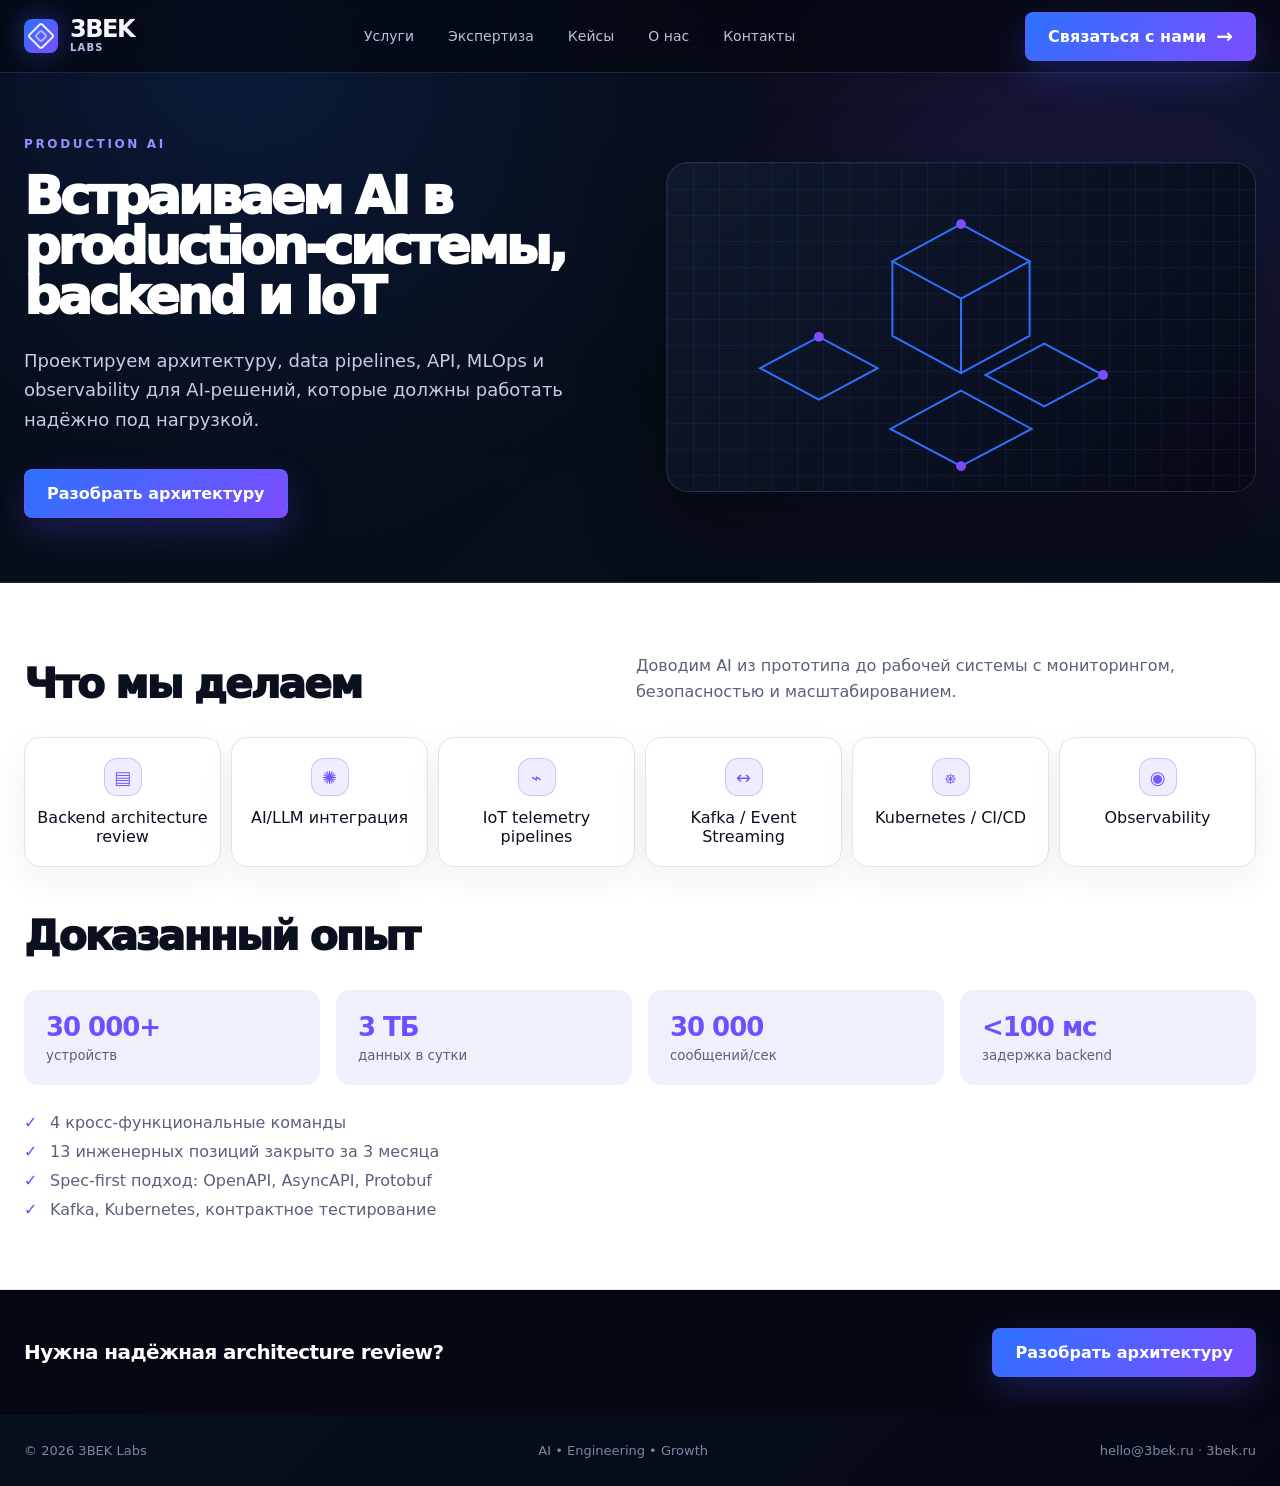
<file: production-ai-iot.html>
<!doctype html>
<html lang="ru">
<head>
  <meta charset="utf-8" />
  <meta name="viewport" content="width=device-width, initial-scale=1" />
  <title>Production AI & IoT — 3BEK Labs</title>
  <meta name="description" content="3BEK Labs — AI-to-Production консалтинг: инженерия, LLM/ML и go-to-market." />
  <style>

:root{
  --bg:#050812;
  --bg2:#0a1222;
  --panel:#0d1526;
  --panel2:#121b31;
  --line:rgba(154,166,202,.18);
  --line2:rgba(124,87,255,.36);
  --text:#f5f7ff;
  --muted:#aeb7ce;
  --soft:#d7dff7;
  --blue:#2d72ff;
  --violet:#7d4cff;
  --violet2:#9c5cff;
  --cyan:#35d8ff;
  --white:#f6f7fb;
  --ink:#0b1021;
  --ink2:#2d3451;
  --surface:#ffffff;
  --surface2:#f2f4fb;
  --shadow:0 30px 80px rgba(0,0,0,.36);
  --r:24px;
}
*{box-sizing:border-box}
html{scroll-behavior:smooth}
body{
  margin:0;
  font-family:Inter, ui-sans-serif, system-ui, -apple-system, BlinkMacSystemFont, "Segoe UI", Arial, sans-serif;
  color:var(--text);
  background:
    radial-gradient(circle at 18% 2%, rgba(45,114,255,.18), transparent 34rem),
    radial-gradient(circle at 84% 18%, rgba(125,76,255,.18), transparent 28rem),
    linear-gradient(135deg,#04060d,#07101d 52%,#050814);
  font-size:16px;
}
a{color:inherit;text-decoration:none}
p{line-height:1.65;color:var(--muted);margin:0}
img{max-width:100%;display:block}
.container{width:min(1440px, calc(100% - 48px));margin:auto}
.header{
  position:sticky;top:0;z-index:20;
  backdrop-filter:blur(18px);
  background:rgba(5,8,18,.78);
  border-bottom:1px solid var(--line);
}
.nav{height:72px;display:flex;align-items:center;justify-content:space-between;gap:28px}
.logo{display:flex;align-items:center;gap:12px;font-weight:900;letter-spacing:-.06em;text-transform:uppercase;line-height:.86;font-size:24px}
.logo-mark{width:34px;height:34px;border-radius:8px;position:relative;background:linear-gradient(135deg,var(--blue),var(--violet));box-shadow:0 0 30px rgba(84,99,255,.45)}
.logo-mark:before,.logo-mark:after{content:"";position:absolute;inset:7px;border:2px solid rgba(255,255,255,.9);transform:rotate(45deg);border-radius:3px}
.logo-mark:after{inset:12px;opacity:.6}
.logo small{display:block;font-size:10px;letter-spacing:.12em;color:#b9c4e8;margin-top:4px}
.nav-links{display:flex;align-items:center;gap:34px;font-size:14px;color:#dce4ff}
.nav-links a{opacity:.84}.nav-links a:hover{opacity:1;color:white}
.btn{display:inline-flex;align-items:center;justify-content:center;gap:10px;border:1px solid var(--line2);padding:14px 22px;border-radius:8px;background:linear-gradient(135deg,var(--blue),var(--violet));color:white;font-weight:800;box-shadow:0 14px 36px rgba(88,83,255,.25);transition:.2s transform,.2s box-shadow}
.btn:hover{transform:translateY(-2px);box-shadow:0 18px 44px rgba(88,83,255,.34)}
.btn.secondary{background:rgba(255,255,255,.03);box-shadow:none;border-color:rgba(255,255,255,.24)}
.btn.dark{background:#0b1021;color:#fff;border-color:#182544;box-shadow:none}
.arrow{font-size:20px;line-height:0}
.hero{position:relative;overflow:hidden;border-bottom:1px solid var(--line)}
.hero .container{position:relative;z-index:2}
.hero-main{min-height:620px;display:grid;grid-template-columns:1fr 1.25fr;align-items:center;gap:50px;padding:72px 0 48px}
.eyebrow{font-size:12px;text-transform:uppercase;letter-spacing:.22em;color:#9d8cff;font-weight:900;margin-bottom:20px}
h1{margin:0;color:white;font-size:clamp(42px,5.1vw,82px);line-height:.98;letter-spacing:-.065em;font-weight:950}
h2{font-size:clamp(30px,3.2vw,54px);line-height:1.04;letter-spacing:-.05em;margin:0;color:white;font-weight:950}
h3{font-size:22px;letter-spacing:-.03em;margin:0;color:white}
.gradient-text{background:linear-gradient(90deg,#4a86ff,#9c5cff 70%,#35d8ff);-webkit-background-clip:text;background-clip:text;color:transparent}
.lead{margin-top:24px;font-size:18px;max-width:690px;color:#c5cde5}
.cta-row{display:flex;gap:16px;flex-wrap:wrap;margin-top:34px}
.visual-card{position:relative;min-height:430px;border-radius:var(--r);overflow:hidden;background:radial-gradient(circle at 55% 50%,rgba(125,76,255,.28),transparent 38%),linear-gradient(135deg,rgba(9,17,36,.85),rgba(2,4,12,.7));border:1px solid var(--line);box-shadow:var(--shadow)}
.visual-card.hero-wave{border:none;background:transparent;box-shadow:none;min-height:500px}
.wave-svg{position:absolute;inset:0;width:100%;height:100%;filter:drop-shadow(0 0 24px rgba(95,78,255,.5))}
.starfield:before{content:"";position:absolute;inset:-20%;opacity:.52;background-image:radial-gradient(#d8e8ff 1px, transparent 1px);background-size:42px 42px;mask-image:linear-gradient(90deg,transparent,black 18%,black 82%,transparent)}
.hero:after{content:"";position:absolute;inset:auto 0 0;height:40%;background:linear-gradient(180deg,transparent,rgba(8,13,26,.95));z-index:1}
.section{padding:80px 0;border-bottom:1px solid var(--line)}
.section.tight{padding:48px 0}
.section-title{display:flex;align-items:end;justify-content:space-between;gap:24px;margin-bottom:32px}.section-title p{max-width:620px}
.cards{display:grid;gap:18px}.cards.cols-3{grid-template-columns:repeat(3,1fr)}.cards.cols-4{grid-template-columns:repeat(4,1fr)}.cards.cols-6{grid-template-columns:repeat(6,1fr)}
.dark-card{background:linear-gradient(180deg,rgba(18,27,49,.94),rgba(10,17,31,.94));border:1px solid var(--line);border-radius:16px;padding:26px;position:relative;overflow:hidden;box-shadow:0 22px 58px rgba(0,0,0,.22)}
.dark-card:after{content:"";position:absolute;right:-90px;top:-90px;width:180px;height:180px;background:radial-gradient(circle,rgba(125,76,255,.18),transparent 70%)}
.icon{width:44px;height:44px;border-radius:13px;display:grid;place-items:center;background:rgba(125,76,255,.12);border:1px solid rgba(125,76,255,.28);font-size:22px;color:#b18aff;margin-bottom:20px}
.dark-card p{font-size:14px}.link-more{display:inline-flex;margin-top:18px;color:#ad8cff;font-weight:800;font-size:14px}.metrics{display:grid;grid-template-columns:repeat(4,1fr);gap:18px}.metric{background:linear-gradient(180deg,rgba(18,27,49,.96),rgba(12,18,32,.94));border:1px solid var(--line);border-radius:14px;padding:22px}.metric b{display:block;font-size:36px;letter-spacing:-.05em;color:#9c70ff}.metric span{font-size:14px;color:#c7d0eb}.metric small{display:block;color:#8f9aba;margin-top:6px;line-height:1.45}
.audience{display:grid;grid-template-columns:repeat(6,1fr);gap:12px}.audience .chip{padding:18px 10px;text-align:center;border:1px solid var(--line);border-radius:14px;background:rgba(255,255,255,.025);font-size:13px;color:#d6def4}.chip-icon{font-size:24px;display:block;margin-bottom:8px;color:#9f7bff}
.team-grid{display:grid;grid-template-columns:repeat(3,1fr);gap:18px}.person{display:grid;grid-template-columns:120px 1fr;gap:20px;align-items:center}.avatar{width:120px;height:140px;border-radius:16px;background:linear-gradient(135deg,#16243d,#070b15);border:1px solid var(--line);position:relative;overflow:hidden;display:grid;place-items:center;color:white;font-size:38px;font-weight:900}.avatar:before{content:"";position:absolute;inset:0;background:radial-gradient(circle at 50% 22%,rgba(53,216,255,.28),transparent 28%),radial-gradient(circle at 55% 80%,rgba(125,76,255,.25),transparent 36%)}.avatar span{position:relative;z-index:2}.role{color:#8f73ff;font-weight:900;font-size:14px;margin:6px 0 12px}.person p{font-size:14px}.logos{display:flex;justify-content:space-between;align-items:center;gap:28px;opacity:.78;font-size:28px;font-weight:900;letter-spacing:-.03em;color:#e7ebfa;filter:grayscale(1)}
.footer-cta{display:grid;grid-template-columns:1.2fr .8fr;gap:40px;align-items:center;border:1px solid var(--line);background:linear-gradient(135deg,rgba(24,36,64,.92),rgba(8,12,24,.95));padding:48px;border-radius:22px;position:relative;overflow:hidden}.footer-cta:after{content:"";position:absolute;right:-10%;bottom:-60%;width:55%;height:160%;background:radial-gradient(circle,rgba(125,76,255,.2),transparent 70%)}.footer-cta>*{position:relative;z-index:2}.contacts{display:flex;gap:24px;align-items:center;flex-wrap:wrap;color:#c8d2ea}.footer{padding:28px 0;color:#7d88a6;font-size:13px}.footer .container{display:flex;justify-content:space-between;gap:24px;flex-wrap:wrap}
.light-wrap{background:var(--surface);color:var(--ink);border-bottom:1px solid #dfe4f0}.light-wrap h2,.light-wrap h3{color:var(--ink)}.light-wrap p{color:#59627b}.light-section{padding:70px 0}.light-grid{display:grid;gap:18px}.light-grid.cols-2{grid-template-columns:repeat(2,1fr)}.light-grid.cols-3{grid-template-columns:repeat(3,1fr)}.light-grid.cols-4{grid-template-columns:repeat(4,1fr)}.light-card{border:1px solid #dfe4f0;border-radius:16px;padding:24px;background:#fff;box-shadow:0 12px 35px rgba(19,31,62,.06)}.light-card .icon{background:#f0edff;color:#7658ff}.light-card ul,.checklist{list-style:none;padding:0;margin:18px 0 0;display:grid;gap:10px;color:#59627b}.light-card li,.checklist li{position:relative;padding-left:26px}.light-card li:before,.checklist li:before{content:"✓";position:absolute;left:0;color:#674bff;font-weight:900}.subhero{min-height:420px;display:grid;grid-template-columns:1fr 1fr;align-items:center;gap:52px;padding:64px 0}.subhero h1{font-size:clamp(38px,4vw,68px)}.subhero-visual{height:330px;border-radius:22px;position:relative;overflow:hidden;border:1px solid var(--line);background:linear-gradient(135deg,rgba(17,26,47,.95),rgba(5,9,20,.9));box-shadow:var(--shadow)}
.dark-bottom{background:var(--bg);padding:38px 0}.mini-cta{display:flex;justify-content:space-between;gap:24px;align-items:center}.mini-cta h3{font-size:20px}.proof-row{display:grid;grid-template-columns:repeat(4,1fr);gap:16px}.proof{background:#eef1fb;border-radius:14px;padding:22px}.proof b{font-size:26px;display:block;color:#6f4fff;letter-spacing:-.04em}.proof small{display:block;color:#59627b;margin-top:6px}.process{counter-reset:step;display:grid;gap:14px}.process-item{counter-increment:step;display:grid;grid-template-columns:54px 1fr;gap:18px;align-items:start}.process-item:before{content:counter(step, decimal-leading-zero);display:grid;place-items:center;width:48px;height:48px;border-radius:14px;background:#f0edff;color:#674bff;font-weight:900}.before-after{display:grid;grid-template-columns:repeat(2,1fr);gap:18px}.scenario{display:flex;align-items:center;gap:14px}.scenario .small-icon{width:42px;height:42px;border-radius:12px;background:#f0edff;display:grid;place-items:center;color:#684dff;font-size:20px;flex:0 0 auto}.hero-blueprint{background-image:linear-gradient(rgba(125,76,255,.1) 1px, transparent 1px),linear-gradient(90deg,rgba(125,76,255,.1) 1px, transparent 1px);background-size:32px 32px}.hero-blueprint:after{content:"";position:absolute;inset:0;background:radial-gradient(circle at 65% 35%,rgba(45,114,255,.25),transparent 42%)}
.radar{position:absolute;inset:0;background:radial-gradient(circle at 55% 50%,rgba(125,76,255,.24),transparent 3%,transparent 7%,rgba(125,76,255,.2) 7.2%,transparent 7.6%,transparent 18%,rgba(125,76,255,.16) 18.2%,transparent 18.6%,transparent 30%,rgba(125,76,255,.14) 30.2%,transparent 30.6%,transparent 42%,rgba(125,76,255,.12) 42.2%,transparent 42.6%),linear-gradient(90deg,transparent 54.8%,rgba(125,76,255,.55) 55%,transparent 55.2%),linear-gradient(0deg,transparent 49.8%,rgba(125,76,255,.38) 50%,transparent 50.2%)}.radar:before{content:"";position:absolute;left:55%;top:50%;width:46%;height:2px;background:linear-gradient(90deg,rgba(125,76,255,.9),transparent);transform-origin:left;animation:scan 7s linear infinite}.radar-dot{position:absolute;width:12px;height:12px;border-radius:50%;background:#a78bff;box-shadow:0 0 20px #a78bff}.d1{left:52%;top:24%}.d2{left:72%;top:49%}.d3{left:43%;top:68%}.d4{left:62%;top:63%}@keyframes scan{to{transform:rotate(360deg)}}
.brain{position:absolute;inset:0;background:radial-gradient(circle at 52% 45%,rgba(125,76,255,.28),transparent 40%)}.brain svg,.iso svg,.dashboard svg,.health svg,.car svg{position:absolute;inset:0;width:100%;height:100%}.iso{position:absolute;inset:0;background-image:linear-gradient(rgba(68,115,255,.1) 1px,transparent 1px),linear-gradient(90deg,rgba(68,115,255,.1) 1px,transparent 1px);background-size:26px 26px}.dashboard{position:absolute;inset:0;background:radial-gradient(circle at 70% 20%,rgba(125,76,255,.25),transparent 34%)}.car{position:absolute;inset:0;background:radial-gradient(circle at 60% 48%,rgba(45,114,255,.22),transparent 40%)}.health{position:absolute;inset:0;background:radial-gradient(circle at 68% 38%,rgba(53,216,255,.18),transparent 40%)}
.service-strip{display:grid;grid-template-columns:repeat(6,1fr);gap:10px}.service-mini{text-align:center;padding:20px 10px}.service-mini .icon{margin:0 auto 12px;width:38px;height:38px;font-size:18px}.stats-band{padding:46px 0;background:#0b1120;border-top:1px solid var(--line);border-bottom:1px solid var(--line)}
.board-link{display:inline-flex;gap:8px;align-items:center;color:#bda8ff;font-weight:800}
@media (max-width:1100px){.hero-main,.subhero{grid-template-columns:1fr}.cards.cols-4,.metrics,.proof-row{grid-template-columns:repeat(2,1fr)}.audience,.cards.cols-6{grid-template-columns:repeat(3,1fr)}.team-grid{grid-template-columns:1fr}.person{grid-template-columns:90px 1fr}.avatar{width:90px;height:110px}.logos{font-size:20px;flex-wrap:wrap}.light-grid.cols-4{grid-template-columns:repeat(2,1fr)}}
@media (max-width:760px){.container{width:min(100% - 28px,1440px)}.nav{height:auto;padding:16px 0;align-items:flex-start}.nav-links{display:none}.hero-main{padding:52px 0 34px;min-height:auto}.visual-card.hero-wave{min-height:280px}h1{font-size:42px}.lead{font-size:16px}.cards.cols-3,.cards.cols-4,.metrics,.proof-row,.audience,.light-grid.cols-2,.light-grid.cols-3,.light-grid.cols-4,.before-after{grid-template-columns:1fr}.footer-cta,.mini-cta{grid-template-columns:1fr;display:grid}.section,.light-section{padding:52px 0}.subhero-visual{height:260px}.service-strip{grid-template-columns:repeat(2,1fr)}}

</style>
  <meta name="3bek-build" content="v3-standalone-inline-assets" />
</head>
<body class="">

<header class="header">
  <div class="container nav">
    <a class="logo" href="index.html" aria-label="3BEK Labs">
      <span class="logo-mark"></span><span>3BEK<br><small>Labs</small></span>
    </a>
    <nav class="nav-links">
      <a href="index.html#services">Услуги</a>
      <a href="index.html#expertise">Экспертиза</a>
      <a href="cases.html">Кейсы</a>
      <a href="index.html#team">О нас</a>
      <a href="index.html#contacts">Контакты</a>
    </nav>
    <a class="btn" href="mailto:hello@3bek.ru">Связаться с нами <span class="arrow">→</span></a>
  </div>
</header>


<main>
<section class="hero">
  <div class="container subhero">
    <div><div class="eyebrow">Production AI</div><h1>Встраиваем AI в production-системы, backend и IoT</h1><p class="lead">Проектируем архитектуру, data pipelines, API, MLOps и observability для AI-решений, которые должны работать надёжно под нагрузкой.</p><div class="cta-row"><a class="btn" href="mailto:hello@3bek.ru">Разобрать архитектуру</a></div></div>
    <div class="subhero-visual"><div class="iso"><svg viewBox="0 0 600 330" fill="none"><g stroke="#2d72ff" stroke-width="2"><path d="M300 60l70 38-70 38-70-38 70-38Z"/><path d="M230 98v76l70 38 70-38V98"/><path d="M300 136v76"/><path d="M155 175l60 32-60 32-60-32 60-32Z"/><path d="M385 182l60 32-60 32-60-32 60-32Z"/><path d="M300 230l72 39-72 38-72-38 72-39Z"/></g><g fill="#7d4cff"><circle cx="300" cy="60" r="5"/><circle cx="155" cy="175" r="5"/><circle cx="445" cy="214" r="5"/><circle cx="300" cy="307" r="5"/></g></svg></div></div>
  </div>
</section>

<section class="light-wrap"><div class="container light-section">
  <div class="section-title"><h2>Что мы делаем</h2><p>Доводим AI из прототипа до рабочей системы с мониторингом, безопасностью и масштабированием.</p></div>
  <div class="service-strip"><div class="light-card service-mini"><div class="icon">▤</div>Backend architecture review</div><div class="light-card service-mini"><div class="icon">✺</div>AI/LLM интеграция</div><div class="light-card service-mini"><div class="icon">⌁</div>IoT telemetry pipelines</div><div class="light-card service-mini"><div class="icon">↔</div>Kafka / Event Streaming</div><div class="light-card service-mini"><div class="icon">⎈</div>Kubernetes / CI/CD</div><div class="light-card service-mini"><div class="icon">◉</div>Observability</div></div>
  <div class="section-title" style="margin-top:48px"><h2>Доказанный опыт</h2></div>
  <div class="proof-row"><div class="proof"><b>30 000+</b><small>устройств</small></div><div class="proof"><b>3 ТБ</b><small>данных в сутки</small></div><div class="proof"><b>30 000</b><small>сообщений/сек</small></div><div class="proof"><b>&lt;100 мс</b><small>задержка backend</small></div></div>
  <ul class="checklist" style="margin-top:28px"><li>4 кросс-функциональные команды</li><li>13 инженерных позиций закрыто за 3 месяца</li><li>Spec-first подход: OpenAPI, AsyncAPI, Protobuf</li><li>Kafka, Kubernetes, контрактное тестирование</li></ul>
</div></section>
<section class="dark-bottom"><div class="container mini-cta"><h3>Нужна надёжная architecture review?</h3><a class="btn" href="mailto:hello@3bek.ru">Разобрать архитектуру</a></div></section>

</main>


<footer class="footer">
  <div class="container">
    <span>© <span data-year></span> 3BEK Labs</span>
    <span>AI • Engineering • Growth</span>
    <span>hello@3bek.ru · 3bek.ru</span>
  </div>
</footer>
<script>
document.querySelectorAll('[data-year]').forEach(el=>el.textContent=new Date().getFullYear());
</script>

</body>
</html>
</file>
